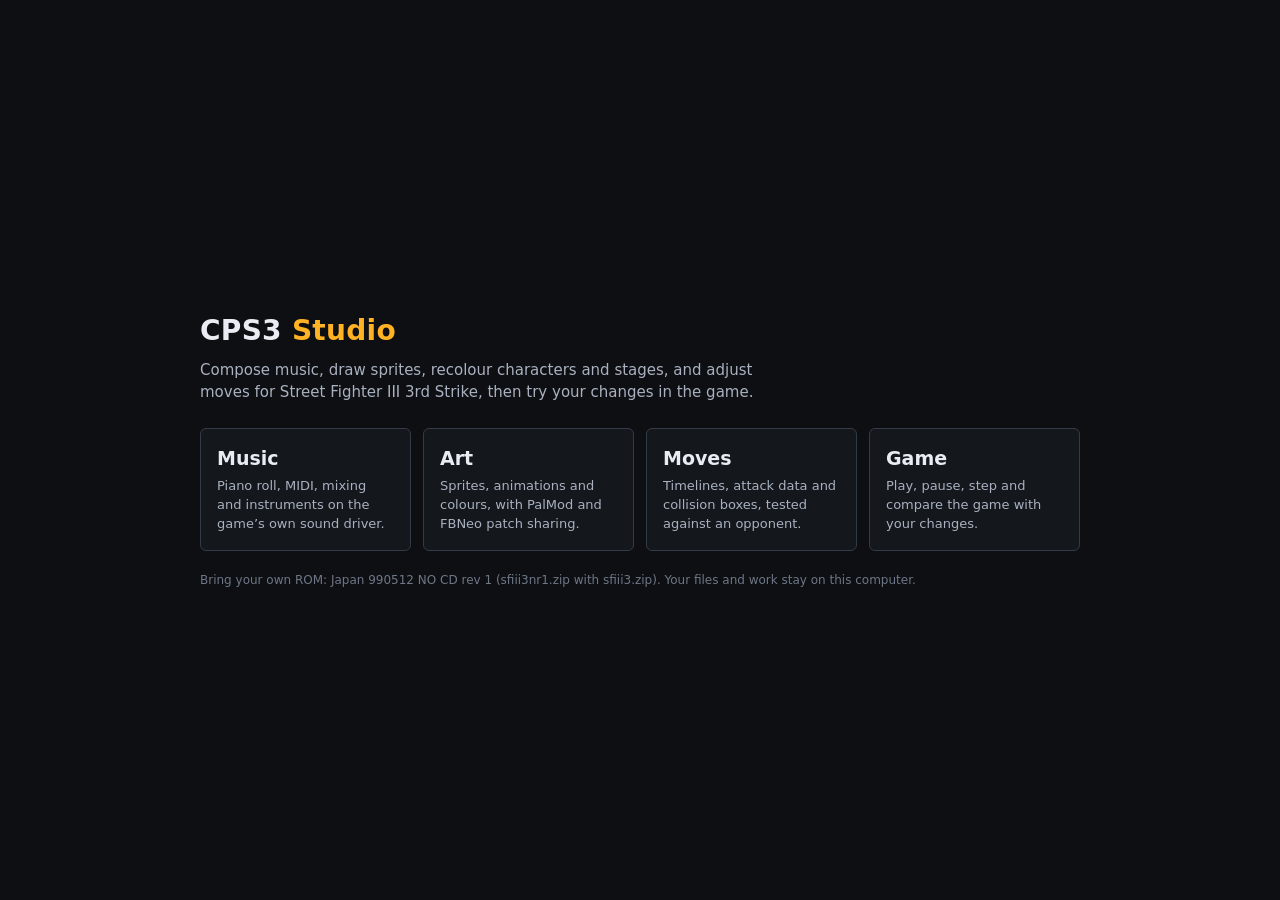
<file: index.html>
<!doctype html>
<html lang="en"><head><meta charset="utf-8"><meta http-equiv="refresh" content="0;url=cps3_studio/index.html"><title>CPS3 Studio</title></head>
<body><p><a href="cps3_studio/index.html">Open CPS3 Studio</a></p></body></html>
</file>
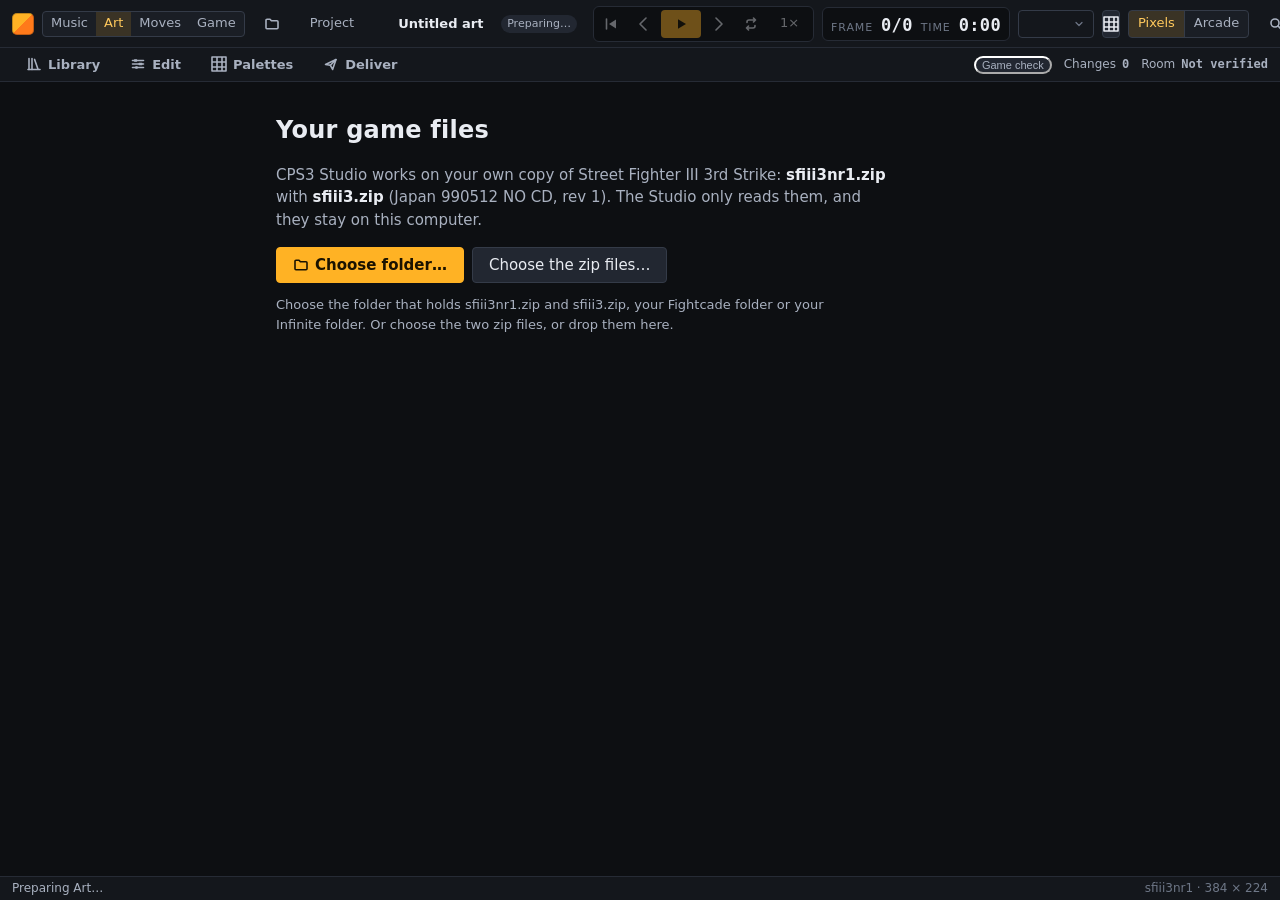
<file: art_editor/index.html>
<!doctype html>
<html lang="en"><head><meta charset="utf-8"><meta name="viewport" content="width=device-width, initial-scale=1"><title>CPS3 Studio &middot; Art</title>
<link rel="stylesheet" href="../studio_kit/kit.css"><link rel="stylesheet" href="studio/art.css"><link rel="stylesheet" href="studio/library.css"><link rel="stylesheet" href="studio/findings.css"><link rel="stylesheet" href="studio/everything.css"><link rel="stylesheet" href="studio/edit.css"><link rel="stylesheet" href="studio/import.css"><link rel="stylesheet" href="studio/palettes.css"><link rel="stylesheet" href="studio/deliver.css"><link rel="stylesheet" href="studio/character/character.css"></head><body><div class="app" id="studio-app">
<div class="topbar"><div class="brand"><span class="mark"></span><span class="wide-only">CPS3 Studio <small>Art</small></span></div><span class="sep"></span>
<input id="project-name" class="field bare project-name" value="Untitled art" aria-label="Project name" data-tip="Project name|Name your artwork project."><span id="saved" class="tag">Preparing&hellip;</span><span class="grow"></span>
<div class="transport"><button class="btn icon" data-action="art.first"></button><button class="btn icon" data-action="art.previous"></button><button id="play" class="btn icon play" data-action="art.play"></button><button class="btn icon" data-action="art.next"></button><button id="loop" class="btn icon" data-action="art.loop"></button><button id="speed" class="btn speed" data-action="art.speed">1×</button></div>
<div class="readout"><small>Frame</small><b id="frame">0/0</b><small>Time</small><b id="time">0:00</b><small class="zoom-label wide-only">Zoom</small><input id="zoom" class="field bare num wide-only" value="800%" aria-label="Zoom" data-tip="Zoom|Type 100 to 6400 per cent. Drawing uses square pixels."></div>
<label class="wide-only" for="colour">Colour</label><select class="field" id="colour" aria-label="Colour"><option>Pens &middot; grey</option></select><button id="every-colour" class="btn icon" aria-label="Every colour" data-tip="Every colour|This frame in each of the character’s colours."></button>
<div class="seg"><button id="pixels" class="on" data-tip="Pixels|Square pixels for drawing.">Pixels</button><button id="arcade" data-tip="Arcade|The screen’s real shape. Pixels are narrower than tall.">Arcade</button></div><button class="btn ghost" data-action="palette.open"><kbd class="wide-only">Ctrl K</kbd></button><button id="settings" class="btn icon ghost" aria-label="Settings" data-tip="Settings|Preview, ROM and local storage settings."></button></div>
<div class="tabs" id="workspaces"><div class="right"><button class="tag" id="game-check" data-tip="Game check|See what your changes need before they go into the game.">Game check</button><span class="budget" data-tip="Changes|Sprites and colours changed in this project.">Changes <b class="num" id="changes">0</b></span><span class="budget" data-tip="Room|Space left in the ROM for your changed sprites, measured after each change. No spare space is assumed.">Room <b class="num" id="room">Not verified</b></span></div></div>
<main id="workspace"></main><footer class="statusbar"><span class="grow hintline" data-status>Preparing Art&hellip;</span><span>sfiii3nr1 &middot; 384 &times; 224</span></footer></div>
<script src="../studio_kit/icons.js"></script><script src="../studio_kit/icons_art.js"></script>
<script src="../studio_kit/kit.js"></script><script src="../studio_kit/panels.js"></script>
<script src="../studio_kit/core/zip.js"></script>
<script src="../studio_kit/core/cps3rom.js"></script>
<script src="../studio_kit/core/sources.js"></script><script src="../studio_kit/core/builder.js"></script><script src="../studio_kit/core/project.js"></script><script src="../studio_kit/project_service.js"></script><script src="../studio_kit/shell.js"></script><script src="../studio_kit/character_projects.js"></script>
<script src="js/limits.js"></script>
<script src="js/codec6.js"></script>
<script src="js/cel.js"></script>
<script src="js/anim.js"></script>
<script src="js/palette.js"></script><script src="js/gill.js"></script><script src="js/extendedcolours.js"></script><script src="js/stagecolours.js"></script>
<script src="js/budget.js"></script>
<script src="js/names.js"></script>
<script src="js/cutcontent.js"></script>
<script src="js/stage.js"></script><script src="js/stage_camera.js"></script>
<script src="js/truecolours.js"></script><script src="studio/everything.js"></script>
<script src="js/census.js"></script>
<script src="js/install.js"></script>
<script src="js/doc.js"></script>
<script src="js/ops.js"></script>
<script src="js/tween.js"></script><script src="js/stretch.js"></script><script src="js/scale.js"></script>
<script src="js/history.js"></script>
<script src="js/png.js"></script>
<script src="js/match.js"></script>
<script src="js/slice.js"></script>
<script src="js/framemap.js"></script>
<script src="js/formats.js"></script>
<script src="js/ramps.js"></script>
<script src="js/palfmt.js"></script><script src="js/palshare.js"></script>
<script src="studio/canvas.js"></script>
<script src="studio/tools.js"></script>
<script src="studio/layers.js"></script>
<script src="studio/penpanel.js"></script>
<script src="studio/preview.js"></script>
<script src="studio/strip.js"></script>
<script src="studio/edit.js"></script>
<script src="studio/import.js"></script>
<script src="../studio_kit/colourpicker.js"></script><script src="studio/palettes.js"></script>
<script src="studio/project_palettes.js"></script>
<script src="js/gamecheck.js"></script>
<script src="js/delivery.js"></script>
<script src="studio/deliver_worker_source.js"></script><script src="studio/census_worker_source.js"></script>
<script src="studio/deliver.js"></script>
<script src="studio/state.js"></script>
<script src="studio/transport.js"></script>
<script src="studio/animation_names.js"></script>
<script src="studio/library.js"></script>
<script src="studio/allcolours.js"></script>
<script src="studio/start.js"></script>
<script src="studio/help.js"></script>
<script src="studio/findings.js"></script>
<script src="studio/discovery_worker_source.js"></script><script src="studio/discovery.js"></script>
<script src="studio/gill.js"></script><script src="studio/character/view.js"></script><script src="studio/character/playback.js"></script><script src="studio/character/workspace.js"></script><script src="studio/character/timeline.js"></script><script src="studio/character/start.js"></script><script src="studio/main.js"></script>
<script src="studio/selftest.js"></script>
</body></html>
</file>
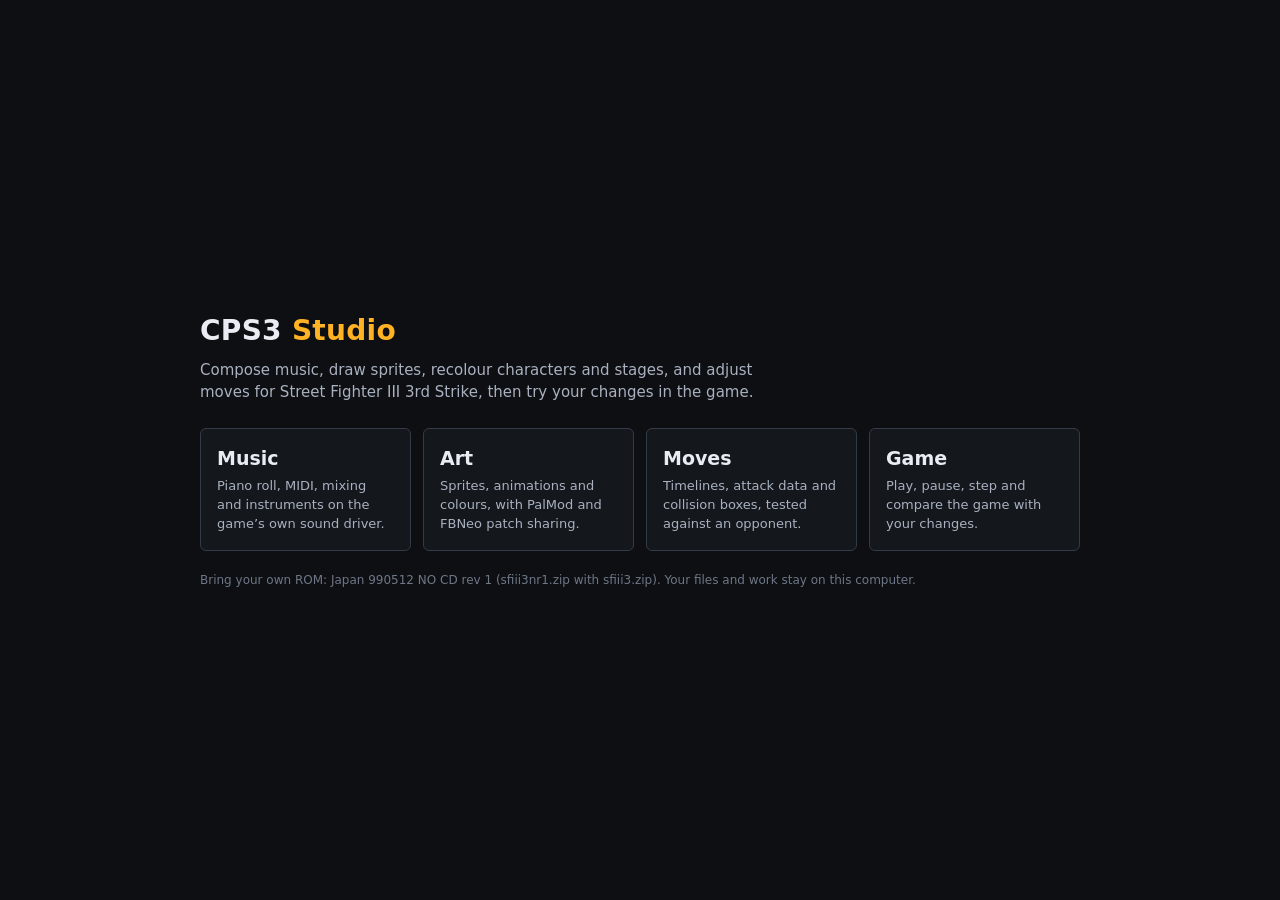
<file: cps3_studio/index.html>
<!doctype html>
<html lang="en"><head><meta charset="utf-8"><meta name="viewport" content="width=device-width, initial-scale=1"><title>CPS3 Studio</title><link rel="stylesheet" href="../studio_kit/kit.css">
<style>
  body { min-height: 100vh; margin: 0; display: flex; align-items: center; justify-content: center; background: var(--bg-0); color: var(--ink); }
  .launch { width: min(880px, calc(100vw - 32px)); padding: 32px 0; }
  .launch h1 { margin: 0; font-size: 28px; letter-spacing: .01em; }
  .launch h1 b { color: var(--accent); }
  .launch .lede { margin: 8px 0 24px; color: var(--ink-2); font-size: var(--t-lg); line-height: 1.5; max-width: 62ch; }
  #modules { display: grid; grid-template-columns: repeat(auto-fit, minmax(190px, 1fr)); gap: 12px; }
  #modules a { display: flex; flex-direction: column; gap: 6px; padding: 16px; min-height: 112px; border: 1px solid var(--line-2); border-radius: var(--r2); background: var(--bg-1); color: var(--ink); text-decoration: none; }
  #modules a:hover, #modules a:focus-visible { border-color: var(--accent); background: var(--bg-2); outline: none; }
  #modules a strong { font-size: var(--t-xl); }
  #modules a span { color: var(--ink-2); font-size: var(--t-md); line-height: 1.45; }
  .launch .foot { margin-top: 20px; color: var(--ink-3); font-size: var(--t-sm); line-height: 1.5; }
  .launch .foot.game { display: flex; flex-wrap: wrap; align-items: center; gap: 6px 10px; }
  .launch .foot.game b { color: var(--ink-2); font-weight: 600; }
  .launch .foot.game .where { overflow-wrap: anywhere; }
  .launch .gamefiles { width: 100%; margin: 20px 0 0; padding: 0; }
</style></head>
<body><main class="launch"><h1>CPS3 <b>Studio</b></h1><p class="lede">Compose music, draw sprites, recolour characters and stages, and adjust moves for Street Fighter III 3rd Strike, then try your changes in the game.</p>
<nav id="modules" aria-label="Studio modules">
<a href="../music_editor/index.html" data-module="music_editor"><strong>Music</strong><span>Piano roll, MIDI, mixing and instruments on the game’s own sound driver.</span></a>
<a href="../art_editor/index.html" data-module="art_editor"><strong>Art</strong><span>Sprites, animations and colours, with PalMod and FBNeo patch sharing.</span></a>
<a href="../move_editor/index.html" data-module="move_editor"><strong>Moves</strong><span>Timelines, attack data and collision boxes, tested against an opponent.</span></a>
<a href="../game_editor/index.html" data-module="game_editor"><strong>Game</strong><span>Play, pause, step and compare the game with your changes.</span></a>
</nav>
<p class="foot">Bring your own ROM: Japan 990512 NO CD rev 1 (sfiii3nr1.zip with sfiii3.zip). Your files and work stay on this computer.</p></main>
<script>
/* A packaged build lists its chosen modules in this page. */
window.CPS3_MODULES = [{ id: 'music_editor', title: 'Music', href: '../music_editor/index.html' }, { id: 'art_editor', title: 'Art', href: '../art_editor/index.html' }, { id: 'move_editor', title: 'Moves', href: '../move_editor/index.html' }, { id: 'game_editor', title: 'Game', href: '../game_editor/index.html' }];
</script><script src="../studio_kit/icons.js"></script><script src="../studio_kit/kit.js"></script><script src="../studio_kit/core/zip.js"></script><script src="../studio_kit/core/cps3rom.js"></script><script src="../studio_kit/core/sources.js"></script><script src="../studio_kit/shell.js"></script>
<script src="../studio_kit/character_projects.js"></script><script>
/* The first run of the local Studio asks for the game files here (Find them automatically / Choose files myself),
   before any module; later visits show which game the Studio uses, with Change. Opened from disk, each module asks. */
(async () => {
  const S = window.CPS3Studio, K = window.Kit, main = document.querySelector('.launch'), title = main.querySelector('h1'), home = [...main.children].filter(n => n !== title);
  const foot = main.querySelector('.foot'), plain = foot.cloneNode(true);
  async function describe() {
    const v = await S.computer(), c = v && v.confirmed, reg = S.sources();
    if (!c) return null;
    const s = reg[c.source], set = v.sets && v.sets.find(x => x.id === c.set);
    const from = c.kind === 'browser' ? 'files you chose' : c.kind === 'fightcade' ? 'Fightcade' : c.kind === 'infinite' ? 'the Infinite client' : 'a folder you chose';
    return { title: s ? s.title : c.source, from, where: c.kind === 'browser' ? '' : (set ? set.client || set.folder : c.folder) || '', missing: c.kind !== 'browser' && !set };
  }
  async function drawFoot() {
    if (!S.served()) { foot.replaceWith(plain); return; }
    await S.confirmKnown(); const d = await describe(); if (!d) return;
    const line = K.el('p.foot.game', null, K.el('span', null, 'Game: ', K.el('b', null, d.title), ', from ' + d.from), d.where ? K.el('span.where', null, d.where) : '',
      d.missing ? K.el('span', { style: 'color: var(--warn)' }, 'These files are no longer there.') : '',
      K.el('button.btn.ghost', { type: 'button', 'data-tip': 'Game files|Choose which game files the Studio uses.', onclick: () => S.changeLocation() }, 'Change…'));
    main.querySelector('.foot').replaceWith(line);
  }
  if (await S.firstRun()) {
    const host = K.el('div'); home.forEach(n => n.remove()); title.after(host);
    S.gameFiles(host, { ready: async () => { host.replaceWith(...home); await drawFoot(); } });
  } else await drawFoot();
  CPS3CharacterProjects.launcher();
})();
</script></body></html>
</file>
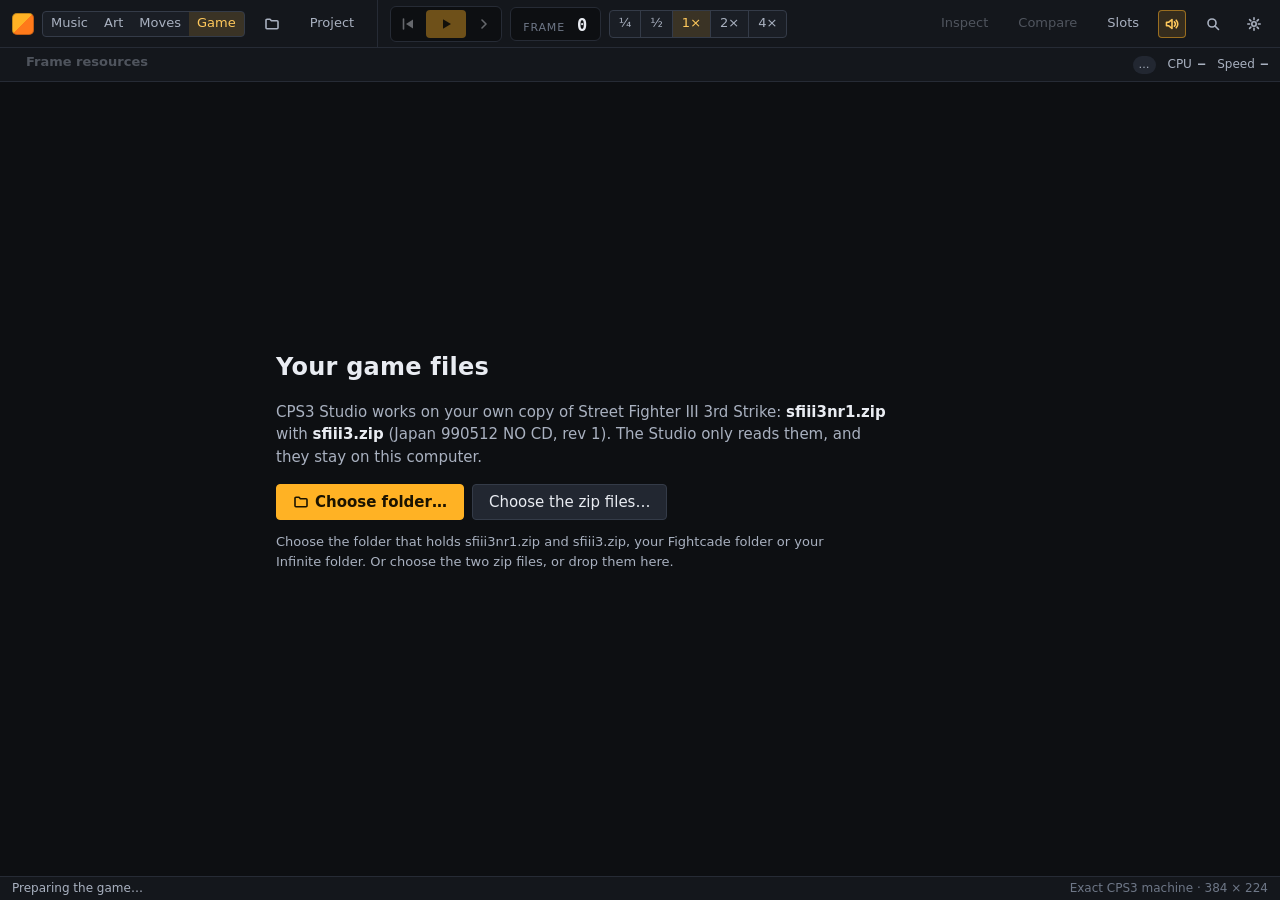
<file: game_editor/index.html>
<!doctype html>
<html lang="en"><head><meta charset="utf-8"><meta name="viewport" content="width=device-width, initial-scale=1"><title>CPS3 Studio &middot; Game</title>
<link rel="stylesheet" href="../studio_kit/kit.css"><link rel="stylesheet" href="studio/game.css"></head><body>
<div class="app" id="studio-app">
  <div class="topbar">
    <div class="brand"><span class="mark"></span><span class="wide-only">CPS3 Studio <small>Game</small></span></div><span class="sep"></span>
    <div class="transport"><button class="btn icon" data-action="game.back"></button><button id="play" class="btn icon play" data-action="game.play"></button><button class="btn icon" data-action="game.step"></button></div>
    <div class="readout"><small>Frame</small><b id="frame">0</b><small class="wide-only">Time</small><b id="time" class="wide-only">0:00</b></div>
    <div class="seg" id="speed" aria-label="Speed"></div>
    <span class="grow"></span>
    <button id="slots" class="btn ghost" data-tip="Save slots|Save or load a moment of the game. Kept on this computer.">Slots</button>
    <button id="sound" class="btn icon ghost" aria-label="Sound" data-tip="Sound|Turn the game’s sound on or off."></button>
    <button class="btn ghost" data-action="palette.open"><kbd class="wide-only">Ctrl K</kbd></button><button id="settings" class="btn icon ghost" aria-label="Settings" data-tip="Settings|Controls, free play, picture size."></button>
  </div>
  <div class="tabs" id="workspaces"><button class="btn ghost" id="resources" data-action="game.resources">Frame resources</button><div class="right"><span class="tag" id="source-tag">&hellip;</span><span class="budget" data-tip="CPU|How busy the game’s processor is this frame, as the emulator counts it. Not a measurement of a real board.">CPU <b class="num" id="cpu">&ndash;</b></span><span class="budget">Speed <b class="num" id="fps">&ndash;</b></span></div></div>
  <main id="workspace"></main>
  <footer class="statusbar"><span class="hintline grow" data-status>Preparing the game&hellip;</span><span id="engine-label">Exact CPS3 machine &middot; 384 &times; 224</span></footer>
</div>
<script src="../studio_kit/icons.js"></script><script src="../studio_kit/kit.js"></script><script src="../studio_kit/panels.js"></script><script src="../studio_kit/core/zip.js"></script><script src="../studio_kit/core/cps3rom.js"></script>
<script src="../studio_kit/game/engine_wasm.js"></script><script src="../studio_kit/game/core.js"></script><script src="../studio_kit/game/start.js"></script><script src="../studio_kit/game/scenarios.js"></script><script src="../studio_kit/game/rom.js"></script><script src="../studio_kit/game/cps3game.js"></script>
<script>window.CPS3_GAME_MODULE = true;</script>
<script src="../studio_kit/core/sources.js"></script><script src="../studio_kit/core/builder.js"></script><script src="../studio_kit/core/project.js"></script><script src="../studio_kit/project_service.js"></script><script src="../studio_kit/shell.js"></script>
<script src="../studio_kit/game/runner.js"></script><script src="../studio_kit/game/comparison.js"></script>
<script src="studio/controls.js"></script><script src="studio/main.js"></script><script src="studio/inspection.js"></script><script src="studio/comparison.js"></script><script src="studio/resources.js"></script>
</body></html>
</file>
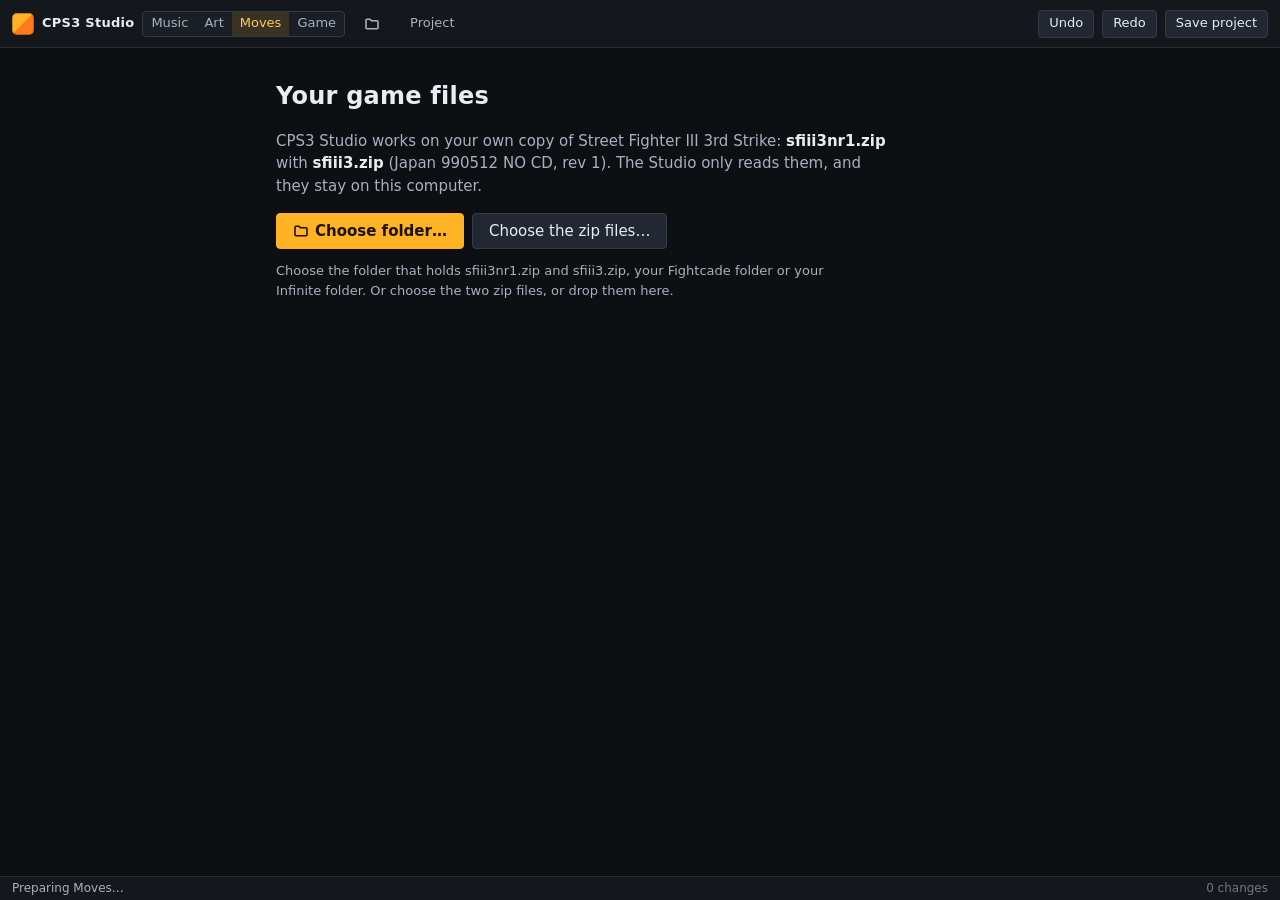
<file: move_editor/index.html>
<!doctype html>
<html lang="en"><head><meta charset="utf-8"><meta name="viewport" content="width=device-width, initial-scale=1"><title>CPS3 Studio · Moves</title>
<link rel="stylesheet" href="../studio_kit/kit.css"><link rel="stylesheet" href="studio/moves.css"></head><body>
<div class="app" id="studio-app">
 <div class="topbar"><div class="brand"><span class="mark"></span>CPS3 Studio <small>Moves</small></div><span class="grow"></span><span id="saved" class="hint" data-tip="Saved|Your changes are saved in this browser as you work."></span><button class="btn" id="undo">Undo</button><button class="btn" id="redo">Redo</button><button class="btn" id="save">Save project</button></div>
 <main id="workspace"></main>
 <footer class="statusbar"><span class="grow hintline" data-kit-status>Preparing Moves…</span><span id="change-count">0 changes</span></footer>
</div>
<script src="../studio_kit/icons.js"></script><script src="../studio_kit/kit.js"></script><script src="../studio_kit/panels.js"></script><script src="../studio_kit/core/zip.js"></script><script src="../studio_kit/core/cps3rom.js"></script>
<script src="../studio_kit/core/sources.js"></script><script src="../studio_kit/core/builder.js"></script><script src="../studio_kit/core/project.js"></script><script src="../studio_kit/project_service.js"></script><script src="../studio_kit/shell.js"></script>
<script src="../art_editor/js/codec6.js"></script><script src="../art_editor/js/cel.js"></script><script src="../art_editor/js/anim.js"></script><script src="../art_editor/js/names.js"></script><script src="../art_editor/js/palette.js"></script><script src="../art_editor/js/extendedcolours.js"></script><script src="../art_editor/studio/animation_names.js"></script>
<script src="../studio_kit/game/engine_wasm.js"></script><script src="../studio_kit/game/core.js"></script><script src="../studio_kit/game/start.js"></script><script src="../studio_kit/game/rom.js"></script><script src="../studio_kit/game/cps3game.js"></script>
<script src="js/schema.js"></script><script src="js/model.js"></script><script src="js/combat.js"></script><script src="studio/combat.js"></script><script src="studio/main.js"></script>
</body></html>
</file>
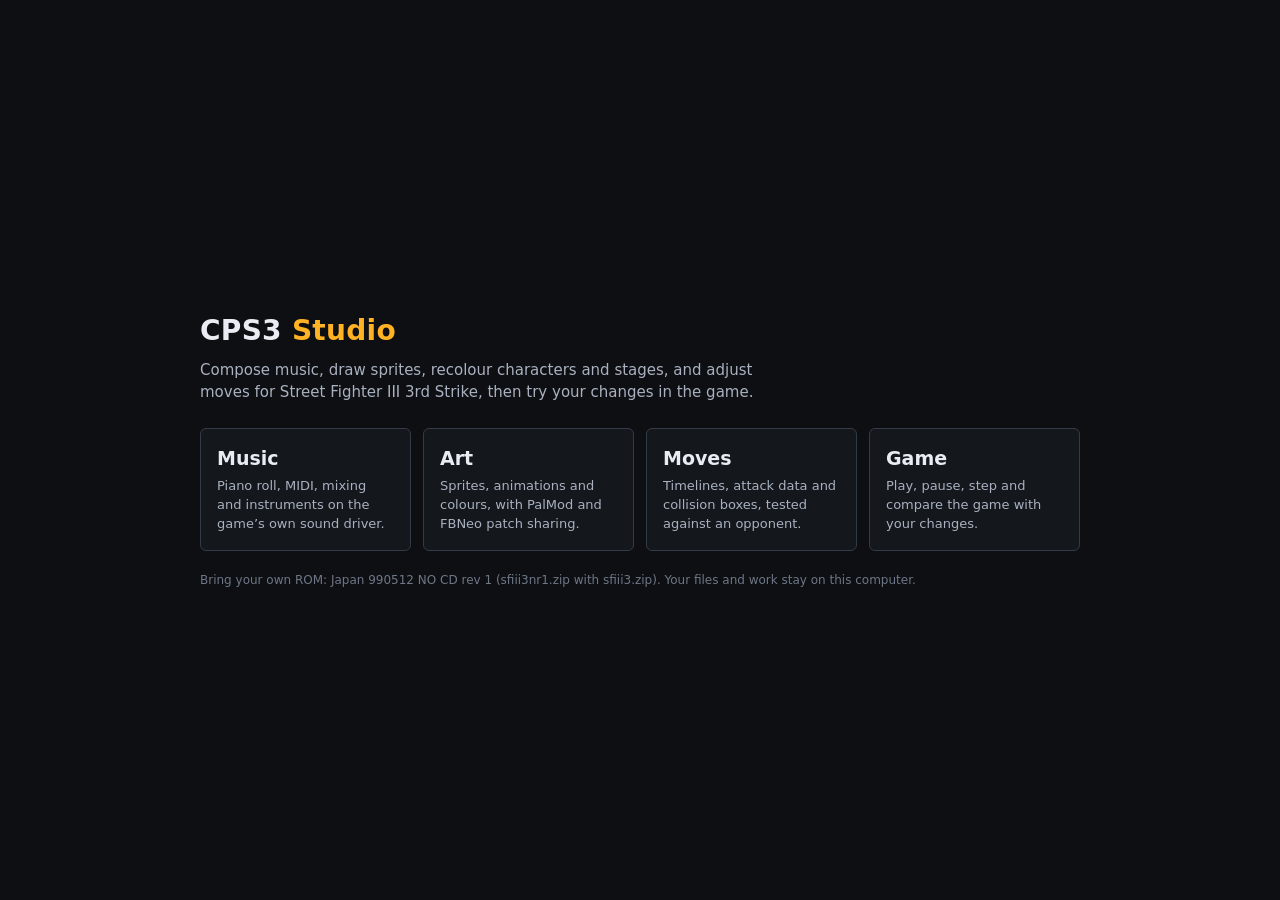
<file: Open CPS3 Studio.html>
<!doctype html><html lang="en"><head><meta charset="utf-8"><meta http-equiv="refresh" content="0;url=cps3_studio/index.html"><title>CPS3 Studio</title></head><body><a href="cps3_studio/index.html">Open CPS3 Studio</a></body></html>
</file>
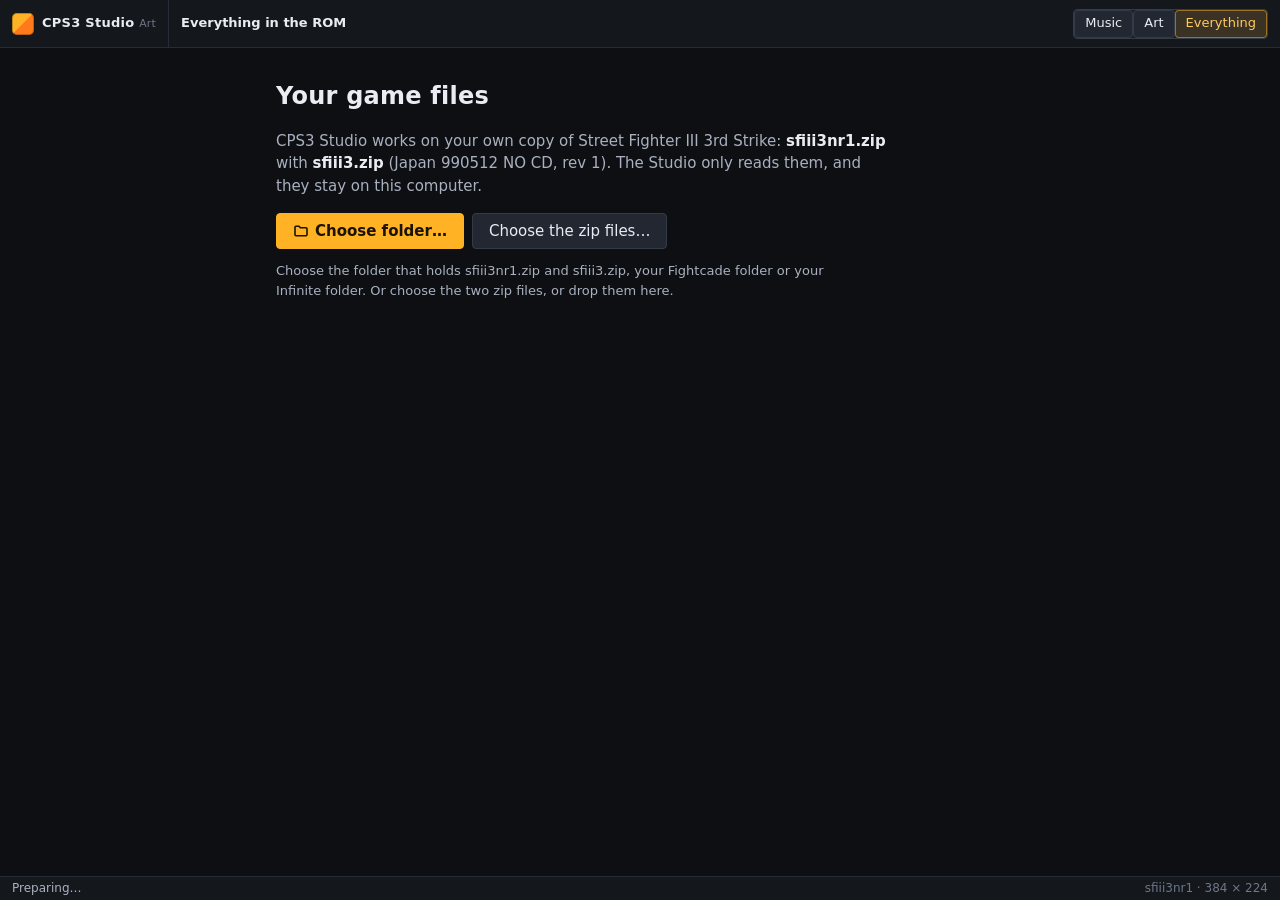
<file: art_editor/everything.html>
<!doctype html>
<html lang="en"><head><meta charset="utf-8"><meta name="viewport" content="width=device-width, initial-scale=1"><title>CPS3 Studio &middot; Art &middot; Everything</title>
<link rel="stylesheet" href="../studio_kit/kit.css"><link rel="stylesheet" href="studio/everything.css">
<style>#workspace{position:relative;min-height:0}.app{grid-template-rows:48px minmax(0,1fr) 24px}.topbar .seg a{text-decoration:none}</style></head><body><div class="app" id="studio-app">
<div class="topbar"><div class="brand"><span class="mark"></span><span>CPS3 Studio <small>Art</small></span></div><span class="sep"></span><b>Everything in the ROM</b><span class="grow"></span>
<nav class="seg" aria-label="Studio mode"><a class="btn" href="../music_editor/index.html" data-tip="Music|Open Music.">Music</a><a class="btn" href="index.html" data-tip="Art|Back to the Art workspaces.">Art</a><a class="btn on" href="everything.html" aria-current="page">Everything</a></nav></div>
<main id="workspace"><div class="empty"><b>Reading every sprite&hellip;</b><p>This takes a few seconds the first time.</p></div></main>
<footer class="statusbar"><span class="grow hintline" data-status>Preparing&hellip;</span><span>sfiii3nr1 &middot; 384 &times; 224</span></footer></div>
<script src="../studio_kit/icons.js"></script><script src="../studio_kit/icons_art.js"></script>
<script src="../studio_kit/kit.js"></script>
<script src="../studio_kit/core/zip.js"></script>
<script src="../studio_kit/core/cps3rom.js"></script>
<script src="../studio_kit/shell.js"></script>
<script src="js/codec6.js"></script><script src="js/cel.js"></script><script src="js/anim.js"></script><script src="js/palette.js"></script><script src="js/names.js"></script><script src="js/cutcontent.js"></script><script src="js/stage.js"></script><script src="js/png.js"></script>
<script src="js/truecolours.js"></script><script src="studio/everything.js"></script>
<script>
(async function () {
  const root = document.getElementById('workspace');
  function boot(rom) {
    Kit.status('Reading every sprite…');
    setTimeout(() => { try { window.everything = ArtEverything.mount(root, { rom }); Kit.status('Every stored sprite is here. Click one to see it; arrows move; type a number to jump.'); } catch (e) { Kit.status(e.message); root.replaceChildren(Object.assign(document.createElement('div'), { className: 'empty', textContent: e.message })); } }, 30);
  }
  CPS3Studio.active = { id: 'art_editor' };
  try { const rom = await CPS3Studio.loadRom({ graphics: true }); if (rom) boot(rom); else CPS3Studio.welcome(root, boot); }
  catch (e) { Kit.status(e.message); CPS3Studio.welcome(root, boot); }
})();
</script></body></html>
</file>
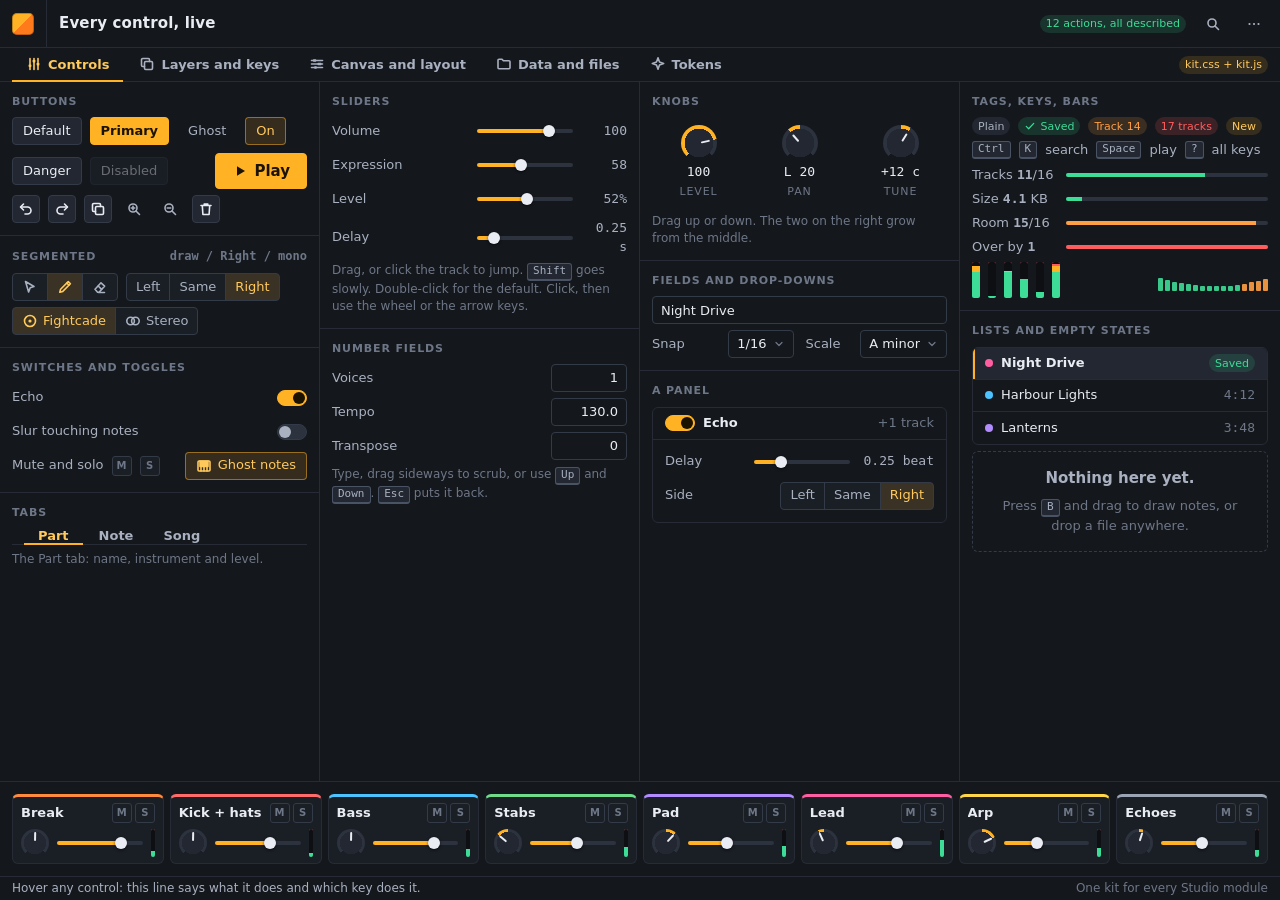
<file: studio_kit/demo.html>
<!doctype html>
<html lang="en">
<head>
<meta charset="utf-8">
<meta name="viewport" content="width=device-width, initial-scale=1">
<title>CPS3 Studio Kit - every control, live</title>
<!-- THE KIT'S REFERENCE PAGE. Every control the kit has, working: kit.css is the look, kit.js is the behaviour. Nothing here is specific to a
     module. Pictures for review: python checks/shot.py ../studio_kit/demo.html [name] [--size 1280x720]; add #tab=layers|canvas|data|tokens and
     &show=tip|menu|select|dialog|confirm|prompt|palette|keymap|toasts to open a layer. #selftest runs the kit's own browser checks. -->
<link rel="stylesheet" href="kit.css">
<style>
  /* layout for this page only: grids, gaps, sizes. Every colour, size of type and shape is a kit token. */
  .pages { display: flex; min-width: 0; min-height: 0; background: var(--bg-0); }
  .page { flex: 1 1 auto; min-width: 0; min-height: 0; display: grid; grid-template-rows: minmax(0, 1fr) auto; }
  .page > .cols { display: grid; min-height: 0; min-width: 0; }
  .cols.c4 { grid-template-columns: repeat(4, minmax(0, 1fr)); }
  .cols.c3 { grid-template-columns: repeat(3, minmax(0, 1fr)); }
  .cols.c2 { grid-template-columns: minmax(0, 1.05fr) minmax(0, 1fr); }
  .col { min-width: 0; min-height: 0; overflow: auto; background: var(--bg-1); border-right: 1px solid var(--line); }
  .col:last-child { border-right: 0; }
  .col > header { display: flex; align-items: center; gap: var(--s2); height: 40px; padding: 0 var(--s3); border-bottom: 1px solid var(--line); }
  .group > h3 .num { text-transform: none; letter-spacing: 0; font-size: var(--t-sm); color: var(--ink-3); }
  .row { display: flex; flex-wrap: wrap; align-items: center; gap: var(--s2); }
  .between { justify-content: space-between; }
  .right-end { margin-left: auto; }
  .val { width: 52px; text-align: right; }
  .lab .slider { width: 120px; }
  .lab .field.num { width: 76px; }
  .knobs { display: grid; grid-template-columns: repeat(3, 1fr); gap: var(--s2); }
  .knobcell { display: flex; flex-direction: column; align-items: center; gap: 2px; padding: var(--s2) 0; }
  .knobcell .knob { width: 40px; height: 40px; }
  .knobcell .num { color: var(--ink); }
  .knobcell small { color: var(--ink-3); font-size: var(--t-xs); text-transform: uppercase; letter-spacing: .08em; white-space: nowrap; }
  .pairs { display: grid; grid-template-columns: 1fr 1fr; gap: var(--s2) var(--s3); }
  .bars { display: grid; grid-template-columns: auto 1fr; gap: 6px var(--s3); align-items: center; }
  .bars .bar { width: 100%; }
  .meters { display: flex; gap: var(--s2); height: 36px; align-items: stretch; }
  .meters .meter { width: 8px; }
  .list { border: 1px solid var(--line); border-radius: var(--r2); overflow: hidden; background: var(--bg-1); }
  .list .list-row:last-child { border-bottom: 0; }
  .list .list-row b { font-weight: 600; }
  .card { border: 1px dashed var(--line-2); border-radius: var(--r2); }
  .card.empty { padding: var(--s4); }
  .val.long { width: 76px; }
  .panel .group { padding: var(--s2) var(--s3) var(--s3); }
  .panel > header b { font-weight: 600; }
  .mini { color: var(--ink-3); }
  /* the foot of the Controls page: a mixer row built from kit controls only */
  .band { display: flex; gap: var(--s3); align-items: center; padding: var(--s3); background: var(--bg-1); border-top: 1px solid var(--line); overflow: hidden; }
  .band.strips { flex-direction: column; align-items: stretch; gap: var(--s2); }
  .strips .row8 { display: grid; grid-template-columns: repeat(8, minmax(0, 1fr)); gap: 6px; }
  .mstrip { display: flex; flex-direction: column; gap: 6px; min-width: 0; padding: 6px 8px; border: 1px solid var(--line); border-top: 3px solid var(--c); border-radius: var(--r2); background: var(--bg-2); }
  .mstrip.muted .low, .mstrip.muted > .top b { opacity: .45; }
  .mstrip .top { display: flex; align-items: center; gap: 3px; }
  .mstrip .top b { flex: 1 1 auto; min-width: 0; font-weight: 600; overflow: hidden; text-overflow: ellipsis; white-space: nowrap; }
  .mstrip .low { display: flex; align-items: center; gap: var(--s2); }
  .mstrip .low .slider { flex: 1 1 auto; min-width: 0; width: auto; }
  .mstrip .low .knob { width: 28px; height: 28px; }
  .mstrip .low .meter { height: 28px; width: 6px; }
  /* layers page */
  .zone { display: flex; align-items: center; justify-content: center; height: 56px; border: 1px dashed var(--line-3); border-radius: var(--r2); color: var(--ink-3); }
  .zone:hover { color: var(--ink-2); border-color: var(--accent); }
  .scopes { display: grid; grid-template-columns: repeat(3, minmax(0, 1fr)); gap: var(--s2); }
  .scope { display: flex; flex-direction: column; gap: 4px; padding: var(--s3); border: 1px solid var(--line-2); border-radius: var(--r2); background: var(--bg-2); min-width: 0; }
  .scope:hover { border-color: var(--line-3); }
  .scope[data-scope]:focus { outline: none; border-color: var(--accent); background: var(--bg-3); }
  .scope b { font-weight: 600; }
  .scope .dim { font-size: var(--t-sm); }
  .scope .num { font-size: var(--t-lg); color: var(--accent-2); }
  .actions .list-row { cursor: pointer; }
  .actions .list-row[aria-disabled=true] { cursor: default; }
  .actions .list-row b { font-weight: 600; flex: none; }
  .actions .list-row small { color: var(--ink-3); white-space: nowrap; overflow: hidden; text-overflow: ellipsis; font-size: var(--t-sm); }
  .actions .list-row .keys { display: flex; gap: var(--s1); flex: none; }
  .actions .list-row .ic { color: var(--ink-3); }
  .actions .list-row.fresh { background: var(--accent-soft); }
  /* canvas and split page */
  .stage { position: relative; min-height: 0; flex: 1 1 auto; overflow: hidden; background: var(--bg-0); }
  .stage > canvas { position: absolute; inset: 0; width: 100%; height: 100%; }
  .col.flexcol { display: flex; flex-direction: column; overflow: hidden; }
  .splitarea { flex: 1 1 auto; display: flex; min-height: 0; background: var(--bg-0); }
  .pane { display: flex; flex-direction: column; align-items: center; justify-content: center; gap: 2px; min-width: 0; min-height: 0; overflow: hidden; color: var(--ink-3); background: var(--bg-1); }
  .pane b { color: var(--ink-2); font-weight: 600; }
  .pane.a { width: 38%; }
  .pane.top { flex: 1 1 auto; }
  .pane.bottom { height: 36%; }
  .splitarea .vbox { flex: 1 1 auto; min-width: 0; }
  .readout.slim { height: 28px; line-height: 28px; }
  .readout.slim b { font-size: var(--t-md); line-height: 28px; }
  /* data page */
  #drop { min-height: 150px; }
  .out { min-height: 88px; padding: var(--s2); border-radius: var(--r1); background: var(--bg-0); border: 1px solid var(--line); color: var(--ink-2); font-family: var(--mono); font-size: var(--t-sm); user-select: text; white-space: pre-wrap; overflow: auto; }
  .fmt { display: grid; grid-template-columns: auto 1fr; gap: 6px var(--s3); align-items: center; }
  .fmt .num { color: var(--ink); }
  /* tokens page */
  .tile { display: grid; grid-template-columns: 24px minmax(0, 1fr) auto; align-items: center; gap: var(--s2); height: 24px; }
  .tile .sw { width: 24px; height: 18px; border-radius: var(--r1); background: var(--c); border: 1px solid var(--line-2); }
  .tile .nm { font-family: var(--mono); font-size: var(--t-sm); color: var(--ink-2); white-space: nowrap; overflow: hidden; text-overflow: ellipsis; }
  .tile .vl { font-family: var(--mono); font-size: var(--t-xs); color: var(--ink-3); white-space: nowrap; }
  .trow { display: grid; grid-template-columns: 52px minmax(0, 1fr) auto; align-items: baseline; gap: var(--s2); }
  .trow .nm { font-family: var(--mono); font-size: var(--t-sm); color: var(--ink-3); }
  .trow .vl { font-family: var(--mono); font-size: var(--t-xs); color: var(--ink-3); }
  .space { display: grid; grid-template-columns: 36px 1fr; align-items: center; gap: var(--s2); }
  .space i { display: block; height: 10px; border-radius: var(--r1); background: var(--accent); opacity: .8; }
  .shapes { display: flex; gap: var(--s4); align-items: center; padding: var(--s2) 0; }
  .shape { width: 52px; height: 40px; background: var(--bg-3); border: 1px solid var(--line-3); display: flex; align-items: center; justify-content: center; color: var(--ink-3); font-family: var(--mono); font-size: var(--t-xs); }
  @media (max-width: 1439px) { .knobcell .knob { width: 36px; height: 36px; } .lab .slider { width: 96px; } .val { width: 46px; } }
</style>
</head>
<body>
<div class="app">

  <div class="topbar">
    <div class="brand"><span class="mark"></span><span class="wide-only">CPS3 Studio <small>Kit</small></span></div>
    <span class="sep"></span>
    <h2>Every control, live</h2>
    <span class="dim wide-only">Click, drag, type, press keys. Hover anything for its tip.</span>
    <span class="grow"></span>
    <span class="tag good" id="count"></span>
    <button class="btn ghost" id="b-palette"><kbd class="wide-only">Ctrl K</kbd></button>
    <button class="btn icon ghost" id="b-more" data-tip="Menu|A menu opened from a button. Press Esc or click away to close it."><svg class="ic"><use href="#i-more"/></svg></button>
  </div>

  <div class="tabs" id="tabs">
    <button data-tab="controls"><svg class="ic"><use href="#i-mix"/></svg>Controls</button>
    <button data-tab="layers"><svg class="ic"><use href="#i-copy"/></svg>Layers and keys</button>
    <button data-tab="canvas"><svg class="ic"><use href="#i-compose"/></svg>Canvas and layout</button>
    <button data-tab="data"><svg class="ic"><use href="#i-folder"/></svg>Data and files</button>
    <button data-tab="tokens"><svg class="ic"><use href="#i-spark"/></svg>Tokens</button>
    <div class="right"><span class="wide-only">Plain script, no dependencies</span><span class="tag accent">kit.css + kit.js</span></div>
  </div>

  <div class="pages">

    <!-- ============================================================================== controls -->
    <section class="page" data-page="controls">
      <div class="cols c4">

        <div class="col">
          <div class="group">
            <h3>Buttons</h3>
            <div class="row">
              <button class="btn" data-tip="Default|The usual button. Hover, press and focus all have a state.">Default</button>
              <button class="btn primary" data-tip="Primary|One per screen: the thing you are most likely to do.">Primary</button>
              <button class="btn ghost" data-tip="Ghost|For a toolbar: no box until you hover.">Ghost</button>
              <button class="btn on" data-tip="On|A button that is switched on.">On</button>
              <button class="btn danger" data-tip="Danger|Turns red on hover. Say what it costs.">Danger</button>
              <button class="btn" disabled>Disabled</button>
              <button class="btn big primary right-end" data-tip="Play|Starts the song from the cursor." data-keys="Space"><svg class="ic"><use href="#i-play"/></svg>Play</button>
            </div>
            <div class="row">
              <button class="btn icon" data-tip="Undo|Steps back one change." data-keys="Ctrl Z"><svg class="ic"><use href="#i-undo"/></svg></button>
              <button class="btn icon" data-tip="Redo|Puts the change back." data-keys="Ctrl Shift Z"><svg class="ic"><use href="#i-redo"/></svg></button>
              <button class="btn icon" data-tip="Copy|Copies the selection."><svg class="ic"><use href="#i-copy"/></svg></button>
              <button class="btn icon ghost" data-tip="Zoom in|Shows less, bigger."><svg class="ic"><use href="#i-zoomin"/></svg></button>
              <button class="btn icon ghost" data-tip="Zoom out|Shows more, smaller."><svg class="ic"><use href="#i-zoomout"/></svg></button>
              <button class="btn icon danger" data-tip="Delete|Removes it for good." data-keys="Delete"><svg class="ic"><use href="#i-trash"/></svg></button>
            </div>
          </div>
          <div class="group">
            <h3>Segmented <span class="num" id="seg-out"></span></h3>
            <div class="row">
              <div id="seg-tools"></div>
              <div id="seg-side"></div>
            </div>
            <div class="row"><div id="seg-mon"></div></div>
          </div>
          <div class="group">
            <h3>Switches and toggles</h3>
            <label class="lab"><span>Echo</span><span class="switch on" id="sw-echo"></span></label>
            <label class="lab"><span>Slur touching notes</span><span class="switch" id="sw-slur"></span></label>
            <div class="row">
              <span class="dim">Mute and solo</span>
              <button class="tog mute" id="t-mute" data-tip="Mute|Silences this part.">M</button>
              <button class="tog solo" id="t-solo" data-tip="Solo|Plays only this part.">S</button>
              <button class="btn ghost right-end" id="t-ghost" data-tip="Ghost notes|Shows the other parts, faint."><svg class="ic"><use href="#i-piano"/></svg>Ghost notes</button>
            </div>
          </div>
          <div class="group">
            <h3>Tabs</h3>
            <div class="tabs" id="mini-tabs">
              <button data-tab="part">Part</button><button data-tab="note">Note</button><button data-tab="song">Song</button>
            </div>
            <p class="hint" id="mt-part">The Part tab: name, instrument and level.</p>
            <p class="hint" id="mt-note" hidden>The Note tab: pitch, start and length of what is selected.</p>
            <p class="hint" id="mt-song" hidden>The Song tab: tempo, key, loop and sections.</p>
          </div>
        </div>

        <div class="col">
          <div class="group">
            <h3>Sliders</h3>
            <label class="lab"><span>Volume</span><span class="hbox"><input type="range" class="slider" id="s-vol"><span class="num dim val" id="s-vol-v"></span></span></label>
            <label class="lab"><span>Expression</span><span class="hbox"><input type="range" class="slider" id="s-exp"><span class="num dim val" id="s-exp-v"></span></span></label>
            <label class="lab"><span>Level</span><span class="hbox"><input type="range" class="slider" id="s-mix"><span class="num dim val" id="s-mix-v"></span></span></label>
            <label class="lab"><span>Delay</span><span class="hbox"><input type="range" class="slider" id="s-time"><span class="num dim val" id="s-time-v"></span></span></label>
            <p class="hint">Drag, or click the track to jump. <kbd>Shift</kbd> goes slowly. Double-click for the default. Click, then use the wheel or the arrow keys.</p>
          </div>
          <div class="group">
            <h3>Number fields</h3>
            <label class="lab"><span>Voices</span><input class="field num" id="n-voices" value="1"></label>
            <label class="lab"><span>Tempo</span><input class="field num" id="n-tempo" value="130.0"></label>
            <label class="lab"><span>Transpose</span><input class="field num" id="n-trans" value="0"></label>
            <p class="hint">Type, drag sideways to scrub, or use <kbd>Up</kbd> and <kbd>Down</kbd>. <kbd>Esc</kbd> puts it back.</p>
          </div>
        </div>

        <div class="col">
          <div class="group">
            <h3>Knobs</h3>
            <div class="knobs">
              <div class="knobcell"><span class="knob" id="k-level"></span><span class="num" id="k-level-v"></span><small>Level</small></div>
              <div class="knobcell"><span class="knob bi" id="k-pan"></span><span class="num" id="k-pan-v"></span><small>Pan</small></div>
              <div class="knobcell"><span class="knob bi" id="k-tune"></span><span class="num" id="k-tune-v"></span><small>Tune</small></div>
            </div>
            <p class="hint">Drag up or down. The two on the right grow from the middle.</p>
          </div>
          <div class="group">
            <h3>Fields and drop-downs</h3>
            <input class="field wide" id="f-name" placeholder="Name your song" value="Night Drive">
            <div class="pairs">
              <label class="lab"><span>Snap</span><select class="field" id="sel-snap"><option>1/4</option><option>1/8</option><option selected>1/16</option><option>1/32</option><option>Off</option></select></label>
              <label class="lab"><span>Scale</span><select class="field" id="sel-scale"><option>Chromatic</option><option selected>A minor</option><option>C major</option><option>D dorian</option></select></label>
            </div>
          </div>
          <div class="group">
            <h3>A panel</h3>
            <div class="panel">
              <header><span class="switch on" id="sw-panel"></span><b>Echo</b><span class="grow"></span><span class="mini">+1 track</span></header>
              <div class="group">
                <label class="lab"><span>Delay</span><span class="hbox"><input type="range" class="slider" id="s-pdelay"><span class="num dim val long" id="s-pdelay-v"></span></span></label>
                <label class="lab"><span>Side</span><div id="seg-pside"></div></label>
              </div>
            </div>
          </div>
        </div>

        <div class="col">
          <div class="group">
            <h3>Tags, keys, bars</h3>
            <div class="row">
              <span class="tag">Plain</span><span class="tag good"><svg class="ic" style="width: 12px; height: 12px"><use href="#i-check"/></svg>Saved</span><span class="tag warn">Track 14</span><span class="tag bad">17 tracks</span><span class="tag accent">New</span>
            </div>
            <div class="row"><kbd>Ctrl</kbd><kbd>K</kbd><span class="dim">search</span><kbd>Space</kbd><span class="dim">play</span><kbd>?</kbd><span class="dim">all keys</span></div>
            <div class="bars">
              <span class="dim">Tracks <b class="num">11</b>/16</span><span class="bar" style="--v: .69"><i></i></span>
              <span class="dim">Size <b class="num">4.1</b> KB</span><span class="bar" style="--v: .08"><i></i></span>
              <span class="dim">Room <b class="num">15</b>/16</span><span class="bar warn" style="--v: .94"><i></i></span>
              <span class="dim">Over by <b class="num">1</b></span><span class="bar bad" style="--v: 1"><i></i></span>
            </div>
            <div class="row between">
              <div class="meters" id="meters"></div>
              <div class="voices" id="voices"></div>
            </div>
          </div>
          <div class="group">
            <h3>Lists and empty states</h3>
            <div class="list" id="list">
              <div class="list-row on"><span class="dot" style="background: var(--role-lead)"></span><b>Night Drive</b><span class="grow"></span><span class="tag good">Saved</span></div>
              <div class="list-row"><span class="dot" style="background: var(--role-bass)"></span><span>Harbour Lights</span><span class="grow"></span><span class="faint num">4:12</span></div>
              <div class="list-row"><span class="dot" style="background: var(--role-pad)"></span><span>Lanterns</span><span class="grow"></span><span class="faint num">3:48</span></div>
            </div>
            <div class="card empty"><b>Nothing here yet.</b><span>Press <kbd>B</kbd> and drag to draw notes, or drop a file anywhere.</span></div>
          </div>
        </div>

      </div>
      <div class="band strips">
        <h3 class="wide-only">Together: a mixer row, built from kit controls only</h3>
        <div class="row8" id="strips"></div>
      </div>
    </section>

    <!-- ================================================================================ layers -->
    <section class="page" data-page="layers" hidden>
      <div class="cols c2">
        <div class="col">
          <div class="group">
            <h3>Tooltips</h3>
            <p class="hint">Rest the pointer on a control for half a second. Moving to the next one is instant. The status line says the same.</p>
            <div class="row">
              <button class="btn" data-tip="Name only">Name only</button>
              <button class="btn" id="b-tip" data-tip="Echo|A quieter, later copy of this part on its own track: how Capcom fakes reverb.|Costs one track per voice." data-keys="E">With everything</button>
              <button class="btn" data-tip="Quantize|Snaps the notes to the grid." data-keys="Q"><svg class="ic"><use href="#i-quantize"/></svg>Quantize</button>
              <button class="btn ghost" data-tip="Near an edge|A tip flips and slides so it never runs off the screen or covers the control it is about.">Near an edge</button>
            </div>
          </div>
          <div class="group">
            <h3>Menus</h3>
            <div class="row">
              <button class="btn" id="b-menu"><svg class="ic"><use href="#i-more"/></svg>Open a menu</button>
              <button class="btn" id="b-select-menu">A menu from the keyboard</button>
            </div>
            <div class="zone" id="zone">Right-click here for a menu at the pointer</div>
          </div>
          <div class="group">
            <h3>Dialogs</h3>
            <div class="row">
              <button class="btn" id="b-dialog">Dialog</button>
              <button class="btn" id="b-confirm">Confirm</button>
              <button class="btn" id="b-danger">Confirm a deletion</button>
              <button class="btn" id="b-prompt">Prompt</button>
              <button class="btn" id="b-palette2" data-tip="Command palette|Searches every command, and what the modules add, by any letters of the name." data-keys="Ctrl K"><svg class="ic"><use href="#i-search"/></svg>Palette</button>
              <button class="btn" id="b-keymap" data-tip="Keyboard shortcuts|Lists every key." data-keys="?">Key map</button>
            </div>
          </div>
          <div class="group">
            <h3>Toasts</h3>
            <div class="row">
              <button class="btn" id="b-t-info">Info</button>
              <button class="btn" id="b-t-good">Done</button>
              <button class="btn" id="b-t-warn">Warning</button>
              <button class="btn" id="b-t-bad">Problem</button>
              <button class="btn" id="b-t-act">With an action</button>
            </div>
          </div>
          <div class="group">
            <h3>The same key, depending on where you are</h3>
            <div class="scopes">
              <div class="scope" tabindex="0" data-scope="roll" data-status="Piano roll|Click here, then press Up or Down: the note moves."><b>Piano roll</b><span class="dim">Up and Down move the note</span><span class="num" id="sc-roll"></span></div>
              <div class="scope" tabindex="0" data-scope="mixer" data-status="Mixer|Click here, then press Up or Down: the fader moves."><b>Mixer</b><span class="dim">Up and Down move the fader</span><span class="num" id="sc-mixer"></span></div>
              <label class="scope"><b>Typing</b><span class="dim">Space, Q and L stay letters in a field</span><input class="field wide" id="sc-text" placeholder="Type here"></label>
            </div>
          </div>
        </div>
        <div class="col actions">
          <header><h3 class="grow">Actions</h3><span class="dim" id="last">Press a key, click a row, or press <kbd>Ctrl K</kbd>.</span></header>
          <div class="group">
            <h3>Buttons that follow an action</h3>
            <div class="row" id="bound"></div>
            <label class="lab"><span>Allow Save</span><span class="switch on" id="sw-save"></span></label>
            <p class="hint">Switch it off: Save dims and its key stops, but its tip still says what it does.</p>
          </div>
          <div class="group" style="padding: 0">
            <div id="actions"></div>
          </div>
        </div>
      </div>
      <div class="band"><span class="dim">One registry: a button, a menu row, a shortcut and a palette row are the same action.</span><span class="grow"></span><kbd>Ctrl K</kbd><span class="dim">palette</span><kbd>?</kbd><span class="dim">key map</span><kbd>Esc</kbd><span class="dim">closes the top layer</span></div>
    </section>

    <!-- ================================================================================ canvas -->
    <section class="page" data-page="canvas" hidden>
      <div class="cols c2">
        <div class="col flexcol">
          <header><h3 class="grow">Split panes</h3><span class="dim wide-only">Drag a line. Double-click resets. Arrow keys move it. The size is remembered.</span></header>
          <div class="splitarea" id="splitarea">
            <div class="pane a" id="paneA"><b>Left pane</b><span class="num" id="sizeA"></span></div>
            <div class="splitter v" id="sp1"></div>
            <div class="vbox">
              <div class="pane top" id="paneTop"><b>Top pane</b><span class="num" id="sizeTop"></span></div>
              <div class="splitter h" id="sp2"></div>
              <div class="pane bottom" id="paneBottom"><b>Bottom pane</b><span class="num" id="sizeBottom"></span></div>
            </div>
          </div>
        </div>
        <div class="col flexcol">
          <header><h3 class="grow">Canvas, drag and wheel</h3><div class="readout slim"><small>Bar</small><b id="c-pos"></b><small>Zoom</small><b id="c-zoom"></b></div></header>
          <div class="stage" id="stage"><canvas id="cv"></canvas></div>
          <div class="group" style="border-top: 1px solid var(--line)">
            <p class="hint">Drawn in device pixels, redrawn when the window changes. Drag on it to move the playhead, which lives on its own layer. Wheel scrolls, <kbd>Shift</kbd> and wheel scrolls sideways, <kbd>Ctrl</kbd> and wheel (or a pinch) zooms at the pointer.</p>
          </div>
        </div>
      </div>
      <div class="band"><span class="dim">Size in CSS pixels</span><b class="num" id="c-size"></b><span class="dim">Device pixels</span><b class="num" id="c-dev"></b><span class="grow"></span><span class="dim">Colours come from the --cv-* tokens, read with Kit.css.</span></div>
    </section>

    <!-- ================================================================================== data -->
    <section class="page" data-page="data" hidden>
      <div class="cols c3">
        <div class="col">
          <div class="group">
            <h3>Storage <span class="tag" id="store-mode"></span></h3>
            <p class="hint">Kit.store is IndexedDB (database cps3studio); the same calls work in memory where a browser refuses it. Kit.pref keeps small settings.</p>
            <label class="lab"><span>Key</span><input class="field" id="d-key" value="song"></label>
            <label class="lab"><span>Value</span><input class="field" id="d-val" value="Night Drive"></label>
            <div class="row"><button class="btn" id="d-set">Save</button><button class="btn" id="d-get">Load</button><button class="btn" id="d-del">Delete</button></div>
            <div class="out" id="d-out">Nothing yet.</div>
          </div>
          <div class="group">
            <h3>Stored under this store <span class="num" id="d-count"></span></h3>
            <div class="list" id="d-list"></div>
          </div>
          <div class="group">
            <h3>Remembered setting</h3>
            <label class="lab"><span>Keep this switch after a reload</span><span class="switch" id="sw-pref"></span></label>
          </div>
        </div>
        <div class="col">
          <div class="group">
            <h3>Files</h3>
            <div class="dropzone" id="drop"><b>Drop a file here</b><span>Any file; it is read here and goes nowhere.</span></div>
            <div class="row"><button class="btn" id="f-pick"><svg class="ic"><use href="#i-import"/></svg>Open a file</button><button class="btn" id="f-dl"><svg class="ic"><use href="#i-export"/></svg>Download a file</button><button class="btn" id="f-dir"><svg class="ic"><use href="#i-folder"/></svg>Write into a folder</button></div>
            <div class="out" id="f-out">No file yet.</div>
          </div>
        </div>
        <div class="col">
          <div class="group">
            <h3>Formatting</h3>
            <label class="lab"><span>Ticks</span><input class="field num" id="m-ticks" value="1656"></label>
            <label class="lab"><span>Note number</span><input class="field num" id="m-note" value="61"></label>
            <label class="lab"><span>Bytes</span><input class="field num" id="m-bytes" value="192922"></label>
            <label class="lab"><span>Seconds</span><input class="field num" id="m-secs" value="83.4"></label>
            <label class="lab"><span>A note by name</span><input class="field num" id="m-byname" value="C#4"></label>
            <div class="fmt">
              <span class="dim">Bar.beat.tick</span><b class="num" id="m-pos"></b>
              <span class="dim">Note name</span><b class="num" id="m-name"></b>
              <span class="dim">Size</span><b class="num" id="m-size"></b>
              <span class="dim">Time</span><b class="num" id="m-time"></b>
              <span class="dim">With commas</span><b class="num" id="m-int"></b>
              <span class="dim">Name as a number</span><b class="num" id="m-num"></b>
            </div>
          </div>
        </div>
      </div>
      <div class="band"><span class="dim">Everything here stays in this browser. Nothing is uploaded.</span></div>
    </section>

    <!-- ================================================================================ tokens -->
    <section class="page" data-page="tokens" hidden>
      <div class="cols c4">
        <div class="col">
          <div class="group"><h3>Surfaces and lines</h3><div id="tk-surf"></div></div>
          <div class="group"><h3>Text</h3><div id="tk-ink"></div></div>
          <div class="group"><h3>Shape and shadow</h3><div class="shapes"><span class="shape" style="border-radius: var(--r1)">r1</span><span class="shape" style="border-radius: var(--r2)">r2</span><span class="shape" style="border-radius: var(--r3)">r3</span><span class="shape" style="box-shadow: var(--shadow)">shadow</span></div></div>
        </div>
        <div class="col">
          <div class="group"><h3>Meaning</h3><div id="tk-mean"></div></div>
          <div class="group"><h3>What a part does</h3><div id="tk-role"></div></div>
        </div>
        <div class="col">
          <div class="group"><h3>For canvas drawing</h3><div id="tk-cv"></div></div>
        </div>
        <div class="col">
          <div class="group"><h3>Type</h3><div class="stack" id="tk-type"></div></div>
          <div class="group"><h3>Space</h3><div class="stack" id="tk-space"></div></div>
        </div>
      </div>
      <div class="band"><span class="dim">Modules use these names and nothing else: no colour, size of type, radius or shadow of their own. Hover a swatch for its value.</span></div>
    </section>

  </div>

  <div class="statusbar">
    <span class="hintline"></span>
    <span class="grow"></span>
    <span>One kit for every Studio module</span>
  </div>
</div>

<script src="icons.js"></script>
<script src="kit.js"></script>
<script>
/* the demo: wires every control of the page above and shows each layer of the kit */
(function () {
  'use strict';
  const $ = (id) => document.getElementById(id);
  const clamp = Kit.clamp;
  const say = (text) => Kit.toast(text, { ms: 2200 });
  const frag = new URLSearchParams(location.hash.replace(/^#/, ''));
  Kit.status('Hover any control: this line says what it does and which key does it.');

  /* ---- actions: one registry for buttons, menus, keys and the palette ------------------------------- */
  let canSave = true, playing = false, looping = true;
  const fresh = (id) => { $('last').textContent = 'Last: ' + Kit.action.get(id).title; const row = document.querySelector(`[data-action="${id}"]`); if (row) { row.classList.add('fresh'); setTimeout(() => row.classList.remove('fresh'), 450); } };
  Kit.action({ id: 'demo.save', title: 'Save', hint: 'Writes the song into this browser.', keys: 'Ctrl S', group: 'File', icon: 'save', enabled: () => canSave, run: () => { fresh('demo.save'); say('Saved.'); } });
  Kit.action({ id: 'demo.undo', title: 'Undo', hint: 'Steps back one change.', keys: 'Ctrl Z', group: 'Edit', icon: 'undo', run: () => { fresh('demo.undo'); say('Undone.'); } });
  Kit.action({ id: 'demo.redo', title: 'Redo', hint: 'Puts the change back.', keys: 'Ctrl Shift Z, Ctrl Y', group: 'Edit', icon: 'redo', run: () => { fresh('demo.redo'); say('Redone.'); } });
  Kit.action({ id: 'demo.play', title: 'Play', hint: 'Starts and stops the song.', keys: 'Space', group: 'Transport', icon: 'play', checked: () => playing, run: () => { playing = !playing; fresh('demo.play'); } });
  Kit.action({ id: 'demo.loop', title: 'Loop', hint: 'Plays the chosen range again and again.', keys: 'L', group: 'Transport', icon: 'loop', checked: () => looping, run: () => { looping = !looping; fresh('demo.loop'); } });
  Kit.action({ id: 'demo.quantize', title: 'Quantize', hint: 'Snaps the selected notes to the grid.', note: 'Works on the notes you have selected.', keys: 'Q', group: 'Edit', icon: 'quantize', run: () => { fresh('demo.quantize'); say('Notes snapped.'); } });
  /* the same keys mean different things in different places: a scope on the action, a data-scope on the region */
  let pitch = 60, fader = 100;
  const showScopes = () => { $('sc-roll').textContent = Kit.fmt.note(pitch) + '  ' + pitch; $('sc-mixer').textContent = String(fader); };
  Kit.action({ id: 'demo.noteup', title: 'Note up', hint: 'Moves the selected note up one semitone.', keys: 'Up', scope: 'roll', repeat: true, group: 'Piano roll', run: () => { pitch = Math.min(127, pitch + 1); showScopes(); fresh('demo.noteup'); } });
  Kit.action({ id: 'demo.notedown', title: 'Note down', hint: 'Moves the selected note down one semitone.', keys: 'Down', scope: 'roll', repeat: true, group: 'Piano roll', run: () => { pitch = Math.max(0, pitch - 1); showScopes(); fresh('demo.notedown'); } });
  Kit.action({ id: 'demo.faderup', title: 'Fader up', hint: 'Raises the volume of the selected part.', keys: 'Up', scope: 'mixer', repeat: true, group: 'Mixer', run: () => { fader = Math.min(127, fader + 1); showScopes(); fresh('demo.faderup'); } });
  Kit.action({ id: 'demo.faderdown', title: 'Fader down', hint: 'Lowers the volume of the selected part.', keys: 'Down', scope: 'mixer', repeat: true, group: 'Mixer', run: () => { fader = Math.max(0, fader - 1); showScopes(); fresh('demo.faderdown'); } });
  showScopes();
  const bound = $('bound');
  for (const [id, cls, label] of [['demo.undo', 'btn icon'], ['demo.redo', 'btn icon'], ['demo.play', 'btn icon'], ['demo.loop', 'btn icon'], ['demo.quantize', 'btn ghost', true], ['demo.save', 'btn primary', true]]) {
    const b = Kit.el('button', { class: cls }); bound.append(b); Kit.bind(b, id, { chip: !!label, label: !!label });
  }
  Kit.bind($('b-palette'), 'palette.open', { fill: false });
  $('b-palette').prepend(Kit.icon('search'));
  Kit.toggle($('sw-save'), { value: true, onChange: (on) => { canSave = on; Kit.refresh(true); } });
  /* the list of every registered action: a click runs it */
  const list = $('actions');
  const isFnLike = (f) => typeof f === 'function';
  const off = (a) => !!(a && isFnLike(a.enabled) && !a.enabled());
  function drawActions() {
    list.replaceChildren();
    for (const a of Kit.actions()) {
      list.append(Kit.el('div.list-row', { 'data-action': a.id, 'aria-disabled': off(a) ? 'true' : null, onclick: () => Kit.run(a.id) },
        a.icon ? Kit.icon(a.icon) : null, Kit.el('b', null, a.title), Kit.el('small.grow', null, a.hint), Kit.el('span.tag', null, a.group),
        Kit.el('span.keys', null, a.keys.map((k) => Kit.el('kbd', null, Kit.keys.label(k))))));
    }
    $('count').textContent = Kit.actions().length + ' actions, all described';
  }
  drawActions();
  setInterval(() => { for (const row of list.children) { if (off(Kit.action.get(row.dataset.action))) row.setAttribute('aria-disabled', 'true'); else row.removeAttribute('aria-disabled'); } }, 300);
  Kit.paletteSource((q) => ['Night Drive', 'Harbour Lights', 'Lanterns', 'Last Stage'].map((n) => ({ title: n, hint: 'Open this song', group: 'Songs', icon: 'note', run: () => say('Opening ' + n + '.') })));

  /* ---- controls: segmented, switches, tabs, sliders, knobs, numbers, selects ------------------------- */
  let tool = 'draw', side = 'Right', mon = 'mono';
  const segOut = () => { $('seg-out').textContent = `${tool} / ${side} / ${mon}`; };
  Kit.seg($('seg-tools'), [{ value: 'select', icon: 'select', tip: 'Select|Pick notes and move them.', keys: 'V' }, { value: 'draw', icon: 'draw', tip: 'Draw|Drag to add a note.', keys: 'B' }, { value: 'erase', icon: 'erase', tip: 'Erase|Click a note to remove it.', keys: 'E' }], (v) => { tool = v; segOut(); }, { value: 'draw' });
  Kit.seg($('seg-side'), ['Left', 'Same', 'Right'], (v) => { side = v; segOut(); }, { value: 'Right' });
  Kit.seg($('seg-mon'), [{ value: 'mono', label: 'Fightcade', icon: 'mono', showLabel: true, tip: 'Fightcade|Mono: what every player hears.' }, { value: 'stereo', label: 'Stereo', icon: 'stereo', showLabel: true, tip: 'Stereo|What the pans do on a board set to stereo.' }], (v) => { mon = v; segOut(); }, { value: 'mono' });
  segOut();
  Kit.toggle($('sw-echo'), { value: true, label: 'Echo' });
  Kit.toggle($('sw-slur'), { value: false, label: 'Slur touching notes' });
  Kit.toggle($('t-mute')); Kit.toggle($('t-solo')); Kit.toggle($('t-ghost'), { value: true });
  Kit.tabs($('mini-tabs'), { value: 'part', panels: { part: $('mt-part'), note: $('mt-note'), song: $('mt-song') } });

  Kit.slider($('s-vol'), { min: 0, max: 127, step: 1, value: 100, def: 100, readout: $('s-vol-v'), label: 'Volume' });
  Kit.slider($('s-exp'), { min: 0, max: 127, step: 1, value: 58, def: 127, readout: $('s-exp-v'), label: 'Expression' });
  Kit.slider($('s-mix'), { min: 0, max: 1, step: 0.01, value: 0.52, def: 0.5, format: Kit.fmt.pct, readout: $('s-mix-v'), label: 'Level' });
  Kit.slider($('s-time'), { min: 0, max: 2, step: 0.05, value: 0.25, def: 0.25, format: (v) => v.toFixed(2) + ' s', readout: $('s-time-v'), label: 'Delay' });
  Kit.slider($('s-pdelay'), { min: 0, max: 1, step: 0.125, value: 0.25, def: 0.25, format: (v) => v + ' beat', readout: $('s-pdelay-v'), label: 'Delay' });
  Kit.seg($('seg-pside'), ['Left', 'Same', 'Right'], null, { value: 'Right' });
  Kit.toggle($('sw-panel'), { value: true, label: 'Echo' });

  const knobText = (id, fmt) => (v) => { $(id).textContent = fmt(v); };
  const panText = (v) => (v === 0 ? 'Centre' : v < 0 ? 'L ' + -v : 'R ' + v);
  const tuneText = (v) => Kit.fmt.signed(v) + ' c';
  const k1 = knobText('k-level-v', String), k2 = knobText('k-pan-v', panText), k3 = knobText('k-tune-v', tuneText);
  Kit.knob($('k-level'), { min: 0, max: 127, step: 1, value: 100, def: 100, label: 'Level', onInput: k1 }); k1(100);
  Kit.knob($('k-pan'), { min: -64, max: 63, step: 1, value: -20, def: 0, label: 'Pan', format: panText, onInput: k2 }); k2(-20);
  Kit.knob($('k-tune'), { min: -50, max: 50, step: 1, value: 12, def: 0, label: 'Tune', format: tuneText, onInput: k3 }); k3(12);

  Kit.number($('n-voices'), { min: 1, max: 16, step: 1, value: 1, def: 1, label: 'Voices' });
  Kit.number($('n-tempo'), { min: 30, max: 300, step: 0.5, value: 130, def: 120, format: (v) => v.toFixed(1), label: 'Tempo' });
  Kit.number($('n-trans'), { min: -24, max: 24, step: 1, value: 0, def: 0, format: Kit.fmt.signed, label: 'Transpose' });
  Kit.select($('sel-snap'));
  Kit.select($('sel-scale'));
  $('list').addEventListener('click', (e) => { const row = e.target.closest('.list-row'); if (row) $('list').querySelectorAll('.list-row').forEach((r) => r.classList.toggle('on', r === row)); });

  /* ---- live meters (nothing else on the page moves by itself) and the mixer row ---------------------- */
  const meters = $('meters'), voices = $('voices'), strips = [];
  for (let i = 0; i < 6; i++) meters.append(Kit.el('span.meter', null, Kit.el('i')));
  for (let i = 0; i < 16; i++) voices.append(Kit.el('i', { class: i >= 12 ? 'fx' : '' }));
  for (const [name, role, vol, pan] of [['Break', 'drums', 100, 0], ['Kick + hats', 'perc', 84, 0], ['Bass', 'bass', 96, 0], ['Stabs', 'chords', 70, -24], ['Pad', 'pad', 56, 20], ['Lead', 'lead', 78, -12], ['Arp', 'arp', 48, 30], ['Echoes', 'fx', 60, 8]]) {
    const mute = Kit.el('button.tog.mute', { 'data-tip': `Mute|Silences ${name}.` }, 'M'), solo = Kit.el('button.tog.solo', { 'data-tip': `Solo|Plays only ${name}.` }, 'S');
    const knob = Kit.el('span.knob.bi'), slider = Kit.el('input.slider', { type: 'range' }), meter = Kit.el('span.meter', null, Kit.el('i'));
    const el = Kit.el('div.mstrip', { style: { '--c': `var(--role-${role})` } }, Kit.el('div.top', null, Kit.el('b', null, name), mute, solo), Kit.el('div.low', null, knob, slider, meter));
    $('strips').append(el);
    Kit.knob(knob, { min: -64, max: 63, step: 1, value: pan, def: 0, format: panText, label: 'Pan ' + name });
    Kit.slider(slider, { min: 0, max: 127, step: 1, value: vol, def: vol, label: 'Volume ' + name, onInput: (v) => { strips.find((s) => s.el === el).vol = v; } });
    Kit.toggle(mute, { onChange: (on) => el.classList.toggle('muted', on) }); Kit.toggle(solo);
    strips.push({ el, meter, vol });
  }
  function tick() {
    const t = Date.now() / 1000;
    meters.querySelectorAll('.meter').forEach((m, i) => m.style.setProperty('--v', (0.5 + 0.45 * Math.sin(t * (1.3 + i * 0.37) + i)).toFixed(3)));
    voices.querySelectorAll('i').forEach((v, i) => v.style.setProperty('--v', Math.max(0, 0.55 + 0.45 * Math.sin(t * (0.9 + i * 0.21) + i * 1.7)).toFixed(3)));
    strips.forEach((s, i) => s.meter.style.setProperty('--v', s.el.classList.contains('muted') ? 0 : (s.vol / 127 * (0.6 + 0.4 * Math.sin(t * (1.1 + i * 0.29) + i))).toFixed(3)));
  }
  tick(); setInterval(tick, 90);

  /* ---- layers: menus, dialogs, toasts ----------------------------------------------------------------- */
  const menuItems = () => [
    { heading: 'Part' },
    { label: 'Duplicate', icon: 'copy', keys: 'Ctrl D', run: () => say('Duplicated.') },
    { label: 'Rename', keys: 'F2', run: () => say('Renaming.') },
    { label: 'Show in Mix', icon: 'mix', run: () => say('Showing in Mix.') },
    '-',
    { label: 'Muted', checked: true, run: () => say('Mute toggled.') },
    { label: 'Soloed', checked: false, run: () => say('Solo toggled.') },
    '-',
    { action: 'demo.undo' },
    { label: 'Not available now', disabled: true },
    { label: 'Delete part', icon: 'trash', danger: true, keys: 'Delete', run: () => say('Deleted.') },
  ];
  $('b-menu').addEventListener('click', () => Kit.menu($('b-menu'), menuItems()));
  $('b-more').addEventListener('click', () => Kit.menu($('b-more'), [{ heading: 'Kit' }, { action: 'palette.open' }, { action: 'keymap.show' }, '-', { action: 'demo.undo' }, { action: 'demo.redo' }], { align: 'right' }));
  $('b-select-menu').addEventListener('click', () => Kit.menu($('b-select-menu'), [{ label: 'Opened with the keyboard? The first row is lit.' }, { label: 'Use Up, Down, Enter and Esc' }, { label: 'Or type the start of a name' }]));
  $('zone').addEventListener('contextmenu', (e) => { e.preventDefault(); Kit.menu(e, menuItems()); });
  $('b-dialog').addEventListener('click', async () => {
    const rate = Kit.select(Kit.el('select.field.wide', null, ['37,287 Hz (as the chip)', '44,100 Hz', '48,000 Hz'].map((t) => Kit.el('option', null, t))));
    const loops = Kit.el('input.field.wide', { value: '2' });
    const r = await Kit.dialog({ title: 'Export a WAV', text: 'The sound exactly as the game plays it. Nothing leaves this computer.', width: 480,
      body: () => [Kit.el('label.lab', null, Kit.el('span', null, 'Sample rate'), Kit.el('span', { style: { width: '220px' } }, rate.el)), Kit.el('label.lab', null, Kit.el('span', null, 'Loops after the intro'), Kit.el('span', { style: { width: '220px' } }, loops))],
      buttons: [{ label: 'Cancel', value: null }, { label: 'Export', value: 'export', primary: true }] });
    say(r ? 'Exporting.' : 'Cancelled.');
  });
  $('b-confirm').addEventListener('click', async () => say((await Kit.confirm('Your song has changes that are not saved yet. Save them first?', { title: 'Leave without saving?', ok: 'Save and leave', cancel: 'Stay' })) ? 'Saved and left.' : 'Stayed.'));
  $('b-danger').addEventListener('click', async () => say((await Kit.confirm('Lead and its 214 notes are removed. You can bring it back with Undo.', { title: 'Delete the part Lead?', ok: 'Delete', danger: true })) ? 'Deleted.' : 'Kept.'));
  $('b-prompt').addEventListener('click', async () => { const v = await Kit.prompt('A short name, as it will show in the parts list.', { title: 'Name this part', value: 'Lead', ok: 'Rename', validate: (t) => (t.trim() ? true : 'A part needs a name.') }); say(v == null ? 'Not renamed.' : 'Renamed to ' + v + '.'); });
  $('b-palette2').addEventListener('click', () => Kit.palette());
  $('b-keymap').addEventListener('click', () => Kit.keymap());
  $('b-t-info').addEventListener('click', () => Kit.toast('Tempo is 130 beats a minute.'));
  $('b-t-good').addEventListener('click', () => Kit.toast('Saved. The song is ready for the game.', { kind: 'good' }));
  $('b-t-warn').addEventListener('click', () => Kit.toast('15 of 16 tracks are in use.', { kind: 'warn' }));
  $('b-t-bad').addEventListener('click', () => Kit.toast('17 tracks needed, the game has 16: the echo on Pad was left out.', { kind: 'bad' }));
  $('b-t-act').addEventListener('click', () => Kit.toast('Part Lead was deleted.', { action: { label: 'Undo', run: () => say('Brought back.') } }));

  /* ---- canvas: a ruler, rows of notes, a loop, a playhead on its own layer ----------------------------- */
  const BAR = 192, BARS = 16, ROWS = 6, roles = ['drums', 'perc', 'bass', 'chords', 'pad', 'lead'];
  let zoom = 1, scrollX = 0, playhead = 3 * BAR + 2 * 48 + 12;
  const notes = roles.map((r, k) => { let s = 11 + k * 7; const rnd = () => (s = (s * 16807) % 2147483647) / 2147483647, out = []; for (let b = 0; b < BARS; b++) for (let i = 0; i < 8; i++) if (rnd() > 0.35 - k * 0.03) out.push({ t: b * BAR + i * 24, n: Math.floor(rnd() * 10), len: 12 + 12 * Math.floor(rnd() * 2) }); return out; });
  const pxBar = () => Math.max(24, ($('cv').clientWidth - 8) / BARS) * zoom;
  const tx = (t) => 4 + t / BAR * pxBar() - scrollX;
  function drawCanvas(c, w, h, ctl) {
    const css = Kit.css, RULER = 40, ROW = Math.max(28, (h - RULER) / ROWS);
    c.fillStyle = css('--bg-0'); c.fillRect(0, 0, w, h);
    c.fillStyle = css('--bg-1'); c.fillRect(0, 0, w, RULER);
    c.font = css('--cv-font'); c.textBaseline = 'middle';
    c.fillStyle = css('--cv-band'); c.fillRect(tx(0) + 1, 5, tx(8 * BAR) - tx(0) - 2, 16);
    c.fillStyle = css('--cv-band-2'); c.fillRect(tx(8 * BAR) + 1, 5, tx(BARS * BAR) - tx(8 * BAR) - 2, 16);
    c.fillStyle = css('--ink-2'); c.fillText('Verse', tx(0) + 7, 13.5); c.fillText('Chorus', tx(8 * BAR) + 7, 13.5);
    c.fillStyle = css('--accent'); c.fillRect(ctl.snap(tx(2 * BAR)), 26, tx(12 * BAR) - tx(2 * BAR), 3);
    c.font = css('--cv-mono');
    for (let b = 0; b <= BARS; b++) {
      const x = ctl.snap(tx(b * BAR)), major = b % 4 === 0;
      if (x < -2 || x > w + 2) continue;
      c.fillStyle = css(major ? '--line-2' : '--line'); c.fillRect(x, major ? 30 : RULER, 1, h);
      if (b < BARS && (major || zoom > 1.6)) { c.fillStyle = css('--ink-3'); c.fillText(String(b + 1), x + 5, 35); }
    }
    c.fillStyle = css('--line'); c.fillRect(0, RULER - 1, w, 1);
    roles.forEach((role, k) => {
      const y = RULER + k * ROW; c.fillStyle = css('--line'); c.fillRect(0, y + ROW - 1, w, 1);
      c.fillStyle = css('--role-' + role); c.globalAlpha = 0.9;
      for (const n of notes[k]) { const x = tx(n.t); if (x > w || x + 40 < 0) continue; c.fillRect(x, y + 5 + (9 - n.n) * ((ROW - 14) / 10), Math.max(1.5, n.len / BAR * pxBar() - 0.5), 2.5); }
      c.globalAlpha = 1;
    });
  }
  function drawPlayhead(c, w, h) {
    const x = Math.round(tx(playhead));
    c.fillStyle = Kit.css('--cv-playhead'); c.fillRect(x, 22, 1, h);
    c.beginPath(); c.moveTo(x - 5, 22); c.lineTo(x + 6, 22); c.lineTo(x + 0.5, 30); c.fill();
  }
  const cv = Kit.canvas($('cv'), drawCanvas, { overlay: drawPlayhead });
  const showCanvas = () => {
    $('c-pos').textContent = Kit.fmt.pos(playhead); $('c-zoom').textContent = zoom.toFixed(2) + 'x';
    $('c-size').textContent = cv.w + ' x ' + cv.h; $('c-dev').textContent = $('cv').width + ' x ' + $('cv').height;
  };
  const redrawAll = () => { cv.invalidate(); showCanvas(); };
  const toTick = (x) => clamp(((x + scrollX - 4) / pxBar()) * BAR, 0, BARS * BAR);
  const maxScroll = () => Math.max(0, pxBar() * BARS - $('cv').clientWidth + 8);
  Kit.drag($('cv'), { start: (d) => { playhead = Math.round(toTick(d.x)); cv.invalidateOverlay(); showCanvas(); return {}; }, move: (d) => { playhead = Math.round(toTick(d.x)); cv.invalidateOverlay(); showCanvas(); } });
  Kit.wheel($('stage'), {
    scroll: (dx, dy) => { scrollX = clamp(scrollX + (dx || dy), 0, maxScroll()); redrawAll(); },
    zoom: (f, info) => { const t = toTick(info.x); zoom = clamp(zoom * f, 1, 8); scrollX = clamp(4 + t / BAR * pxBar() - info.x, 0, maxScroll()); redrawAll(); },
  });
  window.addEventListener('resize', showCanvas);
  setTimeout(showCanvas, 60);

  /* ---- split panes ---------------------------------------------------------------------------------------- */
  const dim = (id) => Math.round($(id).offsetWidth) + ' x ' + Math.round($(id).offsetHeight);
  const sizes = () => { $('sizeA').textContent = dim('paneA'); $('sizeTop').textContent = dim('paneTop'); $('sizeBottom').textContent = dim('paneBottom'); };
  Kit.split($('sp1'), { target: $('paneA'), min: 120, max: () => $('splitarea').clientWidth - 180, key: 'demo.a' });
  Kit.split($('sp2'), { target: $('paneBottom'), after: true, min: 70, max: () => $('splitarea').clientHeight - 90, key: 'demo.b' });
  if (typeof ResizeObserver !== 'undefined') { const ro = new ResizeObserver(sizes); ['paneA', 'paneTop', 'paneBottom'].forEach((id) => ro.observe($(id))); }
  sizes();

  /* ---- storage and files ------------------------------------------------------------------------------------ */
  const store = Kit.store('demo'), out = $('d-out');
  const modeText = () => { const m = Kit.store.mode; $('store-mode').textContent = m === 'indexeddb' ? 'IndexedDB' : m === 'memory' ? 'In memory' : 'Opening'; $('store-mode').className = 'tag ' + (m === 'memory' ? 'warn' : m === 'indexeddb' ? 'good' : ''); };
  async function renderKeys() {
    const keys = (await store.keys()).sort(), box = $('d-list');
    box.replaceChildren();
    for (const k of keys) {
      const v = await store.get(k);
      box.append(Kit.el('div.list-row', { onclick: () => { $('d-key').value = k; $('d-val').value = v && v.text != null ? v.text : ''; } }, Kit.icon('note'), Kit.el('b', null, k), Kit.el('span.grow.faint', null, v && v.text != null ? String(v.text) : ''),
        Kit.el('button.btn.icon.ghost', { 'aria-label': 'Delete ' + k, 'data-tip': 'Delete|Removes this key from the store.', onclick: async (e) => { e.stopPropagation(); await store.del(k); renderKeys(); } }, Kit.icon('trash'))));
    }
    if (!keys.length) box.append(Kit.el('div.empty', null, Kit.el('b', null, 'Nothing stored yet.'), Kit.el('span', null, 'Press Save.')));
    $('d-count').textContent = keys.length + (keys.length === 1 ? ' key' : ' keys'); modeText();
  }
  modeText(); store.set('example', { text: 'This one was saved by the page the first time you opened it.', at: 0 }).then(renderKeys);
  $('d-set').addEventListener('click', async () => { await store.set($('d-key').value, { text: $('d-val').value, at: Date.now() }); out.textContent = 'Saved "' + $('d-key').value + '".'; renderKeys(); });
  $('d-get').addEventListener('click', async () => { const v = await store.get($('d-key').value); out.textContent = v === undefined ? 'Nothing is stored under "' + $('d-key').value + '".' : JSON.stringify(v, null, 1); });
  $('d-del').addEventListener('click', async () => { await store.del($('d-key').value); out.textContent = 'Deleted "' + $('d-key').value + '".'; renderKeys(); });
  Kit.toggle($('sw-pref'), { value: Kit.pref('demo.remember', false), onChange: (on) => Kit.pref.set('demo.remember', on) });

  const fout = $('f-out');
  const describe = async (file) => { const b = await Kit.readFile(file); fout.textContent = file.name + '\n' + Kit.fmt.bytes(b.length) + ' (' + Kit.fmt.int(b.length) + ' bytes)\nfirst bytes: ' + Array.from(b.slice(0, 12)).map((x) => x.toString(16).padStart(2, '0')).join(' '); };
  Kit.drop($('drop'), { onDrop: (files) => describe(files[0]), onReject: () => Kit.toast('That kind of file is not used here.', { kind: 'warn' }) });
  $('f-pick').addEventListener('click', async () => { const f = await Kit.pickFile('.json,.mid,.midi,.txt'); if (f) describe(f); });
  $('f-dl').addEventListener('click', () => { Kit.download('kit-demo.txt', 'Written by the kit demo.\n', 'text/plain'); fout.textContent = 'Asked the browser to save kit-demo.txt.'; });
  $('f-dir').addEventListener('click', async () => {
    const dir = await Kit.pickFolder();
    if (!dir) { Kit.toast('This browser cannot write into a folder, or nothing was chosen. Use Download instead.', { kind: 'warn' }); return; }
    const names = await Kit.saveInto(dir, [{ name: 'kit-demo.txt', bytes: new TextEncoder().encode('Written by the kit demo.\n') }]);
    fout.textContent = 'Wrote ' + names.join(', ') + ' into the folder.';
  });
  const fmtRow = () => {
    const num = (id) => parseFloat($(id).value) || 0;
    $('m-pos').textContent = Kit.fmt.pos(num('m-ticks')); $('m-name').textContent = Kit.fmt.note(num('m-note')); $('m-size').textContent = Kit.fmt.bytes(num('m-bytes'));
    $('m-time').textContent = Kit.fmt.time(num('m-secs')); $('m-int').textContent = Kit.fmt.int(num('m-bytes'));
    const n = Kit.fmt.parseNote($('m-byname').value); $('m-num').textContent = n == null ? 'not a note' : String(n);
  };
  for (const id of ['m-ticks', 'm-note', 'm-bytes', 'm-secs', 'm-byname']) $(id).addEventListener('input', fmtRow);
  fmtRow();

  /* ---- tokens: what the kit offers, read live from kit.css --------------------------------------------------- */
  const tiles = (host, names) => { for (const n of names) { const v = Kit.css('--' + n).replace(/,\s+/g, ','); $(host).append(Kit.el('div.tile', { 'data-tip': `--${n}|${v}` }, Kit.el('span.sw', { style: { '--c': `var(--${n})` } }), Kit.el('span.nm', null, '--' + n), Kit.el('span.vl', null, v))); } };
  tiles('tk-surf', ['bg-0', 'bg-1', 'bg-2', 'bg-3', 'bg-4', 'line', 'line-2', 'line-3']);
  tiles('tk-ink', ['ink', 'ink-2', 'ink-3', 'ink-4']);
  tiles('tk-mean', ['accent', 'accent-2', 'accent-soft', 'blue', 'good', 'warn', 'bad', 'focus']);
  tiles('tk-role', ['role-drums', 'role-bass', 'role-chords', 'role-pad', 'role-lead', 'role-arp', 'role-perc', 'role-fx']);
  tiles('tk-cv', ['cv-row', 'cv-row-black', 'cv-out-of-scale', 'cv-line-faint', 'cv-grid-faint', 'cv-band', 'cv-band-2', 'cv-row-on', 'cv-key', 'cv-key-black', 'cv-key-label', 'cv-note-inner', 'cv-selected', 'cv-playhead']);
  for (const [n, sample] of [['t-xl', 'Calm, dense, exact'], ['t-lg', 'Calm, dense, exact'], ['t-md', 'Calm, dense, exact'], ['t-sm', 'Calm, dense, exact'], ['t-xs', 'CALM, DENSE, EXACT']]) {
    $('tk-type').append(Kit.el('div.trow', null, Kit.el('span.nm', null, '--' + n), Kit.el('span', { style: { fontSize: `var(--${n})` } }, sample), Kit.el('span.vl', null, Kit.css('--' + n))));
  }
  $('tk-type').append(Kit.el('div.trow', null, Kit.el('span.nm', null, '--mono'), Kit.el('span.num', null, '9.3.24  130.0  4.1 KB'), Kit.el('span.vl', null, 'numbers')));
  for (const n of ['s1', 's2', 's3', 's4', 's5', 's6']) $('tk-space').append(Kit.el('div.space', null, Kit.el('span.vl', { style: { fontFamily: 'var(--mono)', fontSize: 'var(--t-xs)', color: 'var(--ink-3)' } }, '--' + n), Kit.el('i', { style: { width: `var(--${n})` } })));

  /* ---- the tabs (the real app passes key: 'view' so the last one comes back; a picture of this page must not depend on that) ---- */
  const pages = {}; document.querySelectorAll('[data-page]').forEach((p) => { pages[p.dataset.page] = p; });
  const tabs = Kit.tabs($('tabs'), { value: frag.get('tab') || 'controls', panels: pages, onPick: () => { Kit.refresh(); redrawAll(); sizes(); } });
  redrawAll(); sizes();

  /* ---- for pictures: #tab=layers&show=menu opens a layer on load ----------------------------------------------- */
  const show = frag.get('show');
  if (show) setTimeout(() => {
    if (show === 'tip') { tabs.set('layers'); Kit.tip.show($('b-tip')); }
    else if (show === 'menu') $('b-menu').click();
    else if (show === 'select') $('sel-scale').click();
    else if (show === 'dialog') $('b-dialog').click();
    else if (show === 'confirm') $('b-danger').click();
    else if (show === 'prompt') $('b-prompt').click();
    else if (show === 'palette') Kit.run('palette.open');
    else if (show === 'keymap') Kit.keymap();
    else if (show === 'toasts') { $('b-t-info').click(); $('b-t-good').click(); $('b-t-warn').click(); $('b-t-bad').click(); $('b-t-act').click(); }
  }, 120);
})();
</script>
<script>
/* #selftest: the kit's own checks in a browser (node checks/gates/g_style.js --browser runs it hidden). It drives this page and a small sandbox with
   synthetic pointer, key and wheel events, and ends with the line "selftest: N checks, M failures" in the pre element whose id is selftest. */
(async function () {
  'use strict';
  if (location.hash !== '#selftest') return;
  const out = document.createElement('pre'); out.id = 'selftest'; document.body.append(out);
  let n = 0, bad = 0; const lines = [];
  const ok = (c, msg) => { n++; if (!c) { bad++; lines.push('FAIL ' + msg); } return !!c; };
  const note = (msg) => lines.push('note: ' + msg);
  let where = 'start';
  const step = (name) => { where = name; out.textContent = lines.join('\n') + '\n(running: ' + name + ')'; };
  const sleep = (ms) => new Promise((r) => setTimeout(r, ms));
  /* the hidden browser produces one animation frame and then none (nothing is drawing to a screen), so frames are stood in for by timers */
  window.requestAnimationFrame = (fn) => setTimeout(() => fn(performance.now()), 16);
  const frames = (k) => sleep(20 * (k || 2));
  const $ = (id) => document.getElementById(id);
  const rect = (e) => e.getBoundingClientRect();
  const body = document.body;
  /* the hidden browser sends pointer events of its own when the layout changes; they are not part of the test, the synthetic ones are */
  for (const type of ['pointerover', 'pointerout', 'pointerenter', 'pointerleave', 'pointermove', 'mouseover', 'mouseout', 'mousemove']) window.addEventListener(type, (e) => { if (e.isTrusted) e.stopImmediatePropagation(); }, true);
  const tab = async (name) => { document.querySelector(`[data-tab=${name}]`).click(); await frames(); };
  const P = (type, target, x, y, o) => target.dispatchEvent(new PointerEvent(type, Object.assign({ bubbles: true, cancelable: true, composed: true, clientX: x, clientY: y, pointerId: 7, pointerType: 'mouse', isPrimary: true, button: 0 }, o)));
  const CODES = { ' ': 'Space', '?': 'Slash', '=': 'Equal', '-': 'Minus' };
  const K = (target, key, o) => { const code = CODES[key] || (/^[a-z]$/i.test(key) ? 'Key' + key.toUpperCase() : /^\d$/.test(key) ? 'Digit' + key : key); const e = new KeyboardEvent('keydown', Object.assign({ key, code, bubbles: true, cancelable: true }, o)); target.dispatchEvent(e); return e; };
  const W = (target, o) => { const e = new WheelEvent('wheel', Object.assign({ bubbles: true, cancelable: true }, o)); target.dispatchEvent(e); return e; };
  const box = document.createElement('div');
  box.id = 'sandbox'; box.style.cssText = 'position: fixed; left: 24px; top: 96px; width: 420px; z-index: 5; padding: 8px; background: var(--bg-2); display: flex; flex-direction: column; gap: 8px';
  body.append(box);
  const fresh = (el, css) => { if (css) el.style.cssText = css; box.append(el); return el; };
  const tips = () => Array.from(document.querySelectorAll('.tip'));
  const tipName = () => { const t = tips()[0]; return t ? t.querySelector('b').firstChild.textContent : null; };
  const status = () => document.querySelector('.statusbar .hintline').textContent;
  const last = () => $('last').textContent;
  const saveSwitch = (on) => { if ($('sw-save').classList.contains('on') !== on) $('sw-save').click(); Kit.refresh(true); };
  const closeAll = async () => { for (let i = 0; i < 6 && Kit.layers(); i++) { K(body, 'Escape'); await frames(1); } };
  const approx = (a, b, tol) => Math.abs(a - b) <= (tol == null ? 0.5 : tol);

  if (document.readyState !== 'complete') await new Promise((r) => window.addEventListener('load', r));
  try {
    step('the page itself');
    ok(!!document.getElementById('kit-icons') && !!document.getElementById('i-play'), 'the icon sprite is injected');
    ok(document.documentElement.getAttribute('data-kit') === '1', 'Kit.init ran');
    for (const name of ['controls', 'layers', 'canvas', 'data', 'tokens']) {
      await tab(name);
      const page = document.querySelector(`[data-page=${name}]`);
      ok(!page.hidden && document.querySelectorAll('[data-page]:not([hidden])').length === 1, `only the ${name} page shows`);
      if (innerWidth < 1200) { note(`the layout checks need a window at least 1200 wide (this is ${innerWidth})`); continue; }       /* the page is made for 1280 x 720 and up */
      ok(document.documentElement.scrollWidth <= innerWidth && body.scrollWidth <= innerWidth, `the ${name} tab scrolls sideways (${document.documentElement.scrollWidth} > ${innerWidth})`);
      for (const c of page.querySelectorAll('.col')) {
        ok(c.scrollWidth <= c.clientWidth + 1, `a column on the ${name} tab scrolls sideways`);
        if (c.scrollHeight > c.clientHeight + 1) note(`a column on the ${name} tab needs scrolling at ${innerWidth} x ${innerHeight}`);
      }
    }
    await tab('controls');
    const nameless = Array.from(document.querySelectorAll('button')).filter((b) => !b.textContent.trim() && !b.getAttribute('data-tip') && !b.getAttribute('aria-label'));
    ok(nameless.length === 0, `buttons with no text, tip or label: ${nameless.length}`);
    ok(Kit.actions().every((a) => a.title && a.hint && a.run), 'every registered action has a title, a hint and run');
    ok(Array.from(document.querySelectorAll('[data-tip]')).every((e) => e.getAttribute('data-tip').split('|')[0].trim()), 'every data-tip starts with a name');

    step('Kit.el');
    {
      let clicked = 0;
      const e = Kit.el('button.btn.primary#made', { dataset: { a: 1 }, style: { '--v': 0.5, width: '40px' }, title: 'x', onclick: () => clicked++, hidden: false, disabled: true, class: ['more', null, { off: false, on: true }] }, 'Hi ', 3, null, [Kit.el('i'), false, 'z']);
      ok(e.tagName === 'BUTTON' && e.id === 'made' && e.classList.contains('btn') && e.classList.contains('primary') && e.classList.contains('more') && e.classList.contains('on') && !e.classList.contains('off'), 'el: tag, id and classes from the tag and from class');
      ok(e.dataset.a === '1' && e.style.getPropertyValue('--v') === '0.5' && e.style.width === '40px' && e.title === 'x' && e.disabled === true && e.hidden === false, 'el: dataset, style with a custom property, properties');
      ok(e.textContent === 'Hi 3z' && e.childNodes.length === 4, `el: children (${e.childNodes.length}, "${e.textContent}")`);
      e.disabled = false; e.click(); ok(clicked === 1, 'el: on-handlers');
      const s = Kit.icon('play', 'solid');
      ok(s.namespaceURI === 'http://www.w3.org/2000/svg' && s.firstChild.namespaceURI === 'http://www.w3.org/2000/svg' && s.getAttribute('class') === 'ic solid' && s.firstChild.getAttribute('href') === '#i-play', 'icon: an svg that points at the symbol');
      ok(Kit.el('div', 'text').textContent === 'text', 'el: a string as the second argument is a child');
    }

    step('tooltips and the status line');
    await tab('layers'); await sleep(30);
    {
      const b = $('b-tip'), next = b.nextElementSibling, r = rect(b);
      Kit.status('Resting words');
      ok(status() === 'Resting words', 'status: Kit.status sets the line');
      P('pointerover', b, r.left + 5, r.top + 5);
      ok(/Echo/.test(status()) && /Costs one track/.test(status()), 'status: hovering shows name, sentence and note at once');
      await sleep(200); ok(tips().length === 0, 'tip: nothing before 450 ms');
      await sleep(300);
      ok(tips().length === 1 && tipName() === 'Echo', 'tip: appears after 450 ms');
      const t = tips()[0], tr = rect(t);
      ok(t.querySelector('b kbd') && t.querySelector('b kbd').textContent === 'E' && /quieter/.test(t.querySelector('span').textContent) && /Costs one track/.test(t.querySelector('em').textContent), 'tip: name, key, sentence and dim line');
      ok(tr.left >= 0 && tr.top >= 0 && tr.right <= innerWidth && tr.bottom <= innerHeight, 'tip: inside the window');
      ok(tr.right <= r.left || tr.left >= r.right || tr.bottom <= r.top || tr.top >= r.bottom, 'tip: never covers its control');
      P('pointerover', next, rect(next).left + 5, rect(next).top + 5);
      await sleep(15);
      ok(tips().length === 1 && tipName() === 'Quantize', `tip: moving to a neighbour is instant (${tipName()})`);
      P('pointerover', body, 5, innerHeight - 5);
      ok(tips().length === 0 && status() === 'Resting words', 'tip: leaving hides it and the resting status returns');
      P('pointerover', b, r.left + 5, r.top + 5); await sleep(500); P('pointerdown', b, r.left + 5, r.top + 5);
      ok(tips().length === 0, 'tip: pressing hides it');
      P('pointerover', body, 5, innerHeight - 5);
      Kit.tip.show($('b-more'));
      const er = rect(tips()[0]);
      ok(tips().length === 1 && er.right <= innerWidth && er.left >= 0, `tip: a control at the right edge keeps its tip in the window (${Math.round(er.right)} of ${innerWidth})`);
      window.dispatchEvent(new Event('resize'));
      ok(tips().length === 1, 'tip: Kit.tip.show stays through a resize');
      Kit.tip.set($('b-more'), { name: 'Changed', text: 'New words.', keys: 'Ctrl M' });
      ok(tipName() === 'Changed' && tips()[0].querySelector('kbd').textContent === 'Ctrl M', 'tip: Kit.tip.set redraws a showing tip');
      Kit.tip.hide(); ok(tips().length === 0, 'tip: Kit.tip.hide');
      Kit.tip.set($('b-more'), { name: 'Menu', text: 'A menu opened from a button. Press Esc or click away to close it.' });
      /* a control with no room below it: the tip goes beside or above it, never over it, never off the window */
      for (const [name, css] of [['bottom edge', 'left: 120px; bottom: 4px'], ['bottom left corner', 'left: 2px; bottom: 2px'], ['top right corner', 'right: 2px; top: 2px'], ['right edge, middle', 'right: 2px; top: 300px']]) {
        const edge = Kit.el('button.btn', { 'data-tip': 'Edge case|A tip that has to find room next to a control at the edge of the window, without covering it.|Second line.' }, 'Edge'); edge.style.cssText = 'position: fixed; z-index: 4; ' + css; body.append(edge);
        Kit.tip.show(edge); const er2 = rect(edge), tr2 = rect(tips()[0]);
        ok(tr2.left >= 0 && tr2.top >= 0 && tr2.right <= innerWidth && tr2.bottom <= innerHeight, `tip: a control at the ${name} keeps its tip in the window`);
        ok(tr2.right <= er2.left || tr2.left >= er2.right || tr2.bottom <= er2.top || tr2.top >= er2.bottom, `tip: and the tip does not cover a control at the ${name}`);
        Kit.tip.hide(); edge.remove();
      }
      const wide = Kit.el('div', { 'data-tip': 'Whole area|Pointing at a big region puts the tip by the pointer.' }); wide.style.cssText = 'position: fixed; z-index: 4; left: 40px; top: 200px; width: 600px; height: 300px'; body.append(wide);
      P('pointerover', wide, 300, 260); await sleep(500); const wt = rect(tips()[0]);
      ok(tips().length === 1 && Math.abs(wt.left - 312) < 40 && wt.top > 260 && wt.top < 320, `tip: a big region puts the tip by the pointer (${Math.round(wt.left)}, ${Math.round(wt.top)})`);
      P('pointerover', body, 5, innerHeight - 5); wide.remove();
      /* disabled but explained */
      saveSwitch(false);
      const sb = document.querySelector('#bound button[aria-label=Save]');
      ok(sb.getAttribute('aria-disabled') === 'true' && /^Save\|/.test(sb.getAttribute('data-tip')), 'bind: a disabled action keeps its tip and says aria-disabled');
      P('pointerover', sb, rect(sb).left + 4, rect(sb).top + 4); await sleep(500);
      ok(tipName() === 'Save', 'tip: a disabled bound button still explains itself');
      P('pointerover', body, 5, innerHeight - 5);
      saveSwitch(true);
      ok(!sb.hasAttribute('aria-disabled'), 'bind: enabling the action enables the button');
      Kit.status(null);
    }

    step('actions and shortcuts');
    {
      Kit.scope(null);
      $('last').textContent = '-';
      K(body, 's', { ctrlKey: true }); ok(/Save/.test(last()), `keys: Ctrl S runs Save (${last()})`);
      K(body, 'z', { ctrlKey: true, shiftKey: true }); ok(/Redo/.test(last()), `keys: Ctrl Shift Z runs Redo (${last()})`);
      K(body, 'y', { ctrlKey: true }); ok(/Redo/.test(last()), 'keys: a second key for the same action');
      $('last').textContent = '-'; K(body, 'z', { ctrlKey: true, repeat: true }); ok(last() === '-', 'keys: a repeated key does not run a one-shot action');
      K(body, 'q'); ok(/Quantize/.test(last()), 'keys: a plain letter runs its action');
      $('last').textContent = '-'; K(body, 'q', { shiftKey: true }); ok(last() === '-', 'keys: Shift Q is not Q');
      saveSwitch(false); $('last').textContent = '-';
      const e = K(body, 's', { ctrlKey: true }); ok(last() === '-' && e.defaultPrevented, 'keys: a disabled action does not run, and the browser keeps its own Ctrl S away');
      saveSwitch(true);
      const field = $('sc-text'); field.focus(); $('last').textContent = '-';
      K(field, 'q'); K(field, 'l'); K(field, ' '); ok(last() === '-', 'keys: a text field keeps its typing keys');
      K(field, 's', { ctrlKey: true }); ok(/Save/.test(last()), 'keys: a text field lets Ctrl shortcuts through');
      $('last').textContent = '-'; K(field, 'z', { ctrlKey: true }); ok(last() === '-', 'keys: a text field keeps Ctrl Z for its own undo');
      field.blur();
      const loopBtn = document.querySelector('#bound button[aria-label=Loop]'), playBtn = document.querySelector('#bound button[aria-label=Play]');
      Kit.refresh(true); const loopWas = loopBtn.classList.contains('on');
      K(body, 'l'); Kit.refresh(true);
      ok(loopBtn.classList.contains('on') === !loopWas && loopBtn.getAttribute('aria-pressed') === String(!loopWas), 'bind: a checked action follows its state');
      K(body, 'l'); Kit.refresh(true);
      const info = $('b-t-info'); info.focus(); const playWas = playBtn.classList.contains('on');
      K(info, ' '); Kit.refresh(true); ok(playBtn.classList.contains('on') === playWas, 'keys: Space on a focused button is left to the button');
      K(body, ' '); Kit.refresh(true); ok(playBtn.classList.contains('on') === !playWas, 'keys: Space on the page runs its action');
      K(body, ' '); Kit.refresh(true);
      info.blur();
      const roll = document.querySelector('[data-scope=roll]'), mixer = document.querySelector('[data-scope=mixer]');
      roll.focus(); K(roll, 'ArrowUp'); ok(/61/.test($('sc-roll').textContent), `scope: Up in the piano roll moves the note (${$('sc-roll').textContent})`);
      K(roll, 'ArrowUp', { repeat: true }); ok(/62/.test($('sc-roll').textContent), 'scope: an action with repeat runs on a repeated key');
      mixer.focus(); K(mixer, 'ArrowUp'); ok($('sc-mixer').textContent === '101' && /62/.test($('sc-roll').textContent), 'scope: Up in the mixer moves the fader, not the note');
      mixer.blur(); K(body, 'ArrowUp'); ok($('sc-mixer').textContent === '101' && /62/.test($('sc-roll').textContent), 'scope: Up elsewhere does neither');
      Kit.scope('roll'); K(body, 'ArrowDown'); ok(/61/.test($('sc-roll').textContent), 'scope: Kit.scope makes a scope current'); Kit.scope(null);
      /* the built-in keys */
      K(body, 'k', { ctrlKey: true }); await frames();
      ok(!!document.querySelector('.palette') && document.activeElement === document.querySelector('.palette input'), 'palette: Ctrl K opens it with the field focused');
      K(body, 'k', { ctrlKey: true }); await frames(1);
      ok(Kit.layers() === 0, 'palette: Ctrl K again closes it'); await closeAll();
      K(body, '?', { shiftKey: true }); await frames();
      ok(!!document.querySelector('.dialog h2') && document.querySelector('.dialog h2').textContent === 'Keyboard shortcuts', 'keymap: ? opens the key map');
      ok(document.querySelectorAll('.dialog .keyrow').length >= Kit.actions().filter((a) => a.keys.length).length, 'keymap: a row for every action that has keys');
      K(body, 'Escape'); await frames(1); ok(Kit.layers() === 0, 'layers: Esc closes the top one');
    }

    step('the command palette');
    {
      const rows = () => Array.from(document.querySelectorAll('.palette .results > button'));
      const type = (v) => { const i = document.querySelector('.palette input'); i.value = v; i.dispatchEvent(new Event('input', { bubbles: true })); };
      Kit.palette(); await frames();
      ok(rows().length >= 12 && rows().some((r) => r.querySelector('.t').textContent === 'Undo') && rows().some((r) => r.querySelector('small').textContent === 'Songs'), 'palette: every action and every source is listed');
      type('und'); ok(rows()[0].querySelector('.t').textContent === 'Undo' && !!rows()[0].querySelector('mark'), `palette: fuzzy search ranks Undo first and marks the letters (${rows()[0].querySelector('.t').textContent})`);
      ok(rows()[0].classList.contains('on'), 'palette: the first row is selected');
      K(body, 'ArrowDown'); ok(rows()[1] && rows()[1].classList.contains('on') && !rows()[0].classList.contains('on'), 'palette: Down moves the selection');
      K(body, 'ArrowUp'); ok(rows()[0].classList.contains('on'), 'palette: Up moves it back');
      type('zzzz'); ok(rows().length === 0 && /Nothing matches/.test(document.querySelector('.palette .empty').textContent), 'palette: nothing matches is said in words');
      type('undo'); $('last').textContent = '-'; K(body, 'Enter'); await frames(1);
      ok(/Undo/.test(last()) && Kit.layers() === 0, 'palette: Enter runs the selection and closes');
      ok(Kit.pref('palette.recent', [])[0] === 'demo.undo', 'palette: the last choice is remembered');
      Kit.palette(); await frames(); type('lanterns');
      ok(rows()[0].querySelector('.t').textContent === 'Lanterns', 'palette: an item from a source');
      K(body, 'Enter'); await frames(2);
      ok(Array.from(document.querySelectorAll('.toast')).some((t) => /Opening Lanterns/.test(t.textContent)), 'palette: a source item runs');
      saveSwitch(false); Kit.palette(); await frames(); type('save');
      const sv = rows().find((r) => r.querySelector('.t').textContent === 'Save');
      ok(sv && sv.getAttribute('aria-disabled') === 'true', 'palette: a disabled action is listed, dimmed');
      sv && sv.click(); await frames(1); ok(Kit.layers() === 1, 'palette: a disabled action does not run and does not close it');
      await closeAll(); saveSwitch(true);
      const sources = []; const off = Kit.paletteSource((q) => { sources.push(q); return Promise.resolve([{ title: 'Late arrival', group: 'Test', run() {} }]); });
      Kit.palette({ query: 'late' }); await sleep(30);
      ok(rows().some((r) => r.querySelector('.t').textContent === 'Late arrival') && sources.includes('late'), 'palette: a source that answers later adds its items; the query option fills the field');
      await closeAll(); off();
      Kit.palette(); await frames(); ok(!rows().some((r) => r.querySelector('.t').textContent === 'Late arrival'), 'palette: a removed source is gone'); await closeAll();
    }

    step('menus');
    {
      const mb = $('b-menu'); let ran = 0, disabledRan = 0;
      const items = () => [{ heading: 'Group' }, { label: 'Alpha', icon: 'copy', keys: 'Ctrl D', run: () => ran++ }, { label: 'Beta', run: () => ran += 10 }, '-', { label: 'Checked', checked: true }, { label: 'Unchecked', checked: false }, { label: 'Off', disabled: true, run: () => disabledRan++ }, { label: 'Danger', danger: true }, { label: 'Show more' }];
      P('pointerdown', body, 600, innerHeight - 30);                      /* the last thing done was a click, so nothing is lit when it opens */
      const p = Kit.menu(mb, items()); await frames();
      const menu = document.querySelector('.menu'), btns = Array.from(menu.querySelectorAll('button')), mr = rect(menu), ar = rect(mb);
      ok(btns.length === 7 && menu.querySelectorAll('h3').length === 1 && menu.querySelectorAll('hr').length === 1, `menu: rows, heading and line (${btns.length})`);
      ok(mr.top >= ar.bottom && mr.left >= 0 && mr.right <= innerWidth && mr.bottom <= innerHeight, 'menu: opens below its button, inside the window');
      ok(mb.getAttribute('aria-expanded') === 'true' && !menu.querySelector('.on'), 'menu: the anchor says aria-expanded; opened by a click nothing is lit');
      ok(btns[0].querySelector('kbd').textContent === 'Ctrl D' && !!btns[0].querySelector('.lead svg') && btns[2].getAttribute('aria-checked') === 'true' && !!btns[2].querySelector('.lead svg') && btns[3].getAttribute('aria-checked') === 'false' && !btns[3].querySelector('.lead svg') && btns[4].getAttribute('aria-disabled') === 'true' && btns[5].classList.contains('danger'), 'menu: keys, icons, checks, disabled and danger rows');
      K(body, 'ArrowDown'); ok(document.activeElement === btns[0] && btns[0].classList.contains('on'), 'menu: Down lights the first row');
      K(body, 'ArrowDown'); ok(document.activeElement === btns[1] && !btns[0].classList.contains('on'), 'menu: Down again moves the light');
      K(body, 'End'); ok(document.activeElement === btns[6], 'menu: End goes to the last enabled row');
      K(body, 'ArrowDown'); ok(document.activeElement === btns[0], 'menu: Down wraps round');
      K(body, 'ArrowUp'); ok(document.activeElement === btns[6], 'menu: Up wraps the other way');
      K(body, 'ArrowUp'); K(body, 'ArrowUp'); ok(document.activeElement === btns[3], 'menu: Up from the row after a disabled one skips it');
      K(body, 's'); K(body, 'h'); K(body, 'o'); K(body, 'w'); ok(document.activeElement === btns[6], `menu: typing the start of a name finds it (${document.activeElement.textContent})`);
      K(body, 'Home'); K(body, 'Enter'); await frames(1);
      const picked = await p;
      ok(picked && picked.label === 'Alpha' && ran === 1 && Kit.layers() === 0, 'menu: Enter runs the row, closes, and the promise gives the item');
      const q = Kit.menu(mb, items()); await frames(); btns[5].click(); ok(disabledRan === 0 && Kit.layers() === 1, 'menu: a disabled row does nothing and the menu stays');
      const q2 = Kit.menu(mb, items()); await frames(); ok(Kit.layers() === 0 && (await q) === null && (await q2) === null, 'menu: opening it from the same button again closes it');
      const r3 = Kit.menu(mb, items()); await frames();
      P('pointerdown', mb, ar.left + 3, ar.top + 3); ok(Kit.layers() === 1, 'menu: pressing its own button is not a click-away');
      P('pointerdown', body, 500, innerHeight - 20); await frames(1); ok(Kit.layers() === 0 && (await r3) === null, 'menu: a click elsewhere closes it');
      const r4 = Kit.menu(mb, items()); await frames(); K(body, 'Escape'); await frames(1); ok(Kit.layers() === 0 && (await r4) === null, 'menu: Esc closes it');
      const r5 = Kit.menu({ x: innerWidth - 4, y: 150 }, items()); await frames();
      const m5 = rect(document.querySelector('.menu')); ok(m5.right <= innerWidth && m5.left < innerWidth - 4 - 50 && m5.top >= 150 - 1, `menu: at a point it flips left at the right edge (${Math.round(m5.left)}..${Math.round(m5.right)})`);
      await closeAll(); await r5;
      const r6 = Kit.menu({ x: 200, y: innerHeight - 6 }, items()); await frames();
      const m6 = rect(document.querySelector('.menu')); ok(m6.bottom <= innerHeight && m6.top >= 0, 'menu: at the bottom edge it opens upward'); await closeAll(); await r6;
      /* a menu fills in what an action knows */
      const am = Kit.menu(mb, [{ action: 'demo.undo' }, { action: 'demo.play' }]); await frames();
      const ab = Array.from(document.querySelectorAll('.menu button'));
      ok(ab[0].textContent.startsWith('Undo') && ab[0].querySelector('kbd').textContent === 'Ctrl Z' && ab[1].getAttribute('aria-checked') !== null, 'menu: an action gives label, key and checked');
      $('last').textContent = '-'; ab[0].click(); await am; ok(/Undo/.test(last()), 'menu: an action row runs the action');
      /* Kit.select */
      let picks = []; const host = fresh(Kit.el('select.field', null, ['One', 'Two', 'Three'].map((t, i) => Kit.el('option', { value: 'v' + i, selected: i === 1 }, t))), 'width: 160px');
      const sel = Kit.select(host, null, { onPick: (v, o) => picks.push([v, o.label]) });
      ok(sel.get() === 'v1' && sel.el.textContent === 'Two' && sel.el.tagName === 'BUTTON' && sel.el.classList.contains('select'), 'select: a <select> becomes a drop-down button with its options and choice');
      sel.el.click(); await frames();
      const sm = Array.from(document.querySelectorAll('.menu button'));
      ok(sm.length === 3 && sm[1].getAttribute('aria-checked') === 'true' && rect(document.querySelector('.menu')).width >= rect(sel.el).width - 1, 'select: its menu lists the options, checks the current one, is as wide as the button');
      sm[2].click(); await frames(1);
      ok(sel.get() === 'v2' && sel.el.textContent === 'Three' && JSON.stringify(picks) === '[["v2","Three"]]', 'select: choosing sets it and calls onPick');
      sel.set('v0', true); ok(sel.el.textContent === 'One' && picks.length === 1, 'select: set(value, true) is silent');
      K(sel.el, 'ArrowDown'); await frames(); ok(!!document.querySelector('.menu'), 'select: Down opens it'); await closeAll();
      sel.setOptions([{ value: 'a', label: 'A' }], 'a'); ok(sel.el.textContent === 'A', 'select: setOptions');
      host.remove(); sel.el.remove();
    }

    step('dialogs');
    {
      const opener = $('b-dialog'); opener.focus();
      let checked = 0;
      const input = Kit.el('input.field', { id: 'dlg-in' });
      const p = Kit.dialog({ title: 'Title words', text: 'Some text.', body: [input], buttons: [{ label: 'No', value: false }, { label: 'Yes', value: 'yes', primary: true, check: () => ++checked > 1 }] }); await frames();
      const dlg = document.querySelector('.dialog'), foot = dlg.querySelectorAll('footer button');
      ok(dlg.getAttribute('role') === 'dialog' && dlg.getAttribute('aria-modal') === 'true' && dlg.getAttribute('aria-labelledby') === dlg.querySelector('h2').id, 'dialog: role, modal and a label');
      ok(document.activeElement === foot[1], 'dialog: the primary button has the focus');
      foot[1].focus(); K(foot[1], 'Tab'); ok(document.activeElement === input || document.activeElement === foot[0] || dlg.contains(document.activeElement), 'dialog: Tab stays inside');
      foot[1].focus(); const e1 = K(foot[1], 'Tab'); ok(e1.defaultPrevented && document.activeElement !== foot[1] && dlg.contains(document.activeElement), 'dialog: Tab from the last control wraps to the first');
      input.focus(); const e2 = K(input, 'Tab', { shiftKey: true }); ok(e2.defaultPrevented && dlg.contains(document.activeElement) && document.activeElement !== input, 'dialog: Shift Tab from the first wraps to the last');
      P('pointerdown', dlg, 5, 5); ok(Kit.layers() === 1, 'dialog: pressing inside does not close it');
      K(input, 'Enter'); await frames(1); ok(Kit.layers() === 1 && checked === 1, 'dialog: check() returning false keeps it open');
      K(input, 'Enter'); await frames(1);
      ok((await p) === 'yes' && Kit.layers() === 0 && document.activeElement === opener, 'dialog: Enter presses the primary button, the promise gives its value, focus goes back');
      const p2 = Kit.dialog({ title: 'Esc', buttons: [{ label: 'OK', value: 1, primary: true }] }); await frames(); K(body, 'Escape'); ok((await p2) === null, 'dialog: Esc gives null');
      const p3 = Kit.dialog({ title: 'Away', buttons: [{ label: 'OK', value: 1, primary: true }] }); await frames(); P('pointerdown', document.querySelector('.scrim'), 3, 3); ok((await p3) === null, 'dialog: a click outside gives null');
      const p4 = Kit.dialog({ title: 'Firm', dismiss: false, buttons: [{ label: 'OK', value: 1, primary: true }] }); await frames(); K(body, 'Escape'); P('pointerdown', document.querySelector('.scrim'), 3, 3);
      ok(Kit.layers() === 1, 'dialog: dismiss false ignores Esc and outside clicks'); p4.close('forced'); ok((await p4) === 'forced', 'dialog: promise.close(value)');
      const p5 = Kit.dialog({ body: (ctx) => Kit.el('button.btn', { id: 'inner', onclick: () => ctx.close('inner') }, 'Inner'), buttons: [] }); await frames(); $('inner').click(); ok((await p5) === 'inner', 'dialog: a body function gets ctx.close');
      const c1 = Kit.confirm('Sure?'); await frames(); Array.from(document.querySelectorAll('.dialog footer button')).find((b) => b.textContent === 'Cancel').click(); ok((await c1) === false, 'confirm: Cancel gives false');
      const c2 = Kit.confirm('Sure?'); await frames(); Array.from(document.querySelectorAll('.dialog footer button')).find((b) => b.textContent === 'OK').click(); ok((await c2) === true, 'confirm: OK gives true');
      const c3 = Kit.confirm('Sure?', { danger: true, ok: 'Delete' }); await frames();
      ok(document.activeElement.textContent === 'Cancel' && document.querySelector('.dialog .btn.primary.danger').textContent === 'Delete', 'confirm: a destructive one starts on Cancel');
      K(body, 'Escape'); ok((await c3) === false, 'confirm: Esc gives false');
      const pr = Kit.prompt('Name it', { value: 'ab', validate: (v) => v.length > 2 || 'Too short.' }); await frames();
      const pin = document.querySelector('.dialog input'), perr = document.querySelector('.dialog .hint.bad');
      ok(document.activeElement === pin && pin.value === 'ab' && perr.hidden, 'prompt: the field has the focus and its value');
      K(pin, 'Enter'); await frames(1);
      ok(Kit.layers() === 1 && !perr.hidden && perr.textContent === 'Too short.' && pin.classList.contains('invalid'), 'prompt: a refused value says why and stays open');
      pin.value = 'abcd'; pin.dispatchEvent(new Event('input', { bubbles: true })); ok(perr.hidden && !pin.classList.contains('invalid'), 'prompt: typing clears the message');
      K(pin, 'Enter'); ok((await pr) === 'abcd', 'prompt: Enter gives the text');
      const pr2 = Kit.prompt('Name it'); await frames(); K(body, 'Escape'); ok((await pr2) === null, 'prompt: Esc gives null');
      const al = Kit.alert('All fine.'); await frames(); ok(/All fine/.test(document.querySelector('.dialog').textContent), 'alert: shows the text'); K(document.activeElement, 'Escape'); await al;
      /* two layers: a menu over a dialog */
      const d6 = Kit.dialog({ title: 'Under', body: Kit.el('button.btn', { id: 'under-b' }, 'Open'), buttons: [{ label: 'OK', value: 1 }] }); await frames();
      const m6 = Kit.menu($('under-b'), [{ label: 'Over' }]); await frames(); ok(Kit.layers() === 2, 'layers: a menu opens over a dialog');
      K(body, 'Escape'); await frames(1); ok(Kit.layers() === 1, 'layers: Esc closes only the top one'); K(body, 'Escape'); await d6; await m6;
    }

    step('toasts');
    {
      const shown = (text) => Array.from(document.querySelectorAll('.toasts .toast:not(.out)')).filter((t) => t.textContent.includes(text));
      document.querySelectorAll('.toasts .toast').forEach((t) => t.remove());                 /* the messages the earlier checks caused */
      Kit.toast('Quick one', { ms: 300 }); await frames(); ok(shown('Quick one').length === 1, 'toast: appears');
      await sleep(600); ok(shown('Quick one').length === 0, 'toast: goes after its time');
      Kit.toast('Held', { ms: 300 }); await frames(); const held = shown('Held')[0];
      held.dispatchEvent(new PointerEvent('pointerenter')); await sleep(900); ok(shown('Held').length === 1, 'toast: stays while the pointer is on it');
      held.dispatchEvent(new PointerEvent('pointerleave')); await sleep(1900); ok(shown('Held').length === 0, 'toast: goes after the pointer leaves');
      let acted = 0; Kit.toast('With action', { ms: 0, action: { label: 'Undo it', run: () => acted++ } }); await frames();
      const ta = shown('With action')[0]; Array.from(ta.querySelectorAll('button')).find((b) => b.textContent === 'Undo it').click(); await sleep(300);
      ok(acted === 1 && shown('With action').length === 0, 'toast: the action runs and closes it');
      for (const kind of ['info', 'good', 'warn', 'bad']) { Kit.toast('Kind ' + kind, { kind, ms: 0 }); }
      await frames(); ok(['info', 'good', 'warn', 'bad'].every((k) => shown('Kind ' + k)[0] && shown('Kind ' + k)[0].classList.contains(k)), 'toast: a class for each kind');
      Kit.toast('Fifth', { ms: 0 }); await frames();
      ok(document.querySelectorAll('.toasts .toast:not(.out)').length <= 4 && shown('Fifth').length === 1 && shown('Kind info').length === 0, 'toast: at most four, the oldest goes');
      const closer = Kit.toast('Closable', { ms: 0 }); closer.close(); await sleep(300); ok(shown('Closable').length === 0, 'toast: the handle closes it');
      Array.from(document.querySelectorAll('.toasts .toast')).forEach((t) => t.remove());
    }

    step('sliders');
    {
      const inp = fresh(Kit.el('input.slider', { type: 'range' }), 'width: 212px'); const readout = fresh(Kit.el('span'));
      const rec = { inputs: [], commits: [] };
      const s = Kit.slider(inp, { min: 0, max: 100, step: 1, value: 50, def: 25, readout, format: (v) => v + '%', onInput: (v, i) => rec.inputs.push([v, i.fine]), onCommit: (v) => rec.commits.push(v) });
      const r = rect(inp), x0 = r.left + 6, wv = r.width - 12, y = r.top + 2, X = (f) => x0 + wv * f;
      ok(s.get() === 50 && readout.textContent === '50%' && inp.getAttribute('aria-valuetext') === '50%' && /0\.5000/.test(inp.style.getPropertyValue('--fill')), 'slider: value, readout, aria and the fill to the thumb');
      P('pointerdown', inp, X(0.8), y); ok(s.get() === 80, `slider: a click on the track jumps there (${s.get()})`);
      P('pointermove', inp, X(0.9), y); ok(s.get() === 90 && rec.inputs[rec.inputs.length - 1][1] === false, 'slider: dragging follows the pointer');
      P('pointermove', inp, X(2), y); ok(s.get() === 100, 'slider: dragging stops at the end');
      P('pointerup', inp, X(2), y); ok(rec.commits.length === 1 && rec.commits[0] === 100, 'slider: letting go commits once');
      P('pointerdown', inp, X(1), y); P('pointermove', inp, X(1) - 20, y, { shiftKey: true }); P('pointermove', inp, X(1) - 20 - wv * 0.5, y, { shiftKey: true });
      ok(approx(s.get(), 95, 0) && rec.inputs[rec.inputs.length - 1][1] === true, `slider: Shift drags a tenth as fast (${s.get()})`);
      P('pointerup', inp, X(0.5), y);
      inp.dispatchEvent(new MouseEvent('dblclick', { bubbles: true })); ok(s.get() === 25 && rec.commits[rec.commits.length - 1] === 25, 'slider: double-click gives the default');
      inp.focus(); K(inp, 'ArrowRight', { shiftKey: true }); ok(s.get() === 26 && rec.inputs[rec.inputs.length - 1][1] === true, 'slider: Shift and an arrow is the fine step');
      inp.blur(); const w1 = W(inp, { deltaY: -100 }); ok(s.get() === 26 && !w1.defaultPrevented, 'slider: the wheel without focus is left to the page');
      inp.focus(); const w2 = W(inp, { deltaY: -100 }); ok(s.get() === 27 && w2.defaultPrevented, 'slider: the wheel with focus moves it a step');
      W(inp, { deltaY: 100 }); ok(s.get() === 26, 'slider: the wheel down');
      W(inp, { deltaY: -10 }); W(inp, { deltaY: -10 }); W(inp, { deltaY: -10 }); W(inp, { deltaY: -10 }); ok(s.get() === 27, 'slider: small trackpad steps add up to one');
      W(inp, { deltaMode: 1, deltaY: -3 }); ok(s.get() === 28, 'slider: a wheel counted in lines is one step');
      s.set(500); ok(s.get() === 100, 'slider: set clamps'); s.set(33.4); ok(s.get() === 33, 'slider: set snaps to the step');
      const n0 = rec.inputs.length; s.set(10, true); ok(rec.inputs.length === n0 && s.get() === 10 && readout.textContent === '10%', 'slider: set(v, true) is silent but redraws');
      await sleep(400); ok(rec.commits.length >= 3, 'slider: keys and the wheel commit a moment after the last change');
      const hover = fresh(Kit.el('input.slider', { type: 'range' }), 'width: 150px'); const hs = Kit.slider(hover, { min: 0, max: 10, step: 1, value: 5, wheel: 'hover' });
      W(hover, { deltaY: -100 }); ok(hs.get() === 6, 'slider: wheel: "hover" works without focus');
      const fl = fresh(Kit.el('input.slider', { type: 'range' }), 'width: 150px'); const fs = Kit.slider(fl, { min: 0, max: 1, step: 0.01, value: 0.5 });
      fl.focus(); K(fl, 'ArrowRight', { shiftKey: true }); ok(approx(fs.get(), 0.501, 1e-9), `slider: a fine step below the step's own grid (${fs.get()})`);
      fs.set(0.7); ok(approx(fs.get(), 0.7, 1e-9), 'slider: decimal steps stay clean');
      for (const e of [inp, readout, hover, fl]) e.remove();
    }

    step('knobs');
    {
      const k = fresh(Kit.el('span.knob.bi'), 'width: 40px; height: 40px'); const rec = [], com = [];
      const kn = Kit.knob(k, { min: -50, max: 50, step: 1, value: 0, def: 0, label: 'Pan', format: (v) => 'p' + v, onInput: (v, i) => rec.push([v, i.fine]), onCommit: (v) => com.push(v) });
      const r = rect(k), cx = r.left + 20, cy = r.top + 20;
      ok(k.getAttribute('role') === 'slider' && k.tabIndex === 0 && k.getAttribute('aria-valuenow') === '0' && k.getAttribute('aria-valuetext') === 'p0' && k.getAttribute('aria-label') === 'Pan' && k.style.getPropertyValue('--v') === '0.5000', 'knob: role, focusable, aria and the arc position');
      P('pointerdown', k, cx, cy); P('pointermove', k, cx, cy - 40); ok(kn.get() === 25, `knob: dragging up raises it by a quarter of the range per 40 px (${kn.get()})`);
      ok(document.body.getAttribute('data-cursor') === 'ns', 'knob: the cursor says up and down while dragging');
      P('pointermove', k, cx, cy + 200); ok(kn.get() === -50, 'knob: dragging down stops at the minimum');
      P('pointerup', k, cx, cy + 200); ok(com.length === 1 && com[0] === -50 && !document.body.hasAttribute('data-cursor'), 'knob: letting go commits and gives the cursor back');
      P('pointerdown', k, cx, cy); P('pointermove', k, cx, cy - 10, { shiftKey: true }); P('pointermove', k, cx, cy - 10 - 80, { shiftKey: true }); P('pointerup', k, cx, cy);
      ok(kn.get() === -50 + 5 && rec[rec.length - 1][1] === true, `knob: Shift moves a tenth as fast (${kn.get()})`);
      k.dispatchEvent(new MouseEvent('dblclick', { bubbles: true })); ok(kn.get() === 0, 'knob: double-click gives the default');
      k.focus(); K(k, 'ArrowUp'); ok(kn.get() === 1, 'knob: Up'); K(k, 'ArrowDown', { shiftKey: true }); ok(kn.get() === 0, 'knob: Shift and Down is the fine step');
      K(k, 'PageUp'); ok(kn.get() === 10, 'knob: Page Up is ten steps'); K(k, 'End'); ok(kn.get() === 50, 'knob: End'); K(k, 'Home'); ok(kn.get() === -50, 'knob: Home');
      W(k, { deltaY: -100 }); ok(kn.get() === -49, 'knob: the wheel with focus');
      k.blur(); W(k, { deltaY: -100 }); ok(kn.get() === -49, 'knob: the wheel without focus does nothing');
      const bi = k.matches('.bi'); ok(bi, 'knob: .bi is kept'); k.remove();
    }

    step('number fields');
    {
      const inp = fresh(Kit.el('input.field.num'), 'width: 90px'); const rec = [], com = [];
      const nf = Kit.number(inp, { min: 0, max: 100, step: 1, value: 10, def: 10, label: 'Amount', format: (v) => v + ' u', onInput: (v) => rec.push(v), onCommit: (v) => com.push(v) });
      ok(inp.value === '10 u' && inp.type === 'text' && inp.classList.contains('scrub') && inp.getAttribute('role') === 'spinbutton' && inp.getAttribute('aria-valuenow') === '10', 'number: formatted text, role and aria');
      inp.focus(); inp.value = '42'; K(inp, 'Enter'); ok(nf.get() === 42 && inp.value === '42 u' && com[com.length - 1] === 42, 'number: type and Enter commits');
      inp.value = 'abc'; inp.dispatchEvent(new Event('input', { bubbles: true })); ok(inp.classList.contains('invalid'), 'number: text that is not a number is marked');
      inp.blur(); ok(nf.get() === 42 && inp.value === '42 u' && !inp.classList.contains('invalid'), 'number: leaving with nonsense puts it back');
      inp.focus(); K(inp, 'ArrowUp'); ok(nf.get() === 43, 'number: Up'); K(inp, 'ArrowDown'); K(inp, 'ArrowDown'); ok(nf.get() === 41, 'number: Down');
      K(inp, 'PageUp'); ok(nf.get() === 51, 'number: Page Up is ten steps');
      inp.value = '999'; K(inp, 'Enter'); ok(nf.get() === 100, 'number: a typed value is clamped');
      inp.value = '77'; K(inp, 'Escape'); ok(nf.get() === 100 && inp.value === '100 u' && document.activeElement !== inp, 'number: Esc puts it back and leaves the field');
      const r = rect(inp), cy = r.top + 10, cx = r.left + 20; nf.set(10);
      P('pointerdown', inp, cx, cy); P('pointermove', inp, cx + 2, cy); ok(nf.get() === 10, 'number: a small movement is not a scrub');
      P('pointermove', inp, cx + 40, cy); ok(nf.get() === 20 && document.body.getAttribute('data-cursor') === 'ew', `number: dragging sideways scrubs, 4 px a step (${nf.get()})`);
      P('pointerup', inp, cx + 40, cy); ok(com[com.length - 1] === 20 && !document.body.hasAttribute('data-cursor'), 'number: the scrub commits when you let go');
      P('pointerdown', inp, cx, cy); P('pointermove', inp, cx + 8000, cy); P('pointerup', inp, cx, cy); ok(nf.get() === 100, 'number: a scrub stops at the maximum');
      nf.set(10); P('pointerdown', inp, cx, cy); P('pointerup', inp, cx, cy); await frames(); ok(document.activeElement === inp && nf.get() === 10, 'number: a click without moving focuses the field');
      P('pointerdown', inp, cx, cy); P('pointermove', inp, cx + 40, cy); P('pointerup', inp, cx, cy); ok(nf.get() === 10, 'number: a focused field is not scrubbed, its text is edited');
      inp.blur(); nf.set(10);
      P('pointerdown', inp, cx, cy); P('pointermove', inp, cx + 30, cy); K(body, 'Escape'); ok(nf.get() === 10, 'number: Esc in the middle of a scrub puts it back');
      inp.blur(); inp.remove();
      const dec = fresh(Kit.el('input.field.num')); const dn = Kit.number(dec, { min: 0, max: 2, step: 0.5, value: 1, format: (v) => v.toFixed(2) });
      ok(dec.value === '1.00', 'number: decimals through format'); dec.focus(); dec.value = '1.25'; K(dec, 'Enter'); ok(dn.get() === 1.25, `number: a typed value keeps the fine step (${dn.get()})`); dec.remove();
    }

    step('segmented, toggle, tabs');
    {
      const host = fresh(Kit.el('div')); const picks = [];
      const sg = Kit.seg(host, [{ value: 'a', label: 'A', tip: 'Alpha|The first.' }, 'b', { value: 'c', icon: 'play', title: 'Play' }], (v, o) => picks.push([v, o.value]), { value: 'b' });
      const bs = host.querySelectorAll('button');
      ok(host.classList.contains('seg') && bs.length === 3 && bs[1].classList.contains('on') && bs[1].getAttribute('aria-checked') === 'true' && bs[1].tabIndex === 0 && bs[0].tabIndex === -1 && bs[0].getAttribute('data-tip') === 'Alpha|The first.', 'seg: buttons, the chosen one on, a roving tab stop, tips');
      ok(!!bs[2].querySelector('svg') && bs[2].getAttribute('aria-label') === 'Play', 'seg: an icon option is named for screen readers');
      bs[2].click(); ok(sg.get() === 'c' && bs[2].classList.contains('on') && !bs[1].classList.contains('on') && picks.length === 1, 'seg: clicking chooses and calls onPick');
      bs[2].focus(); K(bs[2], 'ArrowLeft'); ok(sg.get() === 'b' && document.activeElement === bs[1], 'seg: Left chooses the previous and moves the focus');
      K(bs[1], 'ArrowRight'); K(bs[2], 'ArrowRight'); ok(sg.get() === 'a', 'seg: Right wraps round');
      sg.set('c', true); ok(sg.get() === 'c' && picks.length === 4 && bs[2].classList.contains('on'), 'seg: set(v, true) is silent');
      sg.setOptions(['x', 'y'], 'y'); ok(host.querySelectorAll('button').length === 2 && sg.get() === 'y', 'seg: setOptions');
      const ad = fresh(Kit.el('div', null, Kit.el('button', { 'data-value': 'p' }, 'P'), Kit.el('button.on', null, 'Q'))); const ap = [];
      const as = Kit.seg(ad, null, (v) => ap.push(v));
      ok(as.get() === 1 && ad.firstChild.getAttribute('role') === 'radio', 'seg: it adopts buttons already in the element'); ad.firstChild.click(); ok(as.get() === 'p' && ap[0] === 'p', 'seg: adopted buttons work'); host.remove(); ad.remove();
      /* toggle */
      const sw = fresh(Kit.el('span.switch')); const ch = []; const tg = Kit.toggle(sw, { onChange: (v) => ch.push(v), label: 'Echo' });
      ok(sw.getAttribute('role') === 'switch' && sw.tabIndex === 0 && sw.getAttribute('aria-checked') === 'false' && sw.getAttribute('aria-label') === 'Echo' && !sw.classList.contains('on'), 'toggle: a switch has its role, a tab stop and aria-checked');
      sw.click(); ok(tg.get() === true && sw.classList.contains('on') && sw.getAttribute('aria-checked') === 'true' && ch[0] === true, 'toggle: click');
      K(sw, ' '); ok(tg.get() === false && ch[1] === false, 'toggle: Space'); K(sw, 'Enter'); ok(tg.get() === true, 'toggle: Enter');
      tg.set(false, true); ok(!sw.classList.contains('on') && ch.length === 3, 'toggle: set(v, true) is silent');
      const lab = fresh(Kit.el('label.lab', null, Kit.el('span', null, 'Words'), Kit.el('span.switch'))); const lt = Kit.toggle(lab.querySelector('.switch'));
      lab.firstChild.click(); ok(lt.get() === true, 'toggle: the words of a labelled switch toggle it'); lab.querySelector('.switch').click(); ok(lt.get() === false, 'toggle: the switch itself toggles once, not twice');
      const tb = fresh(Kit.el('button.btn', null, 'Go')); const tbt = Kit.toggle(tb, { value: true });
      ok(tb.classList.contains('on') && tb.getAttribute('aria-pressed') === 'true' && tb.getAttribute('role') === 'button', 'toggle: a button is pressed, not a switch'); sw.remove(); lab.remove(); tb.remove();
      /* tabs */
      const th = fresh(Kit.el('div.tabs', null, Kit.el('button', { 'data-tab': 'a' }, 'A'), Kit.el('button', { 'data-tab': 'b' }, 'B'), Kit.el('button', { 'data-tab': 'c' }, 'C'), Kit.el('div.right', null, 'x')));
      const pa = Kit.el('p', null, 'pa'), pb = Kit.el('p', null, 'pb'); fresh(pa); fresh(pb); const tp = [];
      const tt = Kit.tabs(th, { value: 'a', panels: { a: pa, b: pb }, onPick: (v) => tp.push(v), key: 'st_tabs' });
      const tbs = th.querySelectorAll(':scope > button');
      ok(th.getAttribute('role') === 'tablist' && tbs[0].classList.contains('on') && tbs[0].getAttribute('aria-selected') === 'true' && tbs[1].tabIndex === -1 && !pa.hidden && pb.hidden, 'tabs: roles, the first on, its panel shown, the other hidden');
      tbs[1].click(); ok(tt.get() === 'b' && pa.hidden && !pb.hidden && tp[0] === 'b', 'tabs: clicking shows the panel and calls onPick');
      K(tbs[1], 'ArrowRight'); ok(tt.get() === 'c' && document.activeElement === tbs[2], 'tabs: Right moves and focuses'); K(tbs[2], 'ArrowRight'); ok(tt.get() === 'a', 'tabs: Right wraps'); K(tbs[0], 'End'); ok(tt.get() === 'c', 'tabs: End');
      tt.set('b', true); ok(tt.get() === 'b' && tp.length === 4, 'tabs: set(v, true) is silent');
      const th2 = fresh(Kit.el('div.tabs', null, Kit.el('button', { 'data-tab': 'a' }, 'A'), Kit.el('button', { 'data-tab': 'b' }, 'B')));
      ok(Kit.tabs(th2, { key: 'st_tabs' }).get() === 'b', 'tabs: key remembers the last one'); Kit.pref.del('tabs.st_tabs'); th.remove(); th2.remove(); pa.remove(); pb.remove();
    }

    step('split panes');
    {
      const sheet = Kit.el('style', null, '.st-a { width: 100px; }'); document.head.append(sheet);        /* the size a stylesheet gives; the split overrides it and reset gives it back */
      const row = fresh(Kit.el('div'), 'display: flex; width: 400px; height: 60px'); const A = Kit.el('div.st-a', null, 'A'), bar = Kit.el('div.splitter.v'), B = Kit.el('div', null, 'B');
      B.style.flex = '1 1 auto'; row.append(A, bar, B);
      Kit.pref.del('split.st_split');
      const sp = Kit.split(bar, { target: A, min: 50, max: 300, key: 'st_split' });
      const r = rect(bar), y = r.top + 30, x = r.left;
      ok(bar.getAttribute('role') === 'separator' && bar.tabIndex === 0 && bar.getAttribute('aria-orientation') === 'vertical', 'split: a focusable separator');
      P('pointerdown', bar, x, y); ok(bar.classList.contains('drag') && document.body.getAttribute('data-cursor') === 'col', 'split: .drag and the column cursor while dragging');
      P('pointermove', bar, x + 60, y); ok(rect(A).width === 160, `split: dragging resizes the target (${rect(A).width})`);
      P('pointermove', bar, x + 1000, y); ok(rect(A).width === 300, 'split: it stops at max'); P('pointermove', bar, x - 1000, y); ok(rect(A).width === 50, 'split: and at min');
      P('pointermove', bar, x + 60, y); P('pointerup', bar, x + 60, y);
      ok(!bar.classList.contains('drag') && !document.body.hasAttribute('data-cursor') && Kit.pref('split.st_split', null) === 160, 'split: letting go remembers the size');
      const row2 = fresh(Kit.el('div'), 'display: flex; width: 400px; height: 40px'); const A2 = Kit.el('div.st-a'), bar2 = Kit.el('div.splitter.v'); row2.append(A2, bar2, Kit.el('div'));
      Kit.split(bar2, { target: A2, min: 50, max: 300, key: 'st_split' }); ok(rect(A2).width === 160, 'split: a new split with the same key starts at the remembered size');
      K(bar, 'ArrowRight'); ok(rect(A).width === 176, 'split: Right moves it 16 px'); K(bar, 'ArrowLeft', { shiftKey: true }); ok(rect(A).width === 112, 'split: Shift moves it 64 px');
      K(bar, 'End'); ok(rect(A).width === 300, 'split: End goes to max'); K(bar, 'Home'); ok(rect(A).width === 50, 'split: Home goes to min');
      P('pointerdown', bar, x, y); P('pointermove', bar, x + 90, y); K(body, 'Escape'); ok(rect(A).width === 50 && !bar.classList.contains('drag'), 'split: Esc during a drag puts it back');
      bar.dispatchEvent(new MouseEvent('dblclick', { bubbles: true })); ok(rect(A).width === 100 && Kit.pref('split.st_split', null) === null, 'split: double-click resets and forgets');
      /* a CSS variable, and the other side */
      const grid = fresh(Kit.el('div'), 'display: flex; flex-direction: column; width: 200px; height: 300px'); const top = Kit.el('div'), hb = Kit.el('div.splitter.h'), low = Kit.el('div');
      top.style.flex = '1 1 auto'; low.style.height = 'var(--low, 100px)'; low.style.flex = 'none'; grid.append(top, hb, low);
      Kit.split(hb, { var: '--low', host: grid, measure: low, after: true, min: 40, max: 200 });
      const hr = rect(hb); P('pointerdown', hb, hr.left + 5, hr.top); P('pointermove', hb, hr.left + 5, hr.top - 50); P('pointerup', hb, hr.left + 5, hr.top - 50);
      ok(grid.style.getPropertyValue('--low') === '150px' && rect(low).height === 150, `split: a variable, and dragging away from the next pane grows it (${grid.style.getPropertyValue('--low')})`);
      Kit.pref.del('split.st_split'); row.remove(); row2.remove(); grid.remove(); sheet.remove();
    }

    step('canvas, drag, wheel');
    {
      const wrap = fresh(Kit.el('div'), 'position: relative; width: 200px; height: 100px'); const cvs = Kit.el('canvas'); cvs.style.cssText = 'position: absolute; inset: 0; width: 100%; height: 100%'; wrap.append(cvs);
      const draws = [], overs = [];
      const c = Kit.canvas(cvs, (ctx, w, h, ctl) => draws.push([w, h, typeof ctl.invalidate === 'function']), { overlay: (ctx, w, h) => overs.push([w, h]) });
      const dpr = window.devicePixelRatio || 1;
      ok(draws.length === 1 && draws[0][0] === 200 && draws[0][1] === 100 && cvs.width === Math.round(200 * dpr) && cvs.height === Math.round(100 * dpr), `canvas: drawn at once at the device size (${cvs.width} x ${cvs.height})`);
      ok(overs.length === 1 && c.overlay && c.overlay.previousSibling === cvs && c.overlay.style.pointerEvents === 'none', 'canvas: an overlay on top that lets clicks through');
      await sleep(200); const d0 = draws.length, o0 = overs.length;              /* (the first ResizeObserver report, if any, has come by now) */
      c.invalidate(); c.invalidate(); c.invalidate(); await frames(3); ok(draws.length === d0 + 1 && overs.length === o0 + 1, `canvas: invalidate is coalesced into one frame (${draws.length - d0} draws)`);
      c.invalidateOverlay(); c.invalidateOverlay(); await frames(3); ok(draws.length === d0 + 1 && overs.length === o0 + 2, 'canvas: invalidateOverlay redraws only the overlay');
      wrap.style.width = '300px'; window.dispatchEvent(new Event('resize')); await frames(4); await sleep(50);       /* (a ResizeObserver needs real frames; the window event is the other way in) */
      ok(draws[draws.length - 1][0] === 300 && cvs.width === Math.round(300 * dpr), `canvas: it redraws when its box changes (${draws[draws.length - 1][0]})`);
      ok(approx(c.snap(10.3), Math.round(10.3 * dpr) / dpr, 1e-9), 'canvas: snap puts a line on a device pixel');
      let cssOk = true; for (const t of ['--bg-0', '--accent', '--cv-row', '--role-lead', '--t-md']) cssOk = cssOk && Kit.css(t) !== ''; ok(cssOk && Kit.css('--accent') === getComputedStyle(document.documentElement).getPropertyValue('--accent').trim() && /^#[0-9a-f]{6}$/i.test(Kit.css('--accent')), 'css: Kit.css reads tokens');
      const cnt = draws.length; c.destroy(); c.invalidate(); await frames(2); ok(draws.length === cnt && !c.overlay.isConnected, 'canvas: destroy stops it and removes the overlay'); wrap.remove();
      /* drag */
      const el = fresh(Kit.el('div'), 'width: 100px; height: 60px'); const ev = [];
      Kit.drag(el, { threshold: 5, start: (d) => { ev.push(['start', Math.round(d.ox), Math.round(d.oy)]); return { tag: 1 }; }, move: (d) => ev.push(['move', Math.round(d.dx), d.moved, d.state.tag]), end: (d, can) => ev.push(['end', d.moved, can]) });
      const er = rect(el), ex = er.left + 10, ey = er.top + 10;
      P('pointerdown', el, ex, ey); P('pointermove', el, ex + 2, ey); P('pointermove', el, ex + 20, ey); P('pointerup', el, ex + 20, ey);
      ok(JSON.stringify(ev) === '[["start",10,10],["move",20,true,1],["end",true,false]]', `drag: start, a move past the threshold, end (${JSON.stringify(ev)})`);
      ev.length = 0; P('pointerdown', el, ex, ey, { button: 2 }); ok(ev.length === 0, 'drag: another button is ignored');
      P('pointerdown', el, ex, ey); P('pointermove', el, ex + 20, ey); K(body, 'Escape'); ok(ev[ev.length - 1][0] === 'end' && ev[ev.length - 1][2] === true, 'drag: Esc cancels');
      ev.length = 0; P('pointermove', el, ex + 30, ey); P('pointerup', el, ex + 30, ey); ok(ev.length === 0, 'drag: nothing is heard after it ends');
      const refused = []; Kit.drag(el, { start: () => false, move: () => refused.push(1) }); const before = ev.length; P('pointerdown', el, ex, ey); P('pointermove', el, ex + 20, ey); ok(refused.length === 0, 'drag: start returning false refuses');
      el.remove();
      /* wheel */
      const wv = fresh(Kit.el('div'), 'width: 100px; height: 60px'); const got = [];
      Kit.wheel(wv, { scroll: (dx, dy, i) => got.push(['scroll', dx, dy]), zoom: (f, i) => got.push(['zoom', Math.round(f * 1000) / 1000, i.pinch]) });
      const e1 = W(wv, { deltaY: 3, deltaMode: 1 }); W(wv, { deltaY: 100, shiftKey: true }); W(wv, { deltaX: 7, deltaY: 1 }); W(wv, { deltaY: -100, ctrlKey: true }); W(wv, { deltaY: -2.5, ctrlKey: true });
      ok(JSON.stringify(got) === '[["scroll",0,48],["scroll",100,0],["scroll",7,1],["zoom",1.162,false],["zoom",1.025,true]]' && e1.defaultPrevented, `wheel: lines become pixels, Shift turns it sideways, Ctrl or a pinch zooms (${JSON.stringify(got)})`);
      const only = fresh(Kit.el('div')); Kit.wheel(only, { scroll: () => {} }); ok(!W(only, { deltaY: 100, ctrlKey: true }).defaultPrevented, 'wheel: Ctrl and wheel is left alone when there is no zoom handler'); wv.remove(); only.remove();
    }

    step('storage and files');
    {
      const name = 'st_' + Date.now();
      const s = Kit.store(name), s2 = Kit.store(name + '_b');
      step('storage: set'); await s.set('a', { x: [1, 2, { y: 3 }] }); await s.set('bytes', new Uint8Array([9, 8, 7])); await s2.set('a', 'other');
      step('storage: get'); const a = await s.get('a'), bytes = await s.get('bytes');
      ok(a && a.x[2].y === 3 && bytes instanceof Uint8Array && bytes[2] === 7 && (await s2.get('a')) === 'other', `store (${Kit.store.mode}): objects and bytes round-trip, stores are separate`);
      ok(JSON.stringify((await s.keys()).sort()) === '["a","bytes"]' && (await s.get('missing')) === undefined, 'store: keys and a missing key');
      await s.del('a'); ok((await s.get('a')) === undefined && (await s.keys()).length === 1, 'store: del'); await s.clear(); await s2.clear(); ok((await s.keys()).length === 0, 'store: clear');
      ok(Kit.store.mode === 'indexeddb' || Kit.store.mode === 'memory', `store: mode is ${Kit.store.mode}`); note('the store runs on ' + Kit.store.mode);
      await Kit.store.kv.set('k', 1); ok((await Kit.store.kv.get('k')) === 1, 'store: Kit.store.kv'); await Kit.store.kv.del('k');
      step('storage: four at once'); const stamp = Date.now(); await Promise.all([1, 2, 3, 4].map((i) => Kit.store(`${name}_c${i}`).set('v', i)));
      const back = await Promise.all([1, 2, 3, 4].map((i) => Kit.store(`${name}_c${i}`).get('v')));
      ok(JSON.stringify(back) === '[1,2,3,4]', `store: four new stores asked for at once all work (${JSON.stringify(back)})`); void stamp;
      Kit.pref.set('st.pref', { a: 1 }); ok(Kit.pref('st.pref', null).a === 1, 'pref: set and get'); ok(localStorage.getItem('cps3studio.st.pref') !== null, 'pref: kept in localStorage under cps3studio.');
      Kit.pref.del('st.pref'); ok(Kit.pref('st.pref', 'dflt') === 'dflt', 'pref: del');
      /* drop */
      const zone = fresh(Kit.el('div', null, 'drop here'), 'height: 40px'); const dropped = [], rej = [], hov = [];
      const dz = Kit.drop(zone, { accept: '.mid,.json', onDrop: (f) => dropped.push(f.map((x) => x.name)), onReject: (f) => rej.push(f.map((x) => x.name)), onHover: (b) => hov.push(b) });
      const mk = (names) => { const dt = new DataTransfer(); for (const nm of names) dt.items.add(new File([new Uint8Array([1, 2, 3])], nm)); return dt; };
      const D = (type, dt) => zone.dispatchEvent(new DragEvent(type, { bubbles: true, cancelable: true, dataTransfer: dt }));
      D('dragenter', mk(['a.mid'])); ok(zone.classList.contains('dropping') && hov[0] === true, 'drop: .dropping while a file is over it');
      D('dragleave', mk(['a.mid'])); ok(!zone.classList.contains('dropping') && hov[1] === false, 'drop: and not after it leaves');
      D('dragenter', mk(['a.mid'])); D('drop', mk(['a.MID', 'b.txt', 'c.json'])); ok(JSON.stringify(dropped) === '[["a.MID","c.json"]]' && !zone.classList.contains('dropping'), `drop: only the accepted files (${JSON.stringify(dropped)})`);
      D('drop', mk(['b.txt'])); ok(JSON.stringify(rej) === '[["b.txt"]]' && dropped.length === 1, 'drop: refused files go to onReject');
      const textDrag = new DataTransfer(); textDrag.setData('text/plain', 'hi'); D('dragenter', textDrag); ok(!zone.classList.contains('dropping'), 'drop: dragged text is not a file drop');
      dz.destroy(); zone.remove();
      step('files: readFile'); const file = new File([new Uint8Array([1, 2, 3])], 'x.bin'); const read = await Kit.readFile(file); ok(read instanceof Uint8Array && read.length === 3 && read[1] === 2, 'readFile: bytes');
      /* download, pick, save, with the browser's own dialogs stood in for */
      const realClick = HTMLAnchorElement.prototype.click; let anchor = null; HTMLAnchorElement.prototype.click = function () { anchor = this; };
      const blob = Kit.download('hello.txt', 'hi there', 'text/plain'); HTMLAnchorElement.prototype.click = realClick;
      ok(blob.size === 8 && blob.type === 'text/plain' && anchor && anchor.download === 'hello.txt' && anchor.href.startsWith('blob:'), 'download: a blob and a link with the file name');
      const realInput = HTMLInputElement.prototype.click; let seen = null;
      HTMLInputElement.prototype.click = function () { seen = this; if (this.type === 'file') { const dt = mk(['p.mid']); this.files = dt.files; this.dispatchEvent(new Event('change')); } };
      step('files: pickFile'); const picked = await Kit.pickFile('.mid'); ok(picked && picked.name === 'p.mid' && seen.accept === '.mid', 'pickFile: gives the chosen file');
      const many = await Kit.pickFile('.mid', { multiple: true }); ok(Array.isArray(many) && many.length === 1 && seen.multiple === true, 'pickFile: several');
      HTMLInputElement.prototype.click = function () { if (this.type === 'file') this.dispatchEvent(new Event('cancel')); };
      ok((await Kit.pickFile('.mid')) === null, 'pickFile: cancel gives null'); HTMLInputElement.prototype.click = realInput;
      ok(!document.querySelector('input[type=file]'), 'pickFile: no input is left behind');
      const written = []; const dir = { getFileHandle: async (nm, o) => ({ createWritable: async () => ({ write: async (b) => written.push([nm, b.length, o.create]), close: async () => {} }) }) };
      step('files: saveInto'); const names = await Kit.saveInto(dir, [{ name: 'a.txt', bytes: new Uint8Array(3) }, { name: 'b.json', bytes: new Uint8Array(5) }]);
      ok(JSON.stringify(names) === '["a.txt","b.json"]' && JSON.stringify(written) === '[["a.txt",3,true],["b.json",5,true]]', 'saveInto: writes each file into the folder');
      let refused = 0; for (const bad of ['../x', 'a/b', 'a\\b', '', '..', '.', 'x:y']) { try { await Kit.saveInto(dir, [{ name: bad, bytes: new Uint8Array(1) }]); } catch (e) { if (e instanceof TypeError) refused++; } }
      ok(refused === 7 && written.length === 2, `saveInto: names that are not plain file names are refused (${refused} of 7)`);
      let nodir = false; try { await Kit.saveInto(null, []); } catch (e) { nodir = e instanceof TypeError; } ok(nodir, 'saveInto: without a folder it says so');
    }
  } catch (e) {
    ok(false, 'the self-test stopped: ' + (e && e.stack ? e.stack.split('\n').slice(0, 4).join(' | ') : e));
  }
  box.remove();
  lines.push(`selftest: ${n} checks, ${bad} failures`);
  out.textContent = lines.join('\n');
})();
</script>
</body>
</html>
</file>
<file: studio_kit/kit.css>
/* CPS3 Studio kit: the design system shared by every studio module (Music now; sprites, palettes later).
 * One source of truth for colour, type, spacing and every control. Modules add layout only, never new
 * colours or font sizes. Demo of every control: demo.html.
 */
:root {
  /* surfaces, darkest to lightest */
  --bg-0: #0d0f12; --bg-1: #14171c; --bg-2: #1a1e25; --bg-3: #222731; --bg-4: #2c323e;
  --line: #262b35; --line-2: #343b48; --line-3: #4a5364;
  /* text */
  --ink: #e9ecf2; --ink-2: #a9b1c0; --ink-3: #6e7787; --ink-4: #4b5361;
  /* brand and meaning */
  --accent: #ffb224; --accent-2: #ffc95c; --accent-ink: #1b1300; --accent-soft: rgba(255, 178, 36, .14);
  --blue: #4cc2ff; --good: #3ddc97; --warn: #ff9f43; --bad: #ff5d5d;
  --focus: #6fb7ff;
  /* what a part does: one colour per role, used for notes, clips, strips and tags */
  --role-drums: #ff8a3d; --role-bass: #4cc2ff; --role-chords: #6fdc8c; --role-pad: #b28cff;
  --role-lead: #ff5fa2; --role-arp: #ffd54a; --role-perc: #ff6b6b; --role-fx: #9aa4b2;
  /* type */
  --font: "Segoe UI Variable Text", "Segoe UI", "Inter", system-ui, sans-serif;
  --mono: "Cascadia Mono", "Cascadia Code", Consolas, ui-monospace, monospace;
  --t-xs: 11px; --t-sm: 12px; --t-md: 13px; --t-lg: 15px; --t-xl: 19px;
  /* space (4 px grid), shape, motion */
  --s1: 4px; --s2: 8px; --s3: 12px; --s4: 16px; --s5: 24px; --s6: 32px;
  --r1: 4px; --r2: 6px; --r3: 10px;
  --shadow: 0 10px 30px rgba(0, 0, 0, .5), 0 0 0 1px rgba(255, 255, 255, .04);
  --fast: 110ms ease-out; --slow: 180ms ease-out;
  --row: 28px;                      /* the height of every one-line control */
  /* canvas drawing (timeline, piano roll, lanes, waveforms): read with getComputedStyle, never written as literals */
  --cv-row: #181c22; --cv-row-black: #12151a; --cv-out-of-scale: rgba(0, 0, 0, .22);
  --cv-line-faint: rgba(255, 255, 255, .025); --cv-grid-faint: rgba(255, 255, 255, .035);
  --cv-band: rgba(255, 255, 255, .07); --cv-band-2: rgba(255, 255, 255, .035); --cv-row-on: rgba(255, 255, 255, .04);
  --cv-key: #d9dde5; --cv-key-black: #0c0e11; --cv-key-label: #434b5a;
  --cv-note-inner: rgba(0, 0, 0, .35); --cv-selected: #fff; --cv-playhead: #fff;
  --cv-font: 600 11px "Segoe UI Variable Text", "Segoe UI", system-ui, sans-serif;
  --cv-mono: 11px "Cascadia Mono", Consolas, ui-monospace, monospace; --cv-mono-sm: 10px "Cascadia Mono", Consolas, ui-monospace, monospace;
  color-scheme: dark;
}
* { box-sizing: border-box; }
html, body { height: 100%; }
body { margin: 0; background: var(--bg-0); color: var(--ink); font: var(--t-md)/1.4 var(--font); -webkit-font-smoothing: antialiased; overflow: hidden; user-select: none; }
h1, h2, h3, p { margin: 0; }
h2 { font-size: var(--t-lg); font-weight: 600; letter-spacing: .01em; }
h3 { font-size: var(--t-xs); font-weight: 600; letter-spacing: .08em; text-transform: uppercase; color: var(--ink-3); }
.num { font-family: var(--mono); font-variant-numeric: tabular-nums; }
.dim { color: var(--ink-2); } .faint { color: var(--ink-3); }
.grow { flex: 1 1 auto; min-width: 0; }
.hbox { display: flex; align-items: center; gap: var(--s2); } .vbox { display: flex; flex-direction: column; }
[hidden] { display: none !important; }
::selection { background: var(--accent-soft); }
*::-webkit-scrollbar { width: 10px; height: 10px; }
*::-webkit-scrollbar-thumb { background: var(--bg-4); border-radius: 5px; border: 2px solid transparent; background-clip: content-box; }
*::-webkit-scrollbar-thumb:hover { background: var(--line-3); background-clip: content-box; border: 2px solid transparent; }
*::-webkit-scrollbar-corner { background: transparent; }
:focus-visible { outline: 2px solid var(--focus); outline-offset: 1px; }

/* icons: <svg class="ic"><use href="#i-play"/></svg>, symbols injected by icons.js */
.ic { width: 16px; height: 16px; flex: none; fill: none; stroke: currentColor; stroke-width: 1.6; stroke-linecap: round; stroke-linejoin: round; }
.ic.solid { fill: currentColor; stroke: none; }
.ic.lg { width: 20px; height: 20px; }

/* ---- buttons ------------------------------------------------------------------------------- */
.btn { display: inline-flex; align-items: center; justify-content: center; gap: 6px; height: var(--row); padding: 0 10px; border: 1px solid var(--line-2); border-radius: var(--r1);
  background: var(--bg-3); color: var(--ink); font: inherit; cursor: pointer; white-space: nowrap; transition: background var(--fast), border-color var(--fast), color var(--fast); }
.btn:hover { background: var(--bg-4); border-color: var(--line-3); }
.btn:active { transform: translateY(.5px); }
.btn.primary { background: var(--accent); border-color: var(--accent); color: var(--accent-ink); font-weight: 600; }
.btn.primary:hover { background: var(--accent-2); border-color: var(--accent-2); }
.btn.ghost { background: transparent; border-color: transparent; color: var(--ink-2); }
.btn.ghost:hover { background: var(--bg-3); color: var(--ink); }
.btn.icon { width: var(--row); padding: 0; }
.btn.on { background: var(--accent-soft); border-color: rgba(255, 178, 36, .5); color: var(--accent-2); }
.btn.danger:hover { border-color: var(--bad); color: var(--bad); }
.btn:disabled { opacity: .4; cursor: default; pointer-events: none; }
.btn.big { height: 36px; padding: 0 16px; font-size: var(--t-lg); }
/* a row of buttons that reads as one control */
.seg { display: inline-flex; border: 1px solid var(--line-2); border-radius: var(--r1); overflow: hidden; background: var(--bg-2); }
.seg > button { height: calc(var(--row) - 2px); padding: 0 9px; border: 0; border-right: 1px solid var(--line-2); background: transparent; color: var(--ink-2); font: inherit; cursor: pointer; display: inline-flex; align-items: center; gap: 5px; }
.seg > button:last-child { border-right: 0; }
.seg > button:hover { background: var(--bg-3); color: var(--ink); }
.seg > button.on { background: var(--accent-soft); color: var(--accent-2); }
/* The Studio's module switch: the same look on every page, never squeezed by a busy top bar. */
.topbar [data-studio-modes] { flex: none; }
.topbar [data-studio-modes] a { text-decoration: none; border: 0; border-radius: 0; background: transparent; height: 24px; padding: 0 8px; color: var(--ink-2); }
.topbar [data-studio-modes] a.on { background: var(--accent-soft); color: var(--accent-2); }
.topbar [data-studio-modes] a:hover { background: var(--bg-3); color: var(--ink); }
/* M / S and other square toggles inside rows */
.tog { width: 20px; height: 20px; border-radius: 3px; border: 1px solid var(--line-2); background: var(--bg-2); color: var(--ink-3); font: 600 10px/1 var(--font); cursor: pointer; display: inline-flex; align-items: center; justify-content: center; }
.tog:hover { color: var(--ink); border-color: var(--line-3); }
.tog.mute.on { background: #5a2a2a; border-color: var(--bad); color: #ffd0d0; }
.tog.solo.on { background: #5a4a14; border-color: var(--accent); color: var(--accent-2); }

/* ---- fields --------------------------------------------------------------------------------- */
.field, select.field { height: var(--row); padding: 0 8px; border: 1px solid var(--line-2); border-radius: var(--r1); background: var(--bg-1); color: var(--ink); font: inherit; min-width: 0; user-select: text; }
.field:hover { border-color: var(--line-3); }
.field:focus { outline: none; border-color: var(--focus); box-shadow: 0 0 0 2px rgba(111, 183, 255, .2); }
.field.num { text-align: right; width: 64px; }
.field.bare { border-color: transparent; background: transparent; }
.field.bare:hover, .field.bare:focus { border-color: var(--line-2); background: var(--bg-1); }
label.lab { display: flex; align-items: center; justify-content: space-between; gap: var(--s2); min-height: var(--row); color: var(--ink-2); }
label.lab > span:first-child { flex: none; }
input[type=range].slider { -webkit-appearance: none; appearance: none; height: 4px; border-radius: 2px; background: linear-gradient(to right, var(--accent) var(--fill, 50%), var(--bg-4) var(--fill, 50%)); cursor: pointer; margin: 0; }
input[type=range].slider::-webkit-slider-thumb { -webkit-appearance: none; width: 12px; height: 12px; border-radius: 50%; background: var(--ink); border: 0; box-shadow: 0 1px 3px rgba(0, 0, 0, .6); }
input[type=range].slider:hover::-webkit-slider-thumb { background: #fff; transform: scale(1.15); }
.switch { position: relative; width: 30px; height: 16px; border-radius: 8px; background: var(--bg-4); border: 1px solid var(--line-2); cursor: pointer; flex: none; transition: background var(--fast); }
.switch::after { content: ""; position: absolute; top: 1px; left: 1px; width: 12px; height: 12px; border-radius: 50%; background: var(--ink-2); transition: transform var(--fast), background var(--fast); }
.switch.on { background: var(--accent); border-color: var(--accent); }
.switch.on::after { transform: translateX(14px); background: var(--accent-ink); }
/* a round control: the arc is drawn from --v (0..1) */
.knob { --v: .5; width: 30px; height: 30px; border-radius: 50%; flex: none; cursor: ns-resize; position: relative;
  background: radial-gradient(circle at 50% 50%, var(--bg-3) 0 56%, transparent 57%), conic-gradient(from 225deg, var(--accent) calc(var(--v) * 270deg), var(--bg-4) 0 270deg, transparent 0); }
.knob::after { content: ""; position: absolute; left: 50%; top: 50%; width: 2px; height: 9px; margin: -11px 0 0 -1px; border-radius: 1px; background: var(--ink); transform-origin: 50% 11px; transform: rotate(calc(-135deg + var(--v) * 270deg)); }

/* ---- small things ----------------------------------------------------------------------------- */
.tag { display: inline-flex; align-items: center; gap: 4px; height: 18px; padding: 0 6px; border-radius: 9px; background: var(--bg-3); color: var(--ink-2); font-size: var(--t-xs); white-space: nowrap; }
.tag.good { background: rgba(61, 220, 151, .14); color: var(--good); } .tag.warn { background: rgba(255, 159, 67, .16); color: var(--warn); } .tag.bad { background: rgba(255, 93, 93, .16); color: var(--bad); }
.tag.accent { background: var(--accent-soft); color: var(--accent-2); }
.dot { width: 8px; height: 8px; border-radius: 50%; background: var(--ink-3); flex: none; }
kbd { display: inline-block; min-width: 18px; padding: 0 5px; height: 18px; line-height: 17px; border-radius: 3px; border: 1px solid var(--line-3); border-bottom-width: 2px; background: var(--bg-3); color: var(--ink-2); font: var(--t-xs) var(--mono); text-align: center; }
/* level meter: set --v (0..1) on the element; the <i> inside covers what is not lit */
.meter { position: relative; width: 6px; height: 100%; min-height: 20px; border-radius: 2px; overflow: hidden; background: linear-gradient(to top, var(--good) 0 72%, var(--accent) 72% 90%, var(--bad) 90%); }
.meter > i { position: absolute; left: 0; right: 0; top: 0; height: calc((1 - var(--v, 0)) * 100%); background: var(--bg-0); transition: height 60ms linear; }
/* a budget or progress bar: --v (0..1); add .warn or .bad when it runs out */
.bar { position: relative; display: inline-block; width: 64px; height: 4px; border-radius: 2px; background: var(--bg-4); overflow: hidden; }
.bar > i { position: absolute; left: 0; top: 0; bottom: 0; width: calc(var(--v, 0) * 100%); background: var(--good); }
.bar.warn > i { background: var(--warn); } .bar.bad > i { background: var(--bad); }
.sep { width: 1px; align-self: stretch; background: var(--line); margin: 0 var(--s1); }

/* ---- panels ----------------------------------------------------------------------------------- */
.panel { background: var(--bg-1); border: 1px solid var(--line); border-radius: var(--r2); min-width: 0; min-height: 0; }
.panel > header { display: flex; align-items: center; gap: var(--s2); height: 32px; padding: 0 var(--s3); border-bottom: 1px solid var(--line); }
.group { padding: var(--s3); border-bottom: 1px solid var(--line); display: flex; flex-direction: column; gap: 6px; }
.group:last-child { border-bottom: 0; }
.group > h3 { display: flex; align-items: center; justify-content: space-between; margin-bottom: 2px; }
.hint { color: var(--ink-3); font-size: var(--t-sm); line-height: 1.45; }
.empty { display: flex; flex-direction: column; align-items: center; justify-content: center; gap: var(--s2); padding: var(--s6); color: var(--ink-3); text-align: center; }
.empty b { color: var(--ink-2); font-size: var(--t-lg); font-weight: 600; }
/* The game in use is always named in the top bar; a long name is cut with its full text in the button's tip. */
.topbar [data-studio-file] .wide-only { display: inline-block; max-width: 30ch; overflow: hidden; text-overflow: ellipsis; white-space: nowrap; vertical-align: bottom; }
/* Your game files: the first-run screen (shell.gameFiles), also in the Game menu's Game files… dialog. */
.gamefiles { box-sizing: border-box; width: min(760px, 100%); margin: auto; padding: var(--s6) var(--s4); display: flex; flex-direction: column; gap: var(--s4); text-align: left; color: var(--ink); border-radius: var(--r3); }
.gamefiles h2 { margin: 0; font-size: 24px; font-weight: 700; letter-spacing: .01em; }
.gamefiles-lede { margin: 0; max-width: 64ch; color: var(--ink-2); font-size: var(--t-lg); line-height: 1.5; }
.gamefiles-lede b { color: var(--ink); font-weight: 600; }
.gamefiles-ways { display: grid; grid-template-columns: repeat(2, minmax(0, 1fr)); gap: var(--s3); }
.gamefiles-way { display: flex; gap: var(--s3); align-items: flex-start; padding: var(--s4); min-height: 96px; border: 1px solid var(--line-2); border-radius: var(--r2); background: var(--bg-1); color: var(--ink); font: inherit; text-align: left; cursor: pointer; }
.gamefiles-way:hover, .gamefiles-way:focus-visible { border-color: var(--accent); background: var(--bg-2); outline: none; }
.gamefiles-way.on { border-color: var(--accent); background: var(--accent-soft); box-shadow: inset 0 0 0 1px var(--accent); }
.gamefiles-way > svg { flex: none; width: 20px; height: 20px; margin-top: 1px; color: var(--accent); }
.gamefiles-way > span { display: flex; flex-direction: column; gap: 6px; }
.gamefiles-way strong { font-size: var(--t-xl); font-weight: 600; }
.gamefiles-way strong + span { color: var(--ink-2); font-size: var(--t-md); line-height: 1.45; }
.gamefiles-way:disabled { cursor: progress; opacity: .7; }
.gamefiles-body { display: flex; flex-direction: column; gap: var(--s3); }
.gamefiles-body:empty { display: none; }
.gamefiles-sub { margin: var(--s2) 0 0; color: var(--ink-3); font-size: var(--t-sm); font-weight: 600; letter-spacing: .08em; text-transform: uppercase; }
.gamefiles-list { display: grid; gap: var(--s2); }
.gamefiles-row { display: grid; grid-template-columns: auto minmax(0, 1fr); gap: var(--s3); align-items: start; padding: var(--s3) 14px; border: 1px solid var(--line-2); border-radius: var(--r2); background: var(--bg-1); cursor: pointer; }
.gamefiles-row:hover { border-color: var(--line-3); background: var(--bg-2); }
.gamefiles-row:has(input:checked) { border-color: var(--accent); background: var(--accent-soft); }
.gamefiles-row.off { opacity: .55; cursor: default; }
.gamefiles-row input { margin: 3px 0 0; accent-color: var(--accent); width: 15px; height: 15px; }
.gamefiles-row-text { display: flex; flex-direction: column; gap: 3px; min-width: 0; }
.gamefiles-row-text strong { font-size: var(--t-lg); font-weight: 600; }
.gamefiles-row-text .faint { color: var(--ink-3); font-size: var(--t-sm); overflow-wrap: anywhere; }
.gamefiles-row-text span:last-child { color: var(--ink-2); font-size: var(--t-md); }
.gamefiles-actions { display: flex; flex-wrap: wrap; gap: var(--s2); align-items: center; }
.gamefiles-help, .gamefiles-wait, .gamefiles-none { margin: 0; color: var(--ink-2); font-size: var(--t-md); line-height: 1.5; max-width: 70ch; }
.gamefiles-none strong { color: var(--ink); }
.gamefiles-status { margin: 0; min-height: 1.5em; color: var(--ink-2); font-size: var(--t-md); line-height: 1.5; }
.gamefiles-status.bad { color: var(--bad); }
.gamefiles-looked { color: var(--ink-3); font-size: var(--t-sm); }
.gamefiles-looked summary { cursor: pointer; width: max-content; }
.gamefiles-looked summary:hover { color: var(--ink-2); }
.gamefiles-looked ul { list-style: none; margin: var(--s2) 0 0; padding: 0; display: grid; gap: 4px; }
.gamefiles-looked li { display: grid; grid-template-columns: 9ch minmax(0, 1fr) auto; gap: var(--s2); align-items: baseline; }
.gamefiles-looked li b { color: var(--ink-2); font-weight: 600; }
.gamefiles-looked li .faint { overflow-wrap: anywhere; }
.gamefiles.drop { outline: 2px dashed var(--accent); outline-offset: -2px; background: var(--accent-soft); }
.gamefiles.busy { cursor: progress; }
.gamefiles-dialog .gamefiles { width: 100%; padding: 0; }
.gamefiles-dialog .gamefiles h2 { display: none; }
@media (max-width: 640px) { .gamefiles-ways { grid-template-columns: minmax(0, 1fr); } .gamefiles { padding: var(--s5) var(--s4); } }
.welcome-looked { list-style: none; margin: 0; padding: 0; display: grid; gap: 4px; max-width: min(760px, 92vw); font-size: var(--t-sm); text-align: left; }
.welcome-looked li { display: grid; grid-template-columns: 9ch minmax(0, 1fr) auto; gap: var(--s2); align-items: baseline; }
.welcome-looked li b { font-size: var(--t-sm); color: var(--ink-2); }
.welcome-looked li .faint { overflow: hidden; text-overflow: ellipsis; white-space: nowrap; }
.list-row { display: flex; align-items: center; gap: var(--s2); min-height: 32px; padding: 0 var(--s3); border-bottom: 1px solid var(--line); cursor: pointer; }
.list-row:hover { background: var(--bg-2); }
.list-row.on { background: var(--bg-3); box-shadow: inset 2px 0 0 var(--accent); }
.splitter { flex: none; background: var(--line); transition: background var(--fast); }
.splitter.v { width: 1px; cursor: col-resize; } .splitter.h { height: 1px; cursor: row-resize; }
.splitter:hover, .splitter.drag { background: var(--accent); }

/* ---- floating layers: tooltip, menu, dialog, toast, command palette ---------------------------- */
.tip { position: fixed; z-index: 900; max-width: 300px; padding: 8px 10px; border-radius: var(--r2); background: #05070a; border: 1px solid var(--line-2); box-shadow: var(--shadow); pointer-events: none; font-size: var(--t-sm); line-height: 1.45; }
.tip b { display: flex; justify-content: space-between; gap: var(--s3); font-weight: 600; color: var(--ink); }
.tip span { display: block; color: var(--ink-2); margin-top: 2px; }
.tip em { display: block; font-style: normal; color: var(--ink-3); margin-top: 4px; }
.menu { position: fixed; z-index: 800; min-width: 200px; padding: 4px; border-radius: var(--r2); background: var(--bg-2); border: 1px solid var(--line-2); box-shadow: var(--shadow); }
.menu > button { display: flex; align-items: center; gap: var(--s2); width: 100%; height: var(--row); padding: 0 8px; border: 0; border-radius: var(--r1); background: transparent; color: var(--ink); font: inherit; text-align: left; cursor: pointer; }
.menu > button:hover, .menu > button.on { background: var(--bg-4); }
.menu > button > kbd { margin-left: auto; }
.menu > hr { border: 0; border-top: 1px solid var(--line); margin: 4px 0; }
.menu > h3 { padding: 6px 8px 2px; }
.scrim { position: fixed; inset: 0; z-index: 700; background: rgba(4, 6, 9, .6); display: flex; align-items: center; justify-content: center; backdrop-filter: blur(2px); }
.dialog { width: min(560px, calc(100vw - 48px)); max-height: calc(100vh - 80px); display: flex; flex-direction: column; border-radius: var(--r3); background: var(--bg-2); border: 1px solid var(--line-2); box-shadow: var(--shadow); }
.dialog > header { padding: var(--s4) var(--s5) 0; } .dialog > header p { color: var(--ink-2); margin-top: 4px; }
.dialog > .body { padding: var(--s4) var(--s5); overflow: auto; display: flex; flex-direction: column; gap: var(--s3); user-select: text; }
.dialog > footer { display: flex; justify-content: flex-end; gap: var(--s2); padding: var(--s3) var(--s5) var(--s4); }
.toasts { position: fixed; right: 16px; bottom: 36px; z-index: 950; display: flex; flex-direction: column; gap: 8px; align-items: flex-end; }
.toast { display: flex; align-items: center; gap: var(--s2); padding: 9px 12px; border-radius: var(--r2); background: var(--bg-3); border: 1px solid var(--line-2); box-shadow: var(--shadow); max-width: 420px; }
.toast.good { border-color: rgba(61, 220, 151, .5); } .toast.bad { border-color: rgba(255, 93, 93, .6); }
.palette { width: min(620px, calc(100vw - 48px)); border-radius: var(--r3); background: var(--bg-2); border: 1px solid var(--line-2); box-shadow: var(--shadow); overflow: hidden; align-self: flex-start; margin-top: 12vh; }
.palette > input { width: 100%; height: 46px; padding: 0 16px; border: 0; border-bottom: 1px solid var(--line); background: transparent; color: var(--ink); font: var(--t-lg) var(--font); outline: none; }
.palette > .results { max-height: 46vh; overflow: auto; padding: 4px; }
.palette .results > button { display: flex; align-items: center; gap: var(--s3); width: 100%; height: 34px; padding: 0 12px; border: 0; border-radius: var(--r1); background: transparent; color: var(--ink); font: inherit; text-align: left; cursor: pointer; }
.palette .results > button.on { background: var(--accent-soft); }
.palette .results small { color: var(--ink-3); margin-left: auto; }

/* ---- the shell every module sits in -------------------------------------------------------------- */
.app { display: grid; grid-template-rows: 48px 34px 1fr 24px; grid-template-columns: minmax(0, 1fr); height: 100vh; }   /* never wider than the window */
.topbar { display: flex; align-items: center; gap: var(--s3); padding: 0 var(--s3); min-width: 0; overflow: hidden; background: var(--bg-1); border-bottom: 1px solid var(--line); }
.brand { display: flex; align-items: center; gap: var(--s2); font-weight: 700; letter-spacing: .02em; }
/* One line, never squeezed: the module switch beside it already names the open module, so the brand drops its label there. */
.brand { flex: none; white-space: nowrap; }
.topbar:has([data-studio-modes]) .brand small { display: none; }
.brand .mark { width: 22px; height: 22px; border-radius: 5px; background: linear-gradient(135deg, var(--accent) 0 50%, #ff7a1a 50%); box-shadow: inset 0 0 0 1px rgba(0, 0, 0, .25); }
.brand small { color: var(--ink-3); font-weight: 500; }
.transport { display: flex; align-items: center; gap: 4px; padding: 3px; border-radius: var(--r2); background: var(--bg-0); border: 1px solid var(--line); }
.transport .btn { border-color: transparent; background: transparent; }
.transport .btn:hover { background: var(--bg-3); }
.transport .play { width: 40px; background: var(--accent); color: var(--accent-ink); }
.transport .play:hover { background: var(--accent-2); }
.readout { display: flex; align-items: baseline; gap: var(--s3); padding: 0 var(--s3); height: 34px; border-radius: var(--r2); background: var(--bg-0); border: 1px solid var(--line); line-height: 34px; }
.readout b { font: 600 17px/34px var(--mono); letter-spacing: .02em; color: var(--ink); }
.readout small { color: var(--ink-3); font-size: var(--t-xs); text-transform: uppercase; letter-spacing: .08em; }
.voices { display: grid; grid-template-columns: repeat(16, 5px); gap: 2px; align-items: end; height: 22px; }
.voices i { height: calc(3px + var(--v, 0) * 19px); background: var(--good); border-radius: 1px; opacity: .9; }
.voices i.fx { background: var(--warn); }                       /* voices 13 to 16: shared with a fight's sound effects */
.tabs { display: flex; align-items: stretch; gap: 2px; padding: 0 var(--s3); background: var(--bg-1); border-bottom: 1px solid var(--line); }
.tabs > button { display: flex; align-items: center; gap: 6px; padding: 0 14px; border: 0; background: transparent; color: var(--ink-2); font: 600 var(--t-md) var(--font); cursor: pointer; border-bottom: 2px solid transparent; margin-bottom: -1px; }
.tabs > button:hover { color: var(--ink); }
.tabs > button.on { color: var(--accent-2); border-bottom-color: var(--accent); }
.tabs .right { margin-left: auto; display: flex; align-items: center; gap: var(--s3); color: var(--ink-2); font-size: var(--t-sm); }
.budget { display: flex; align-items: center; gap: 6px; }
.statusbar { display: flex; align-items: center; gap: var(--s4); padding: 0 var(--s3); background: var(--bg-1); border-top: 1px solid var(--line); color: var(--ink-3); font-size: var(--t-sm); }
.statusbar .hintline { color: var(--ink-2); } .statusbar .hintline kbd { margin: 0 2px; }
.rail { display: flex; flex-direction: column; gap: 4px; padding: 6px; background: var(--bg-1); border-right: 1px solid var(--line); }   /* module switcher, shown when more than one module is installed */
.rail > button { width: 36px; height: 36px; border: 0; border-radius: var(--r2); background: transparent; color: var(--ink-3); cursor: pointer; display: flex; align-items: center; justify-content: center; }
.rail > button.on { background: var(--accent-soft); color: var(--accent-2); }
canvas { display: block; }

/* ---- narrow windows (1280 to 1439 px wide): what gives way. Mark low-priority items .wide-only ------- */
@media (max-width: 1439px) {
  .wide-only { display: none !important; }
  .topbar { gap: var(--s2); }
}

/* ---- added with kit.js (package B1): states and controls the behaviour layer needs. Nothing above is changed. ---- */
/* a control that is switched off but still explains itself: kit.js sets aria-disabled instead of disabled, so its tooltip still shows */
[aria-disabled=true] { opacity: .4; cursor: default; }
[aria-disabled=true]:active { transform: none; }
.btn[aria-disabled=true]:hover { background: var(--bg-3); border-color: var(--line-2); color: var(--ink); }
.btn.primary[aria-disabled=true]:hover { background: var(--accent); border-color: var(--accent); color: var(--accent-ink); }
.btn.ghost[aria-disabled=true]:hover { background: transparent; border-color: transparent; color: var(--ink-2); }
.btn.primary.danger { background: var(--bad); border-color: var(--bad); color: var(--bg-0); }
.btn.primary.danger:hover { background: var(--bad); border-color: var(--bad); color: var(--bg-0); opacity: .85; }
.field.invalid { border-color: var(--bad); }
.field.wide { width: 100%; }
.field.num.scrub:not(:focus) { cursor: ew-resize; }
.hint.bad { color: var(--bad); } .hint.good { color: var(--good); }
/* a drop-down: a field that opens a menu (Kit.select) */
.field.select { display: inline-flex; align-items: center; justify-content: space-between; gap: 6px; text-align: left; cursor: pointer; white-space: nowrap; }
.field.select > span { flex: 1 1 auto; min-width: 0; overflow: hidden; text-overflow: ellipsis; }
.field.select > .ic { width: 12px; height: 12px; color: var(--ink-3); }
.field.select[aria-expanded=true] { border-color: var(--focus); }
/* a round control whose arc grows from the middle (pan, detune): add .bi */
.knob.bi { background: radial-gradient(circle at 50% 50%, var(--bg-3) 0 56%, transparent 57%),
  conic-gradient(from 225deg, var(--bg-4) 0 calc(min(var(--v), .5) * 270deg), var(--accent) 0 calc(max(var(--v), .5) * 270deg), var(--bg-4) 0 270deg, transparent 0); }
/* splitters: a wider grab area than the 1 px line, and the cursor while dragging */
.splitter { position: relative; z-index: 2; }
.splitter.v::before { content: ""; position: absolute; top: 0; bottom: 0; left: -3px; right: -3px; }
.splitter.h::before { content: ""; position: absolute; left: 0; right: 0; top: -3px; bottom: -3px; }
body[data-cursor=ns] * { cursor: ns-resize !important; } body[data-cursor=ew] * { cursor: ew-resize !important; }
body[data-cursor=col] * { cursor: col-resize !important; } body[data-cursor=row] * { cursor: row-resize !important; }
/* dropping files on a target (Kit.drop) and a zone that asks for them */
.dropping { outline: 2px dashed var(--accent); outline-offset: -2px; background: var(--accent-soft); }
.dropzone { display: flex; flex-direction: column; align-items: center; justify-content: center; gap: var(--s1); padding: var(--s5); border: 1px dashed var(--line-3); border-radius: var(--r2); color: var(--ink-3); text-align: center; }
.dropzone b { color: var(--ink-2); font-weight: 600; }
/* menus, palette, toasts: the parts kit.js builds */
.menu > button > .lead { flex: none; display: inline-flex; width: 16px; height: 16px; color: var(--ink-2); }
.menu > button.danger { color: var(--bad); }
.menu > button > .lead .ic { color: var(--accent-2); }
.palette .results > button > .t { white-space: nowrap; }
.palette .results > button > .hint { flex: 1 1 auto; min-width: 0; overflow: hidden; text-overflow: ellipsis; white-space: nowrap; }
.palette .results > button > .ic { color: var(--ink-3); }
.palette .results > button > .lead { width: 16px; height: 16px; flex: none; }
.palette .results > button > small { flex: none; display: inline-flex; align-items: center; gap: 4px; margin-left: auto; }
.palette .results > .empty { padding: var(--s5); }
.palette mark { background: none; color: var(--accent-2); font-weight: 600; }
.palette > .foot { display: flex; align-items: center; gap: 6px; padding: 6px 12px; border-top: 1px solid var(--line); color: var(--ink-3); font-size: var(--t-xs); }
.palette > .foot kbd { height: 16px; line-height: 15px; }
.keymap { display: flex; flex-direction: column; }
.keymap > h3 { padding-bottom: var(--s1); }
.keymap .keyrow { display: flex; align-items: center; gap: var(--s1); min-height: 26px; border-bottom: 1px solid var(--line); }
.keymap .keyrow:last-child { border-bottom: 0; }
.keymap .keyrow > span { flex: 1 1 auto; }
.toast > .ic { flex: none; }
.toast.info > .ic { color: var(--blue); } .toast.good > .ic { color: var(--good); } .toast.warn > .ic { color: var(--warn); } .toast.bad > .ic { color: var(--bad); }
.toast.warn { border-color: rgba(255, 159, 67, .55); }
.toast .btn { height: 24px; padding: 0 8px; } .toast .btn.icon { width: 24px; padding: 0; }
.toast.out { opacity: 0; transform: translateY(4px); transition: opacity var(--fast), transform var(--fast); }
/* layers fade in (kit.js adds .in); nothing bounces */
@keyframes kit-fade { from { opacity: 0; } to { opacity: 1; } }
@keyframes kit-rise { from { opacity: 0; transform: translateY(4px); } to { opacity: 1; transform: none; } }
.tip.in { animation: kit-fade var(--fast); } .menu.in { animation: kit-rise var(--fast); } .scrim.in { animation: kit-fade var(--slow); }
.dialog.in, .palette.in, .toast.in { animation: kit-rise var(--slow); }
@media (prefers-reduced-motion: reduce) { .tip.in, .menu.in, .scrim.in, .dialog.in, .palette.in, .toast.in { animation: none; } }

/* ---- colour picker (studio_kit/colourpicker.js): every surface is drawn in the game's 32 steps ---- */
.cp { display: grid; gap: 10px; }
.cp.off .cp-pick, .cp.off .cp-tracks, .cp.off .cp-swatch { opacity: .4; }
.cp-pick { display: grid; grid-template-columns: minmax(0, 1fr) 22px; gap: 8px; }
.cp-square { display: block; width: 100%; height: 168px; border-radius: 6px; cursor: crosshair; touch-action: none; box-shadow: inset 0 0 0 1px rgba(0, 0, 0, .3); }
.cp-hue { display: block; width: 22px; height: 168px; border-radius: 6px; cursor: ns-resize; touch-action: none; }
.cp-swatch { display: grid; grid-template-columns: 1fr 1fr; height: 40px; border-radius: 6px; overflow: hidden; border: 1px solid var(--line-2); }
.cp-now-wrap { position: relative; }
.cp-now { position: absolute; inset: 0; }
.cp-now-wrap > span, .cp-was > span { position: absolute; left: 8px; bottom: 4px; font-size: var(--t-xs, 11px); font-weight: 600; text-shadow: 0 0 3px rgba(0, 0, 0, .9); color: #fff; }
.cp-was { position: relative; border: 0; border-left: 1px solid var(--line-2); padding: 0; cursor: pointer; border-radius: 0; }
.cp-was > span { text-shadow: none; color: inherit; }
.cp-was.on { box-shadow: inset 0 0 0 2px var(--accent); }
.cp-tracks { display: grid; gap: 7px; }
.cp-row { display: grid; grid-template-columns: 14px minmax(0, 1fr) 40px; gap: 8px; align-items: center; }
.cp-key { font-size: var(--t-sm); font-weight: 600; color: var(--ink-2); }
.cp-track { display: block; width: 100%; height: 18px; border-radius: 4px; cursor: ew-resize; touch-action: none; box-shadow: inset 0 0 0 1px rgba(0, 0, 0, .3); }
.cp-value { width: 40px; height: 22px; padding: 0 5px; text-align: right; font-size: var(--t-sm); color: var(--ink); background: var(--bg-2); border: 1px solid var(--line); border-radius: 4px; }
.cp-value:focus { outline: none; border-color: var(--accent); }
.cp canvas:focus-visible, .cp-shift-track:focus-visible { outline: 2px solid var(--accent); outline-offset: 2px; }
.cp-note { margin: 0; font-size: var(--t-sm); line-height: 1.45; color: var(--ink-2); }
.cp-shifter { display: grid; gap: 9px; }
.cp-shift { display: grid; grid-template-columns: 72px minmax(0, 1fr) 46px; gap: 8px; align-items: center; }
.cp-shift-name, .cp-shift-value { font-size: var(--t-sm); color: var(--ink-2); }
.cp-shift-value { text-align: right; }
.cp-shift-track { position: relative; height: 22px; border-radius: 11px; background: var(--bg-2); border: 1px solid var(--line-2); cursor: ew-resize; touch-action: none; }
.cp-shift-mid { position: absolute; left: 50%; top: 4px; bottom: 4px; width: 1px; background: var(--line-2); }
.cp-shift-knob { position: absolute; top: 50%; left: 50%; width: 16px; height: 16px; margin: -8px 0 0 -8px; border-radius: 50%; background: var(--ink-2); box-shadow: 0 0 0 2px var(--bg-0); pointer-events: none; }
.cp-shift-track:hover .cp-shift-knob { background: var(--ink); }
.cp-shift-track.live { border-color: var(--accent); }
.cp-shift-track.live .cp-shift-knob { background: var(--accent); }
/* A page opened from disk while the Studio app is installed but not running: one card, out of the way of the work. */
.studio-disk-note { position: fixed; right: 16px; bottom: 36px; z-index: 900; max-width: min(560px, calc(100vw - 32px)); display: flex; align-items: center; gap: 10px; padding: 10px 10px 10px 14px; font-size: var(--t-sm); line-height: 1.45; color: var(--ink); background: var(--bg-2); border: 1px solid var(--line-2); border-radius: var(--r2, 8px); box-shadow: 0 8px 28px rgba(0, 0, 0, .45); }
.studio-disk-note > span { flex: 1; }
.studio-disk-note .btn { flex: none; }
/* ---- panels (studio_kit/panels.js): splitters on column edges, hide and restore, remembered layouts ---- */
.panels > .panel-split { position: absolute; top: 0; bottom: 0; width: 7px; cursor: col-resize; z-index: 30; touch-action: none; }
.panels > .panel-split::before { content: ''; position: absolute; left: 3px; top: 0; bottom: 0; width: 1px; background: transparent; transition: background .12s; }
.panels > .panel-split:hover::before, .panels > .panel-split.dragging::before, .panels > .panel-split:focus-visible::before { width: 2px; left: 2px; background: var(--accent); }
.panels > .panel-split:focus-visible { outline: none; }
.panel-hide { position: absolute; top: 8px; left: -6px; width: 19px; height: 19px; padding: 0; display: grid; place-items: center; font-size: 13px; line-height: 1; color: var(--ink); background: var(--bg-3, #2a2e36); border: 1px solid var(--line-2); border-radius: 50%; cursor: pointer; opacity: 0; transition: opacity .12s; }
.panels > .panel-split:hover .panel-hide, .panel-hide:focus-visible { opacity: 1; }
.panels > .panel-tab { position: absolute; top: 38%; z-index: 30; display: flex; flex-direction: column; align-items: center; gap: 6px; padding: 8px 3px; font-size: var(--t-xs, 11px); color: var(--ink-2); background: var(--bg-2); border: 1px solid var(--line-2); cursor: pointer; }
.panels > .panel-tab span { writing-mode: vertical-rl; transform: rotate(180deg); white-space: nowrap; }
.panels > .panel-tab.left { border-left: 0; border-radius: 0 6px 6px 0; }
.panels > .panel-tab.right { border-right: 0; border-radius: 6px 0 0 6px; }
.panels > .panel-tab:hover { color: var(--ink); border-color: var(--accent); }
.panels > .panel-hidden { visibility: hidden; overflow: hidden !important; min-width: 0 !important; padding: 0 !important; border: 0 !important; }
</file>
<file: art_editor/studio/art.css>
/* Frame layout lifted from Music; controls and typography belong to the kit. */
.app { grid-template-rows:48px 34px minmax(0,1fr) 24px; }
.art-edit .art-main { height:100%; }
.art-edit .art-main:has(.art-colours[hidden]) { grid-template-rows:36px minmax(0,1fr) 28px 96px !important; }
.topbar [data-studio-modes] a { text-decoration:none; border:0; background:transparent; height:24px; padding:0 8px; }
.topbar [data-studio-modes] a.on { background:var(--accent-soft); color:var(--accent-2); }
.topbar [data-studio-modes] a:hover { background:var(--bg-3); }
#workspace { min-width:0; min-height:0; overflow:hidden; position:relative; }
.topbar .project-name { flex:0 1 148px; width:148px; min-width:104px; font-weight:600; }
/* 1440-1859 px: the full bar is ~1850 px with a long game name, so the quieter labels give way first, the game name is
   cut (its full text is in the button's tip) and the project name never collapses. */
@media(min-width:1440px) and (max-width:1859px) { .topbar { gap:10px; } .topbar .brand .wide-only, .topbar .readout small, .topbar label[for=colour] { display:none !important; } .topbar [data-studio-file] .wide-only { max-width:24ch; } }
@media(min-width:1440px) and (max-width:1599px) { .topbar { gap:7px; } .topbar [data-studio-file] .wide-only { max-width:15ch; } }
.topbar .readout { gap:8px; padding:0 8px; }
.topbar .seg { flex-shrink:0; }
.topbar .transport { flex-shrink:0; }
.topbar #colour { max-width:120px; min-width:76px; flex-shrink:0; }
.topbar #zoom { width:64px; }
.welcome { height:100%; }
.start-screen { max-width:1480px; height:100%; overflow:auto; margin:0 auto; padding:32px; }
.start-screen h1 { margin-bottom:8px; }
.start-heading { display:flex; align-items:center; justify-content:space-between; gap:16px; margin-bottom:20px; }
.start-characters { display:grid; grid-template-columns:repeat(21,minmax(0,1fr)); border:1px solid var(--line); margin:12px 0 28px; }
.start-character { min-width:0; height:144px; display:flex; flex-direction:column; padding:8px 0; gap:8px; border-right:1px solid var(--line); border-radius:0; }
.start-character:last-child { border-right:0; }
.start-character canvas { width:56px; max-width:100%; height:96px; object-fit:contain; image-rendering:pixelated; }
.start-character span { white-space:normal; line-height:1.2; font-size:var(--t-sm); }
.start-doors { display:grid; grid-template-columns:repeat(5,minmax(0,1fr)); border:1px solid var(--line); margin:0 0 28px; }
.start-door { height:88px; border-radius:0; border-right:1px solid var(--line); justify-content:flex-start; gap:12px; padding:16px; text-align:left; }
.start-door:last-child { border-right:0; }
.start-door > span { min-width:0; display:grid; gap:8px; }
.start-door small { white-space:normal; }
.start-recent { display:grid; grid-template-columns:repeat(3,minmax(0,1fr)); gap:8px; margin:0 0 24px; }
.start-project { height:104px; justify-content:flex-start; border:1px solid var(--line); border-radius:0; padding:8px; gap:16px; text-align:left; }
.start-project canvas { image-rendering:pixelated; flex-shrink:0; }
.start-project > span { min-width:0; display:grid; gap:8px; }
.start-project b { overflow:hidden; text-overflow:ellipsis; }
.start-project.btn.ghost { border-color:var(--line); }
.start-door.btn.ghost:not(:last-child),.start-character.btn.ghost:not(:last-child) { border-right-color:var(--line); }
.start-no-projects { padding:24px 0; grid-column:1/-1; }
.app[data-art-view="start"] .transport,.app[data-art-view="start"] .readout,.app[data-art-view="start"] .art-colour-control { display:none; }
.art-palette-domain { font-size:var(--t-sm); white-space:nowrap; overflow:hidden; text-overflow:ellipsis; padding:8px 16px; border-bottom:1px solid var(--line); color:var(--ink-2); }
.art-palette-unread { font-size:var(--t-sm); line-height:1.45; padding:6px 16px; border-bottom:1px solid var(--line); color:var(--warn, #e0b050); }
.art-palette-component { min-height:0; flex:1; }
.art-palettes-host { display:flex; flex-direction:column; }
.help-layout { display:grid; grid-template-columns:224px minmax(0,1fr); gap:24px; }
.help-nav { display:flex; flex-direction:column; gap:4px; }
.help-nav button { white-space:normal; text-align:left; min-height:32px; height:auto; }
.help-article { max-height:60vh; overflow:auto; }
.help-article p { line-height:1.7; margin:12px 0; }
.help-keys { display:grid; gap:12px; }
.help-keys kbd { min-width:224px; }
.app-empty { display:flex; height:100%; flex-direction:column; align-items:center; justify-content:center; gap:16px; padding:32px; text-align:center; }
.app-empty p { max-width:600px; }
.app-limit { padding:12px 16px; border-bottom:1px solid var(--line); background:var(--bg-1); color:var(--ink-2); }
.art-byte-budget { display:grid; gap:8px; margin:12px 0; }
.art-over-budget i { background:var(--warn); }
.allcolours { display:flex; gap:8px; overflow-x:auto; background:var(--bg-1); border-top:1px solid var(--line); padding:8px; }
.allcolours figure { margin:0; text-align:center; flex-shrink:0; }
.allcolours canvas { image-rendering:pixelated; display:block; }
.allcolours figcaption { color:var(--ink-2); }
.deliver-pending { display:grid; grid-template-columns:repeat(2,minmax(0,1fr)); gap:16px; padding:24px; height:100%; overflow:auto; }
.deliver-pending section { padding:24px; }
.deliver-pending p { margin:16px 0; }
#selftest { position:absolute; inset:82px 0 24px; overflow:auto; margin:0; padding:16px; background:var(--bg-0); color:var(--ink); z-index:20; user-select:text; }
.statusbar [data-status] { white-space:nowrap; overflow:hidden; text-overflow:ellipsis; }
@media(max-width:1439px) { .topbar { gap:8px; } .topbar .project-name { width:116px; } .topbar .readout .zoom-label { display:none; } }
@media(max-height:760px) { .start-screen { padding-top:24px; padding-bottom:24px; } .start-heading { margin-bottom:16px; } .start-characters { margin-bottom:20px; } .start-doors { margin-bottom:20px; } .start-recent { margin-bottom:16px; } }
</file>
<file: art_editor/studio/library.css>
.art-library { display:grid; grid-template-columns:220px minmax(0,1fr) 320px; position:absolute; inset:0; min-height:0; overflow:hidden; }
.library-nav { overflow:auto; display:flex; flex-direction:column; padding:12px; gap:4px; border-right:1px solid var(--line); background:var(--bg-1); }
.library-nav h3 { margin:4px 0; }
.library-nav .field { width:100%; margin:4px 0 8px; }
.library-nav .character-row { justify-content:flex-start; gap:12px; height:44px; flex-shrink:0; }
.character-row canvas { width:32px; height:36px; image-rendering:pixelated; }
.library-unavailable { padding:12px 0; border-top:1px solid var(--line); color:var(--ink-3); }
.library-unavailable p { font-size:var(--t-xs); }
.library-middle { display:grid; grid-template-rows:44px minmax(0,1fr); min-width:0; min-height:0; overflow:hidden; }
.library-heading { display:flex; gap:4px; align-items:center; padding:8px 12px; border-bottom:1px solid var(--line); }
.library-scroll { overflow:auto; min-height:0; }
.library-content { position:relative; }
.animation-row { position:absolute; left:0; right:0; border-bottom:1px solid var(--line); }
.animation-heading { display:flex; align-items:center; width:100%; height:44px; gap:16px; padding:8px 16px; border:0; background:var(--bg-1); color:var(--ink); font:inherit; text-align:left; cursor:pointer; }
.animation-heading:hover { background:var(--bg-2); }
.animation-heading .num { color:var(--ink-2); min-width:64px; text-align:right; }
.animation-heading .faint { width:132px; text-align:right; font-size:var(--t-xs); }
.library-frames { overflow-x:auto; height:96px; padding:4px 8px; background:var(--bg-0); }
.library-frame { position:absolute; top:0; width:72px; height:80px; padding:4px; border:1px solid var(--line); background:var(--bg-1); color:var(--ink-2); cursor:pointer; }
.library-frame.on { border-color:var(--accent); color:var(--accent); }
.library-frame canvas { width:64px; height:56px; image-rendering:pixelated; display:block; }
.library-frame .num { font-size:var(--t-xs); }
.library-frame .shared { position:absolute; right:4px; top:4px; color:var(--blue); }
.library-frame .edited { position:absolute; top:4px; left:4px; width:6px; height:6px; border-radius:50%; background:var(--warn); }
.library-detail { border-left:1px solid var(--line); background:var(--bg-1); overflow:auto; }
.library-detail-head { display:flex; align-items:center; justify-content:space-between; height:44px; padding:12px 16px; border-bottom:1px solid var(--line); }
.library-preview { display:block; margin:16px; width:calc(100% - 32px); height:260px; image-rendering:pixelated; }
.library-facts { padding:0 16px 16px; display:grid; gap:8px; }
.library-actions { display:flex; flex-wrap:wrap; gap:8px; padding:16px; }
.library-shared { display:flex; flex-direction:column; gap:4px; padding:16px; border-top:1px solid var(--line); }
.library-shared .btn { justify-content:flex-start; }
.library-shared .btn { height:auto; min-height:56px; white-space:normal; text-align:left; }
.library-shared canvas { flex-shrink:0; width:48px; height:48px; image-rendering:pixelated; }
.shared-viewport { height:448px; overflow:auto; }
.shared-row { position:absolute; left:0; right:0; width:100%; height:56px; gap:12px; justify-content:flex-start; }
.shared-row canvas { width:48px; height:48px; flex-shrink:0; image-rendering:pixelated; }

.library-boundary { margin:12px 16px; color:var(--ink-3); white-space:nowrap; overflow:hidden; text-overflow:ellipsis; }

.library-nav > .library-everything-link { width:100%; min-height:44px; height:auto; white-space:normal; text-align:left; justify-content:flex-start; }
.library-everything-link { display:grid; gap:2px; text-align:left; padding:8px 12px; height:auto; min-height:48px; }
.library-everything-link small { color:var(--ink-3); }
.art-library .field { height:28px; }
.art-library button.btn.library-everything-link { height:auto; min-height:52px; padding:8px 12px; align-content:center; }
.art-library .library-boundary { white-space:normal; overflow:visible; text-overflow:clip; }
</file>
<file: art_editor/studio/findings.css>
/* Asset rows reuse the Library's kit surfaces and controls. */
.finding-row { position:absolute; left:0; right:0; width:100%; height:88px; justify-content:flex-start; text-align:left; gap:16px; padding:12px 16px; border:0; border-bottom:1px solid var(--line); border-radius:0; }
.finding-row canvas { width:64px; height:64px; flex:none; image-rendering:pixelated; }
.finding-label { display:flex; flex-direction:column; gap:4px; min-width:0; white-space:normal; }
.finding-label b { overflow-wrap:anywhere; }
.finding-label .num { text-align:left; }
.library-detail-head h2 { white-space:normal; }
.library-facts p { overflow-wrap:anywhere; }
.art-preview header [data-backdrop] { margin-left:4px; }
.art-library.findings-account-grid { grid-template-rows:auto minmax(0,1fr); }
.finding-account { grid-column:1 / -1; display:flex; flex-wrap:wrap; gap:4px; padding:8px 12px; border-bottom:1px solid var(--line); background:var(--bg-1); }
.finding-account .btn { font-family:var(--mono); font-size:var(--t-xs); }
.finding-load { display:grid; gap:8px; padding:12px 0; border-top:1px solid var(--line); }
.finding-load p { margin:0; }

.finding-load .art-facts { max-width:480px; }
.finding-load .bar > i { background:var(--ink-3); }
.art-deliver-main > .finding-load { padding:16px; }
.library-nav > .btn:first-child { height:auto; min-height:var(--row); white-space:normal; }
.app[data-art-browse-only="true"] .transport,
.app[data-art-browse-only="true"] .readout,
.app[data-art-browse-only="true"] .art-colour-control { display:none; }
.finding-load .art-facts { grid-template-columns:max-content max-content; column-gap:24px; justify-content:start; }
.finding-row.finding-tile { flex-direction:column; justify-content:center; align-items:center; height:128px; gap:6px; padding:8px; text-align:center; border-right:1px solid var(--line); }
.finding-row.finding-tile .finding-label { display:grid; gap:2px; justify-items:center; max-width:100%; }
.finding-row.finding-tile .finding-label b { max-width:112px; overflow:hidden; text-overflow:ellipsis; white-space:nowrap; font-size:var(--t-sm); }
.finding-account { display:flex; flex-wrap:wrap; gap:4px 20px; padding:10px 16px; border-bottom:1px solid var(--line); background:var(--bg-1); }
.finding-account > button { background:none; border:0; padding:0; height:auto; min-height:0; color:var(--ink-3); font-size:var(--t-sm); font-family:var(--mono); }
.finding-account > button:hover { color:var(--ink); }
.finding-note { margin:0; padding:8px 16px; color:var(--ink-3); font-size:var(--t-sm); border-bottom:1px solid var(--line); }
</file>
<file: art_editor/studio/everything.css>
/* Everything browser: layout only; colours and type come from the kit. */
.ev { display:grid; grid-template-columns:248px minmax(0,1fr) 328px; position:absolute; inset:0; min-height:0; overflow:hidden; }
.ev-nav { overflow:auto; display:flex; flex-direction:column; gap:2px; padding:12px; border-right:1px solid var(--line); background:var(--bg-1); }
.ev-nav .field { width:100%; margin-bottom:8px; flex-shrink:0; }
.ev-nav h3 { display:flex; justify-content:space-between; align-items:baseline; margin:12px 0 4px; font-size:var(--t-xs); letter-spacing:.08em; text-transform:uppercase; color:var(--ink-3); position:sticky; top:-12px; background:var(--bg-1); padding:6px 0; z-index:1; }
.ev-fold { display:flex; align-items:baseline; gap:6px; width:100%; padding:0; border:0; background:none; color:inherit; font:inherit; letter-spacing:inherit; text-transform:inherit; text-align:left; cursor:pointer; }
.ev-fold:hover { color:var(--ink-2); }
.ev-fold.has-on { color:var(--accent-2); }
.ev-fold-title { flex:1; min-width:0; overflow:hidden; text-overflow:ellipsis; white-space:nowrap; }
.ev-chevron::before { content:""; display:inline-block; border-left:5px solid currentColor; border-top:4px solid transparent; border-bottom:4px solid transparent; transition:transform var(--fast); }
.ev-fold[aria-expanded="true"] .ev-chevron::before { transform:rotate(90deg); }
.ev-group { display:flex; flex-direction:column; gap:2px; }
.ev-group[hidden] { display:none; }
.ev-nav h3 small, .ev-item small { color:var(--ink-3); font-family:var(--mono); font-size:var(--t-xs); }
.ev-item { display:flex; justify-content:space-between; align-items:center; gap:8px; height:var(--row); flex-shrink:0; padding:0 8px; border:0; border-radius:var(--r1); background:none; color:var(--ink-2); font:inherit; font-size:var(--t-md); text-align:left; cursor:pointer; }
.ev-item span { overflow:hidden; text-overflow:ellipsis; white-space:nowrap; }
.ev-item:hover { background:var(--bg-3); color:var(--ink); }
.ev-item.on { background:var(--accent-soft); color:var(--accent-2); }
.ev-middle { display:grid; grid-template-rows:auto auto auto minmax(0,1fr); min-width:0; min-height:0; }
.ev-account { display:flex; flex-wrap:wrap; gap:4px 20px; padding:10px 16px; border-bottom:1px solid var(--line); background:var(--bg-1); color:var(--ink-3); font-size:var(--t-sm); }
.ev-account b { color:var(--ink); font-family:var(--mono); font-weight:600; }
.ev-account .lead b { color:var(--accent-2); }
.ev-bar { display:flex; flex-wrap:wrap; min-height:44px; align-items:center; justify-content:space-between; gap:12px; padding:8px 16px; border-bottom:1px solid var(--line); }
.ev-heading { display:flex; align-items:baseline; gap:12px; min-width:0; }
.ev-heading b { font-size:var(--t-lg); white-space:nowrap; overflow:hidden; text-overflow:ellipsis; }
.ev-heading small { color:var(--ink-3); }
.ev-scroll { overflow:auto; min-height:0; outline:none; }
.ev-pad { position:relative; }
.ev-cell { position:absolute; width:116px; height:128px; display:grid; grid-template-rows:100px 14px 14px; justify-items:center; padding:0 4px; border:1px solid transparent; border-radius:var(--r2); background:none; color:var(--ink-2); font:inherit; cursor:pointer; }
.ev-cell canvas { width:108px; height:100px; image-rendering:pixelated; }
.ev-cell span { max-width:108px; overflow:hidden; text-overflow:ellipsis; white-space:nowrap; font-family:var(--mono); font-size:var(--t-xs); color:var(--ink); line-height:14px; }
.ev-cell small { max-width:108px; overflow:hidden; text-overflow:ellipsis; white-space:nowrap; font-size:var(--t-xs); color:var(--ink-3); line-height:14px; }
.ev-cell:hover { background:var(--bg-2); border-color:var(--line-2); }
.ev-cell.on { background:var(--accent-soft); border-color:var(--accent); }
.ev-cell.alone canvas { background:repeating-linear-gradient(45deg, transparent 0 6px, var(--bg-3) 6px 7px); }
.ev-side { overflow:auto; display:flex; flex-direction:column; gap:10px; padding:16px; border-left:1px solid var(--line); background:var(--bg-1); }
.ev-big { display:grid; place-items:center; background:var(--bg-0); border:1px solid var(--line); border-radius:var(--r2); }
.ev-big canvas { width:296px; height:296px; image-rendering:pixelated; }
.ev-side > b { font-size:var(--t-xl); font-family:var(--mono); }
.ev-lines p { display:grid; grid-template-columns:96px minmax(0,1fr); gap:8px; margin:0; padding:5px 0; border-bottom:1px solid var(--line); font-size:var(--t-sm); }
.ev-lines small { color:var(--ink-3); }
.ev-lines .hood span { color:var(--ink-3); }
.ev-actions { display:flex; gap:8px; }
.ev-tools #everything-colours { max-width:176px; }
.ev-tools { display:flex; flex-wrap:wrap; align-items:center; gap:8px; }
.ev-side > .field { width:100%; }
.ev-cell.named small { color:var(--accent-2); }
.ev.small .ev-cell { width:58px; height:62px; grid-template-rows:48px 12px; padding:0 1px; }
.ev.small .ev-cell canvas { width:56px; height:48px; }
.ev.small .ev-cell span { max-width:56px; font-size:var(--t-xs); line-height:12px; color:var(--ink-3); }
.ev.small .ev-cell small { display:none; }
.ev-side > .field { height:28px; }
.ev-bulk { display:flex; flex-wrap:wrap; align-items:center; gap:8px; padding:6px 16px; border-bottom:1px solid var(--line); background:var(--bg-1); }
.ev-bulk .field { width:180px; }
.ev-bulk-count { min-width:92px; font-family:var(--mono); font-size:var(--t-sm); color:var(--ink-2); }
.ev-check { display:inline-flex; align-items:center; gap:6px; font-size:var(--t-sm); color:var(--ink-2); cursor:pointer; }
.ev-cell.picked { border-color:var(--accent); box-shadow:inset 0 0 0 2px var(--accent); }
.ev-cell.grouped span { color:var(--accent-2); }
</file>
<file: art_editor/studio/edit.css>
/* Art layout and provisional controls; all visual values belong to the kit. */
.art-edit { display:grid; grid-template-columns:auto minmax(0,1fr) 1px min(var(--art-panels-w,300px),calc(100% - 400px)); grid-template-rows:minmax(0,1fr); height:100%; min-height:0; min-width:0; background:var(--bg-0); }
/* The rail wraps into a second column when the tools outgrow the height, so every tool stays reachable at 720p. */
.art-rail { display:grid; grid-auto-flow:column; grid-template-rows:repeat(auto-fit,32px); grid-auto-columns:32px; align-content:start; align-items:center; gap:var(--s1); padding:var(--s2) 4px; width:calc(64px + var(--s1) + 9px); min-height:0; height:100%; overflow:auto; box-sizing:border-box; border-right:1px solid var(--line); background:var(--bg-1); }
.art-rail .btn { width:32px; height:32px; }
.art-rail .sep { margin:var(--s1) 0; width:24px; height:1px; background:var(--line); }
.art-main { display:grid; grid-template-rows:36px minmax(0,1fr) auto 96px; min-width:0; min-height:0; }
.art-options,.art-strip-head,.art-canvas-foot { display:flex; align-items:center; gap:var(--s2); padding:0 var(--s2); background:var(--bg-1); border-bottom:1px solid var(--line); min-width:0; }
.art-options { overflow:hidden; }
.art-options .field.num { width:48px; }
.art-options .btn { padding:0 var(--s2); }
.art-options .dim { white-space:nowrap; }
.art-canvas { position:relative; overflow:hidden; min-height:0; touch-action:none; outline:none; }
.art-canvas canvas { position:absolute; inset:0; width:100%; height:100%; pointer-events:none; }
.art-canvas .empty { position:absolute; inset:0; display:flex; align-items:center; justify-content:center; color:var(--ink-3); }
.art-canvas-foot { height:28px; justify-content:space-between; color:var(--ink-3); border-top:1px solid var(--line); font-size:var(--t-sm); }
.art-strip { display:grid; grid-template-rows:28px 1fr; min-height:0; background:var(--bg-1); }
.art-strip-head { gap:var(--s1); }
.art-strip-head .btn { height:24px; }
.art-frames { display:flex; overflow:auto; gap:var(--s1); padding:var(--s1) var(--s2); }
.art-frame { flex:none; position:relative; display:flex; flex-direction:column; align-items:center; width:64px; padding:2px; border:1px solid var(--line); border-radius:var(--r1); background:var(--bg-2); color:var(--ink-3); cursor:pointer; font:var(--t-xs)/1.2 var(--mono); }
.art-frame.on { border-color:var(--accent); background:var(--accent-soft); color:var(--accent-2); }
.art-frame.playing { border-top:2px solid var(--cv-playhead); }
.art-frame.twin { border-color:var(--blue); }
.art-frame canvas { width:48px; height:40px; image-rendering:pixelated; }
.art-frame .edited { position:absolute; top:4px; right:4px; width:4px; height:4px; border-radius:50%; background:var(--accent); }
.art-frame .shared { position:absolute; top:2px; left:4px; color:var(--blue); }
.art-panels { min-height:0; overflow-y:auto; background:var(--bg-1); }
.art-edit > .splitter.v { min-height:0; }
.art-preview { display:grid; grid-template-rows:28px auto 24px; }
.art-preview header,.art-panel>summary { display:flex; align-items:center; gap:var(--s2); height:28px; padding:0 var(--s3); border-bottom:1px solid var(--line); }
.art-preview header .btn { height:24px; }
.art-preview canvas { display:block; width:100%; height:var(--art-preview-h,auto); aspect-ratio:384/224; max-height:calc(100vh - 160px); min-height:0; }
.art-preview footer { text-align:center; color:var(--ink-3); font-size:var(--t-xs); }
.art-panel { border-bottom:1px solid var(--line); }
.art-panel>summary { cursor:pointer; list-style:none; color:var(--ink-2); font-size:var(--t-xs); text-transform:uppercase; letter-spacing:.08em; }
.art-panel>summary::after { content:'−'; margin-left:auto; }
.art-panel:not([open])>summary::after { content:'+'; }
.art-panel-body { padding:var(--s2) var(--s3); }
.art-pens { display:grid; grid-template-columns:repeat(8,1fr); gap:var(--s1); margin:var(--s2) 0; }
.art-pen { position:relative; height:16px; padding:0; border:1px solid var(--line-2); border-radius:var(--r1); background:var(--bg-2); cursor:pointer; }
.art-pen canvas,.art-primary canvas { display:block; width:100%; height:100%; border-radius:inherit; pointer-events:none; }
.art-pen.zero,.art-primary.zero { background:repeating-conic-gradient(var(--bg-4) 0 25%,var(--bg-2) 0 50%) 0/8px 8px; }
.art-pen.on { outline:2px solid var(--accent); outline-offset:1px; }
.art-pen.used::after { content:''; position:absolute; right:1px; bottom:1px; width:4px; height:4px; background:var(--ink); border:1px solid var(--bg-0); }
.art-primary { display:inline-block; width:24px; height:24px; border:1px solid var(--line-2); border-radius:var(--r1); background:var(--bg-2); }
.art-ramps { display:flex; flex-direction:column; gap:var(--s1); }
.art-ramp { display:flex; gap:0; }
.art-ramp .art-pen { flex:1; border-radius:0; height:12px; }
.art-layer { height:28px; display:flex; align-items:center; gap:var(--s1); border-bottom:1px solid var(--line); cursor:grab; }
.art-layer.on { background:var(--accent-soft); }
.art-layer .btn { height:24px; width:24px; }
.art-layer .layer-name { flex:1; min-width:0; overflow:hidden; text-overflow:ellipsis; white-space:nowrap; }
.art-layer small { font-size:var(--t-xs); color:var(--ink-3); }
.art-layer-actions { display:flex; gap:var(--s1); padding-top:var(--s2); }
.art-facts { display:grid; grid-template-columns:1fr auto; gap:var(--s1) var(--s2); color:var(--ink-2); }
.art-facts .num { text-align:right; color:var(--ink); }
.art-shared { display:flex; gap:var(--s1); padding:var(--s2) 0; flex-wrap:wrap; }
.art-shared .art-frame { width:40px; }
.art-shared canvas { width:32px; height:32px; }
.art-colours { position:absolute; z-index:1; bottom:0; left:0; right:0; height:88px; display:flex; justify-content:center; gap:var(--s2); overflow-x:auto; padding:var(--s1); border-top:1px solid var(--line); background:var(--bg-1); }
.art-colour { flex:none; width:72px; min-width:72px; display:flex; flex-direction:column; align-items:center; color:var(--ink-3); font-size:var(--t-xs); }
.art-colour canvas { position:static; width:64px; height:64px; image-rendering:pixelated; }
.art-pen-pair { margin-left:auto; gap:var(--s1); text-transform:none; letter-spacing:0; }
.art-pen-pair .art-primary { width:16px; height:16px; }
.art-pen-pair .btn { width:20px; height:20px; }
.art-ramp-panel > summary { height:24px; cursor:pointer; list-style:none; }
.art-ramp-panel > summary::before { content:'›'; color:var(--ink-3); }
.art-ramp-panel[open] > summary::before { content:'⌄'; }
.art-byte-budget { display:flex; align-items:center; gap:var(--s2); padding:var(--s1) 0; font-size:var(--t-xs); }
.art-byte-budget .bar { flex:1; }
.art-help { padding:var(--s4); display:grid; grid-template-columns:1fr 1fr; gap:var(--s2) var(--s5); }
.art-help p { color:var(--ink-2); }
.art-top-readout { display:flex; gap:var(--s3); align-items:center; }
.art-top-readout .field { width:64px; }
.art-top-project { min-width:120px; }
.art-workspace { min-height:0; min-width:0; }
@media(max-width:1439px) { .art-options { gap:var(--s1); } .art-top-project { min-width:80px; } }
.art-panels { padding-bottom:16px; }
.art-pen-editor { display:grid; gap:var(--s1); margin:var(--s2) 0; }
.art-pen-context { overflow-wrap:anywhere; }
.art-pen-rgb { display:flex; gap:var(--s1); align-items:end; }
.art-pen-rgb label { display:grid; gap:2px; min-width:0; flex:1; }
.art-pen-rgb input { width:100%; min-width:0; padding:var(--s1); }
.art-pen-reset { font-size:var(--t-xs); padding:var(--s1); }
</file>
<file: art_editor/studio/import.css>
/* Import layout. All visual values come from the Studio kit. */
.art-import { display:grid; grid-template-rows:64px minmax(0,1fr) 56px; min-width:0; min-height:0; height:100%; background:var(--bg-0); }
.art-import.overlay { position:fixed; inset:82px 0 24px; z-index:600; height:auto; }
.import-head { display:flex; align-items:center; gap:var(--s5); padding:0 var(--s5); border-bottom:1px solid var(--line); background:var(--bg-1); }
.import-head .steps { display:flex; align-items:center; gap:var(--s2); margin-left:auto; }
.import-head .steps .btn { min-width:152px; }
.import-body { display:grid; grid-template-columns:376px minmax(0,1fr); min-height:0; min-width:0; }
.import-controls { display:flex; flex-direction:column; min-height:0; overflow:auto; border-right:1px solid var(--line); background:var(--bg-1); }
.import-controls .group { gap:var(--s3); padding:var(--s4); }
.import-controls .group h2 { margin-bottom:var(--s1); }
.import-controls .group h3 { margin-bottom:var(--s1); }
.import-controls .lab .field { max-width:184px; }
.import-controls .lab .field.num { width:72px; }
.import-controls .seg { align-self:flex-start; }
.import-fields { display:grid; grid-template-columns:1fr 1fr; gap:var(--s2) var(--s4); }
.import-fields .lab { gap:var(--s1); }
.import-fields .field.num { width:60px; }
.import-row { display:grid; grid-template-columns:24px minmax(0,1fr) 64px 56px 28px; align-items:center; gap:var(--s2); min-height:40px; padding:var(--s1) var(--s4); border-bottom:1px solid var(--line); }
.import-row .num { text-align:right; }
.import-row .swatch { width:24px; height:24px; border:1px solid var(--line-2); image-rendering:pixelated; }
.import-row .field { padding:0 var(--s1); width:100%; }
.import-row .count { color:var(--ink-2); }
.import-row.header { min-height:28px; color:var(--ink-3); font-size:var(--t-xs); }
.import-row.header span:first-child { grid-column:span 2; }
.import-list { min-height:0; overflow:auto; flex:1; }
.import-list > .list-row { width:100%; border-radius:0; border-right:0; border-left:0; }
.import-list.import-frame-map { display:grid; grid-template-columns:minmax(0,1fr) 40px minmax(0,1fr); flex:none; min-height:176px; overflow:visible; padding:var(--s2) var(--s3); }
.import-map-col { display:grid; grid-auto-rows:44px; min-width:0; }
.import-map-frame { display:flex; flex-direction:column; align-items:flex-start; justify-content:center; gap:0; height:40px; width:100%; min-width:0; text-align:left; }
.import-map-frame small { font-size:var(--t-xs); color:var(--ink-3); }
.import-links { width:40px; overflow:visible; pointer-events:none; }
.import-links path { stroke:var(--line-3); stroke-width:1; fill:none; }
.import-links path.active { stroke:var(--accent); stroke-width:2; }
.heat-legend { display:flex; align-items:center; gap:var(--s2); color:var(--ink-2); font-size:var(--t-sm); }
.heat-legend canvas { width:96px; height:8px; }
.art-import[data-step=place] .group { gap:var(--s2); padding:var(--s3); }
.import-preview { display:grid; grid-template-rows:44px minmax(0,1fr) auto; min-width:0; min-height:0; }
.import-preview > header { display:flex; align-items:center; gap:var(--s3); padding:0 var(--s4); border-bottom:1px solid var(--line); background:var(--bg-1); }
.import-preview header .num { margin-left:auto; color:var(--ink-2); }
.import-stage { min-width:0; min-height:0; position:relative; overflow:hidden; }
.import-stage canvas { width:100%; height:100%; outline:none; }
.import-preview > footer { min-height:72px; padding:var(--s3) var(--s4); border-top:1px solid var(--line); background:var(--bg-1); display:flex; flex-direction:column; gap:var(--s2); }
.import-preview footer .summary { color:var(--ink); }
.import-preview footer .num { color:var(--ink-2); }
.import-strip { display:flex; gap:var(--s2); overflow:auto; padding:var(--s3) var(--s4); border-top:1px solid var(--line); background:var(--bg-1); }
.import-thumb { flex:none; width:96px; min-height:84px; display:flex; flex-direction:column; align-items:center; gap:var(--s1); padding:var(--s2); }
.import-thumb canvas { width:64px; height:48px; }
.import-foot { display:flex; align-items:center; gap:var(--s3); padding:0 var(--s5); border-top:1px solid var(--line); background:var(--bg-1); }
.import-foot .hint { flex:1; }
.import-warning { color:var(--warn); }
.import-error { color:var(--bad); }
.import-map { display:grid; grid-template-columns:minmax(0,1fr) 24px minmax(0,1fr); align-items:center; gap:var(--s2); padding:var(--s2) var(--s4); border-bottom:1px solid var(--line); }
.import-map > .btn { justify-content:flex-start; width:100%; text-align:left; }
.import-map .field { width:100%; }
.import-map.on { background:var(--accent-soft); }
.import-unmatched { padding:var(--s2) var(--s4); color:var(--ink-3); }
.import-complete { min-height:100%; }
.bench-host { min-height:0; min-width:0; }
.bench-title { width:200px; }
.bench-result { position:fixed; z-index:1000; inset:auto var(--s4) 32px auto; padding:var(--s3); background:var(--bg-2); color:var(--ink); border:1px solid var(--line-2); max-height:70vh; overflow:auto; font-family:var(--mono); font-size:var(--t-sm); }
@media(max-width:1439px) { .import-body { grid-template-columns:344px minmax(0,1fr); } .import-head { gap:var(--s3); padding:0 var(--s4); } .import-head .steps .btn { min-width:136px; } .import-controls .group { padding:var(--s3); } .import-row { padding-right:var(--s3); padding-left:var(--s3); } }
</file>
<file: art_editor/studio/palettes.css>
/* Palettes layout. Surface, type and control styling reuse the Studio kit. */
.palettes { display:grid; grid-template-columns:220px minmax(0,1fr) 340px; min-height:0; overflow:hidden; }
.pal-browser { display:flex; flex-direction:column; border-right:1px solid var(--line); min-height:0; background:var(--bg-1); }
.pal-browser .group { gap:12px; }
.pal-nav { overflow:auto; flex:1; }
.pal-section-label { padding:16px 12px 8px; }
.pal-group { width:100%; border-radius:0; height:36px; justify-content:flex-start; padding:0 12px; }
.pal-note { padding:12px; font-size:var(--t-sm); color:var(--ink-3); }
.pal-center { display:flex; flex-direction:column; min-width:0; min-height:0; }
.pal-heading, .pal-subhead, .pal-preview-head, .pal-foot { display:flex; align-items:center; gap:8px; padding:8px 12px; border-bottom:1px solid var(--line); }
.pal-heading { height:48px; flex:none; }
.pal-heading h2 { white-space:nowrap; overflow:hidden; text-overflow:ellipsis; }
.pal-subhead { padding-top:4px; padding-bottom:4px; }
.pal-rows { flex:0 1 auto; max-height:44%; min-height:156px; overflow:auto; padding:4px 12px 12px; position:relative; }
.pal-row { padding:8px 0; border-bottom:1px solid var(--line); }
.pal-row-header { display:flex; gap:8px; align-items:center; flex-wrap:wrap; margin-bottom:4px; }
.pal-row-header > .btn { padding:0; }
.pal-rule { width:100%; font-size:var(--t-sm); }
.pal-swatches { display:grid; grid-template-columns:repeat(16,minmax(0,1fr)); gap:2px; position:relative; }
.pal-pen { height:24px; min-width:0; padding:0; border-radius:0; background:var(--pen); border:1px solid var(--line); font-family:var(--mono); font-size:var(--t-xs); color:var(--pen-ink,var(--ink)); text-shadow:none; position:relative; }
.pal-pen:hover { background:var(--pen); border-color:var(--ink); }
.pal-pen.selected { outline:2px solid var(--accent); outline-offset:-2px; z-index:3; }
.pal-ramp-bracket { position:absolute; height:24px; border:2px solid var(--ink-3); pointer-events:none; z-index:2; }
.pal-pen.edited::after { content:''; position:absolute; right:1px; bottom:1px; width:4px; height:4px; background:var(--accent); }
.pal-pen.transparent { background:repeating-conic-gradient(var(--bg-4) 0% 25%,var(--bg-2) 0% 50%) 0 0 / 8px 8px; }
.pal-row.readonly .pal-pen { opacity:.65; }
.pal-preview-head { flex:none; border-top:1px solid var(--line); padding-top:4px; padding-bottom:4px; }
.pal-preview-wrap { flex:1; min-height:120px; overflow:auto; display:grid; place-items:center; position:relative; background:var(--bg-0); }
.pal-preview { display:block; max-width:none; image-rendering:pixelated; touch-action:none; cursor:url("data:image/svg+xml,%3Csvg xmlns='http://www.w3.org/2000/svg' width='24' height='24' viewBox='0 0 24 24'%3E%3Cpath d='M20.7 3.3a2.4 2.4 0 0 0-3.4 0l-2.6 2.6-1.4-1.4-1.4 1.4 1.4 1.4-8.6 8.6-.7 3.5-1 1 1.4 1.4 1-1 3.5-.7 8.6-8.6 1.4 1.4 1.4-1.4-1.4-1.4 2.6-2.6a2.4 2.4 0 0 0 0-3.4z' fill='%23fff' stroke='%23000' stroke-width='1.2'/%3E%3C/svg%3E") 2 22, crosshair; }
.pal-numbers { border-top:1px solid var(--line); padding-top:6px; }
.pal-numbers > summary { cursor:pointer; font-size:var(--t-sm); color:var(--ink-2); padding:2px 0; user-select:none; }
.pal-numbers[open] > summary { margin-bottom:8px; }
.pal-picker, .pal-shifter { margin:4px 0 6px; }
.pal-box { pointer-events:none; position:absolute; border:1px solid var(--accent); background:var(--accent-soft); z-index:4; }
.pal-foot { border-bottom:0; flex:none; font-size:var(--t-sm); }
.pal-editor { border-left:1px solid var(--line); overflow:auto; min-height:0; background:var(--bg-1); }
.pal-editor .group { gap:4px; }
.pal-samples { display:grid; grid-template-columns:1fr 1fr; gap:8px; }
.pal-samples canvas { width:100%; height:36px; border:1px solid var(--line-2); }
.pal-samples small { display:block; font-size:var(--t-xs); margin-top:2px; }
.pal-colour-fields { display:grid; grid-template-columns:repeat(3,minmax(0,1fr)); gap:8px; }
.pal-colour-fields label { display:flex; flex-direction:column; gap:4px; }
.pal-colour-fields .field { width:100%; }
.pal-help { font-size:var(--t-sm); }
.pal-command-grid { display:grid; grid-template-columns:1fr 1fr; gap:4px; }
.pal-shift-strip { width:100%; height:44px; image-rendering:pixelated; }
.pal-group-list { max-height:156px; overflow:auto; }
.pal-ramp-row { display:flex; align-items:center; gap:4px; }
.pal-ramp-row .btn { padding:0 4px; }
.pal-ramp-row > .grow { justify-content:flex-start; overflow:hidden; text-overflow:ellipsis; }
.pal-report { margin-top:12px; border-collapse:collapse; width:100%; font-size:var(--t-sm); }
.pal-report th, .pal-report td { padding:4px 8px; border-bottom:1px solid var(--line); text-align:right; }
.pal-report th { color:var(--ink-3); }
.pal-bench { grid-template-rows:48px 34px minmax(0,1fr) 24px; }
.pal-bench .pal-title { max-width:280px; }
.pal-bench .statusbar .hintline { flex:1; overflow:hidden; white-space:nowrap; text-overflow:ellipsis; }
@media (max-width:1439px) { .pal-heading > .btn:last-child { display:none; } .pal-heading { gap:4px; } .pal-foot { gap:4px; } .pal-foot > .faint { max-width:140px; } }
.pal-editor input:disabled, .pal-editor button:disabled { opacity:.45; cursor:not-allowed; }
.pal-editor .field { height:28px; }
.art-palette-component input:disabled, .art-palette-component button:disabled { opacity:.4; cursor:not-allowed; }
/* Compact editor: label and value on one line, like the Music inspector. */
.pal-colour-fields { gap:4px 12px; }
.pal-colour-fields label { flex-direction:row; align-items:center; justify-content:space-between; gap:6px; }
.pal-colour-fields label .faint { font-size:var(--t-sm); min-width:0; white-space:nowrap; }
.pal-colour-fields .field { width:52px; height:24px; text-align:right; padding:0 6px; }
.pal-samples canvas { height:28px; }

.gill-editor {display:grid;grid-template-columns:minmax(0,1fr) minmax(280px,1fr);gap:24px;min-width:0;}
.gill-grid {display:grid;grid-template-columns:repeat(16,minmax(0,1fr));gap:3px;}
.gill-pen {height:32px;border:2px solid transparent;border-radius:4px;color:white;font-size:10px;text-shadow:0 1px 3px black;cursor:pointer;padding:0;}
.gill-pen.on {border-color:var(--accent);box-shadow:0 0 0 1px var(--ink-1);}
.gill-preview {width:100%;height:auto;image-rendering:pixelated;background:var(--bg-0);border:1px solid var(--line);}
.gill-editor .num {width:60px;}
@media(max-width:800px){.gill-editor{grid-template-columns:1fr;}}
/* Pen marks from the host: what draws this pen in the preview's subject. A bar under the number; shared pens split. */
.pal-pen[data-mark]::before { content:''; position:absolute; left:3px; right:3px; bottom:2px; height:3px; border-radius:2px; pointer-events:none; }
.pal-pen[data-mark=used]::before { background:var(--accent); box-shadow:0 0 0 1px rgba(0,0,0,.55); }
.pal-pen[data-mark=shared]::before { background:linear-gradient(90deg,var(--accent) 0 50%,#4fc3f7 50% 100%); box-shadow:0 0 0 1px rgba(0,0,0,.55); }
.pal-pen[data-mark=other]::before { background:#4fc3f7; opacity:.75; box-shadow:0 0 0 1px rgba(0,0,0,.55); }
.pal-legend { display:flex; flex-wrap:wrap; gap:4px 14px; align-items:center; }
.pal-legend i { display:inline-block; width:18px; height:4px; border-radius:2px; margin-right:6px; vertical-align:middle; }
.pal-legend i.used { background:var(--accent); } .pal-legend i.shared { background:linear-gradient(90deg,var(--accent) 0 50%,#4fc3f7 50% 100%); } .pal-legend i.other { background:#4fc3f7; }
.pal-project-bar { gap:16px; align-items:flex-start; flex-wrap:wrap; }
.pal-project-bar .vbox { gap:6px; }
.pal-project-bar .hbox { gap:6px; flex-wrap:wrap; }
.pal-project-bar .warn, .pal-project-deliver .warn { color:var(--warn); }
.pal-project-deliver { max-width:42ch; align-items:flex-start; }
.pal-project-deliver > .btn { align-self:flex-start; }
.pal-ramp-box { display:grid; gap:8px; margin:4px 0 6px; }
.pal-ramp-box .pal-shift-strip { width:100%; height:44px; border-radius:4px; }
.pal-one-colour { margin:0 0 4px; }
</file>
<file: art_editor/studio/deliver.css>
﻿.art-deliver-host { min-height: 0; overflow: hidden; }
.art-deliver-grid { height: 100%; display: grid; grid-template-columns: minmax(0,1fr) 360px; gap: 0; overflow: hidden; }
.art-deliver-column { display: flex; flex-direction: column; min-width: 0; overflow: auto; }
.art-deliver-card { flex: none; border-radius: 0; }
.art-deliver-main { overflow: auto; height: 100%; }
.art-deliver-card > header { height: 32px; }
.art-deliver-card > .group { padding: var(--s3); gap: var(--s2); }
.art-deliver-column .art-deliver-card > .group { padding: var(--s2); }
.art-deliver-main > .group { padding: var(--s4); gap: var(--s4); }
.art-deliver-card .hbox { flex-wrap: wrap; }
.art-deliver-card .lab { max-width: 440px; }
.art-deliver-card .field { width: 100px; }
.art-needs,.art-findings,.art-files { display: flex; flex-direction: column; gap: var(--s2); }
.art-change-group { display: flex; flex-direction: column; gap: var(--s2); }
.art-change { display: grid; grid-template-columns: 56px minmax(0,1fr) auto; align-items: center; gap: var(--s3); padding: var(--s3) 0; border-bottom: 1px solid var(--line); }
.art-change-body { display: flex; flex-direction: column; gap: var(--s1); }
.art-deliver-thumb { width: 48px; height: 48px; object-fit: contain; image-rendering: pixelated; background: var(--bg-3); }
.art-room { display: flex; align-items: center; gap: var(--s2); }
.art-room .bar { width: 160px; }
.art-finding { display: flex; flex-wrap: wrap; align-items: baseline; gap: var(--s2); padding: var(--s2) 0; border-bottom: 1px solid var(--line); }
.art-finding > .grow { flex-basis: 240px; }
.art-file { display: flex; justify-content: space-between; gap: var(--s2); }
.art-file .num { font-size: var(--t-xs); }
.art-proof { display: grid; gap: var(--s1); padding-top: var(--s3); border-top: 1px solid var(--line); }
.art-deliver-card summary { cursor: pointer; color: var(--ink-2); }
.art-warning { color: var(--warn); }
.art-sprite-facts { padding: var(--s3); display: flex; flex-direction: column; gap: var(--s2); }
.art-bench-status { min-width: 0; }
#selftest { position: fixed; inset: auto 0 0 auto; max-height: 120px; overflow: auto; background: var(--bg-1); font: var(--t-xs) var(--mono); }
.art-deliver-empty { display:grid; gap:8px; max-width:520px; }
.art-deliver-empty p, .art-deliver-empty ul { margin:0; }
.art-deliver-empty ul { padding-left:20px; display:grid; gap:4px; }
</file>
<file: art_editor/studio/character/character.css>
body.character-project {min-width:980px;overflow:hidden;}
.character-project #studio-app {display:grid;height:100dvh;grid-template-rows:48px 30px minmax(0,1fr) 26px;}
.character-project .module-rail {display:none;}
.character-project .character-header {padding:0 12px;font-size:12px;gap:8px;}
.character-project .character-build {display:flex;align-items:center;gap:10px;padding:0 14px;border-bottom:1px solid var(--line);color:var(--ink-3);font-size:11px;}
.character-project .character-build .btn {height:24px;padding:2px 8px;}
.character-project .character-title {font-weight:600;}
.character-header { display:flex; gap:12px; align-items:center; padding:12px 20px; background:var(--bg-1); border-bottom:1px solid var(--line); }
.character-header strong { font-size:17px; }.character-header small { display:block; color:var(--ink-3); margin-top:3px; }
.character-body { display:grid; grid-template-columns:235px minmax(0,1fr); min-height:0; }
.character-library { background:var(--bg-1); border-right:1px solid var(--line); min-height:0; display:flex; flex-direction:column; gap:10px; padding:15px 10px 8px; }
.character-library > label { padding:0 4px; font-weight:600; }.character-moves { overflow:auto; flex:1; min-height:100px; }
.character-avatars { flex-shrink:0; border-bottom:1px solid var(--line); padding-bottom:8px; }
.character-avatars summary { cursor:pointer; font-weight:600; padding:0 4px 5px; }
#avatars a { display:block; padding:5px 8px; color:var(--ink-2); border-radius:4px; text-decoration:none; }
#avatars a:hover, #avatars a.on { background:var(--bg-3); color:var(--ink-1); }
.hud-workspace #speed, .hud-workspace .character-loop, .hud-workspace #play, .hud-workspace #previous, .hud-workspace #next { display:none; }
.character-move { display:block; width:100%; text-align:left; padding:10px 9px; border:0; background:transparent; color:var(--ink-2); cursor:pointer; border-radius:5px; }
.character-move:hover { background:var(--bg-2); }.character-move.on { background:var(--bg-3); box-shadow:inset 3px 0 var(--blue); color:var(--ink-1); }
.character-move b { display:block; font-weight:500; }.character-move small { display:block; margin-top:4px; color:var(--ink-3); }
.character-drawings { border-top:1px solid var(--line); padding-top:10px; max-height:195px; overflow:auto; flex-shrink:0; }.character-drawings summary { cursor:pointer; padding-bottom:8px; }
#drawings { display:grid; grid-template-columns:repeat(4,1fr); gap:4px; }#drawings button { padding:5px 2px; }#drawings .changed::after { content:' •'; color:var(--blue); }
.character-help { font-size:11px; line-height:1.6; color:var(--ink-3); margin:0 4px; }
.character-main { min-height:0; min-width:0; display:grid; grid-template-rows:minmax(46px,max-content) 52px auto minmax(0,1fr) auto; }
.character-timeline[hidden] { display:block; height:0; overflow:hidden; padding:0; border:0; }
.character-timeline { padding:8px 14px; background:var(--bg-1); border-bottom:1px solid var(--line); font-size:12px; }
.character-timeline p { margin:5px 0; }.character-timeline small { color:var(--ink-3); }
#animation-status.error { color:#ffbc78; font-weight:600; }
.character-timeline-head,.character-timeline-controls { display:flex; align-items:center; gap:7px; flex-wrap:wrap; }
.character-timeline-head button { margin-left:auto; }.character-timeline-controls input { width:5em; }
.hud-workspace #animation-edit { display:none; }
.character-toolbar { display:flex; flex-wrap:wrap; align-items:center; gap:8px; padding:6px 12px; border-bottom:1px solid var(--line); }.character-toolbar .field { max-width:175px; }.character-loop { display:flex; align-items:center; gap:4px; white-space:nowrap; }
.character-palette { display:flex; align-items:center; gap:8px; margin-left:auto; }
.character-context { display:grid; grid-template-columns:1fr auto; gap:3px 12px; padding:8px 14px; border-bottom:1px solid var(--line); background:var(--bg-1); }.character-context strong { font-size:13px; }#move-input { font-size:11px; color:var(--ink-3); grid-column:1/-1; }#sprite-label { font-size:12px; color:var(--blue); }
#editor { min-width:0; min-height:0; grid-template-rows:minmax(0,1fr); overflow:hidden; }
#editor .art-rail { min-height:0; overflow-y:auto; scrollbar-width:thin; }
#editor .art-rail .btn { flex-shrink:0; }
.character-note { padding:7px 12px; font-size:11px; color:var(--ink-3); border-top:1px solid var(--line); }
.character-footer { display:flex; align-items:center; justify-content:space-between; padding:0 14px; gap:16px; border-top:1px solid var(--line); font-size:11px; }.character-footer > span:last-child { color:var(--ink-3); white-space:nowrap; }
#message.error { color:#ff9c91; }.character-header .primary { background:var(--blue); color:#10161c; font-weight:600; }button:disabled { opacity:.4; cursor:default; }
#editor .art-panel:last-child { display:none; }#editor .art-canvas-foot > button { display:none; }
#editor .art-pen-editor, #editor .art-ramp-panel { display:none; }
#editor button[aria-label^="Full palette tools"], #editor button[data-action="tool.shade"] { display:none; }
@media(max-height:760px) { .character-drawings { max-height:130px; }.character-help { display:none; } }
.character-ask { position: fixed; inset: 0; background: rgba(0, 0, 0, .55); display: grid; place-items: center; z-index: 50; }
.character-ask-box { background: #1d222b; border: 1px solid #3a4250; border-radius: 6px; padding: 16px 18px; max-width: 470px; display: flex; flex-direction: column; gap: 8px; color: #e6e9ef; }
.character-ask-box button { text-align: left; padding: 8px 10px; background: #262c37; color: inherit; border: 1px solid #3a4250; border-radius: 4px; cursor: pointer; font: inherit; }
.character-ask-box button:hover, .character-ask-box button:focus { border-color: #d24a3c; outline: none; }
.character-ask-box small { color: #9aa3b2; }

.character-tabs{display:flex;gap:6px;margin:6px 0 8px}
.character-tab{flex:1}
.character-tab.on{background:var(--accent,#c87533);color:#fff;border-color:transparent}
.character-move-head { display:flex; align-items:baseline; gap:6px; flex-wrap:wrap; }
.character-move-head b { display:inline; }
.character-badges { display:inline-flex; gap:4px; }
.character-badge { font-size:10.5px; font-weight:600; line-height:15px; padding:0 5px; border-radius:3px; border:1px solid currentColor; white-space:nowrap; }
.character-badge.new { color:var(--blue); }
.character-badge.q.low { color:var(--bad); }
.character-badge.q.mid { color:var(--warn); }
.character-badge.q.high { color:var(--good); }
.character-context { grid-template-columns:1fr auto auto; }
.character-quality { font-size:12px; color:var(--ink-3); display:flex; align-items:center; gap:6px; }
.character-quality select { padding:2px 4px; }
.hud-workspace .character-quality { display:none; }
</file>
<file: game_editor/studio/game.css>
/* CPS3 Studio · Game: layout only (colours, type and controls come from the kit). */
#workspace { position: relative; display: grid; place-items: center; min-height: 0; overflow: hidden; background: var(--bg-0); }
.game-stage { position: relative; display: grid; place-items: center; }
.game-screen { display: block; background: #000; box-shadow: var(--shadow-2, none); outline: none; }
.game-overlay { position: absolute; inset: 0; display: grid; place-items: center; pointer-events: none; }
.game-overlay .tag { pointer-events: auto; }
.game-keys { display: grid; grid-template-columns: auto 1fr 1fr; gap: 4px var(--s3); align-items: center; }
.game-keys kbd { min-width: 2.2em; text-align: center; }
.game-keys .head { color: var(--ink-3); font-size: var(--t-xs); text-transform: uppercase; letter-spacing: .08em; }
.game-slots { display: grid; grid-template-columns: auto 1fr auto auto; gap: 6px var(--s3); align-items: center; }
#speed .btn { min-width: 34px; }
.game-try { position: absolute; top: 0; left: 0; right: 0; z-index: 1; display: flex; align-items: center; gap: var(--s3); padding: var(--s2) var(--s3); background: var(--bg-1); border-bottom: 1px solid var(--line); }
.game-try .grow { flex: 1; }
.game-try ~ .game-stage { margin-top: var(--try-h, 0px); }

.game-comparison-pictures {display:grid;grid-template-columns:repeat(3,minmax(0,1fr));gap:16px;}
.game-comparison-pictures canvas {width:100%;aspect-ratio:4/3;background:black;image-rendering:pixelated;}
.game-comparison-facts {font-size:11px;max-height:180px;overflow:auto;white-space:pre-wrap;}
.game-resource-table{display:grid;grid-template-columns:1fr auto;gap:8px 20px;}
@media(max-width:850px){.game-comparison-pictures{grid-template-columns:1fr;}.game-comparison-pictures canvas{max-height:230px;}}
</file>
<file: move_editor/studio/moves.css>
#studio-app { grid-template-rows:48px minmax(0,1fr) 24px; }
#workspace { min-height:0; overflow:hidden; }
.moves-layout { height:100%; display:grid; grid-template-columns:252px minmax(330px,1fr) 318px; }
.moves-library,.moves-inspector { min-height:0; overflow:auto; background:var(--bg-1); padding:var(--s3); }
.moves-library { border-right:1px solid var(--line); display:flex; flex-direction:column; gap:var(--s3); }
.moves-library select,.moves-library input { width:100%; }
.moves-list { overflow:auto; min-height:0; display:flex; flex-direction:column; gap:var(--s1); }
.moves-list button { flex:none; text-align:left; height:auto; min-height:42px; padding:var(--s2); white-space:normal; justify-content:flex-start; }
.moves-list button.on { background:var(--accent-soft); color:var(--accent); border-color:var(--accent); }
.moves-list small { display:block; color:var(--ink-3); font-size:var(--t-xs); }
.moves-center { min-width:0; min-height:0; display:flex; flex-direction:column; }
.moves-heading { padding:var(--s4); display:flex; align-items:center; gap:var(--s3); border-bottom:1px solid var(--line); }
.moves-heading h1 { font-size:var(--t-xl); }
.moves-stage { flex:1; min-height:120px; position:relative; overflow:hidden; background:var(--bg-0); }
.moves-stage canvas { width:100%; height:100%; display:block; image-rendering:pixelated; }
.moves-stage .hint { position:absolute; bottom:var(--s2); left:var(--s3); right:var(--s3); background:var(--bg-0); padding:var(--s1); }
.moves-toolbar { display:flex; flex-wrap:wrap; gap:var(--s2); align-items:center; padding:var(--s2) var(--s3); border-block:1px solid var(--line); }
.moves-toolbar label { display:flex; gap:var(--s1); align-items:center; }
.moves-timeline { flex:none; height:158px; overflow:auto; padding:var(--s3); background:var(--bg-1); }
.moves-records { display:flex; align-items:stretch; gap:var(--s2); padding-block:var(--s2); }
.move-record { display:flex; flex-direction:column; align-items:center; justify-content:space-between; min-width:72px; max-width:160px; height:90px; padding:var(--s2); background:var(--bg-2); border:1px solid var(--line-2); border-radius:var(--r1); color:var(--ink); cursor:pointer; }
.move-record.on { border-color:var(--accent); box-shadow:inset 0 0 0 1px var(--accent); background:var(--accent-soft); }
.move-record.command { border-top:3px solid var(--blue); }
.move-record.changed { border-bottom:3px solid var(--good); }
.move-record small { color:var(--ink-2); font-size:var(--t-xs); }
.moves-inspector { border-left:1px solid var(--line); }
.moves-inspector section,.moves-inspector details { padding-bottom:var(--s3); margin-bottom:var(--s3); border-bottom:1px solid var(--line); }
.moves-inspector h2,.moves-inspector h3,.moves-inspector p { margin-bottom:var(--s2); }
.moves-field { display:grid; grid-template-columns:minmax(0,1fr) 88px; align-items:center; gap:var(--s2); margin-block:var(--s2); }
.moves-field input { width:100%; }
.moves-valued .moves-field { margin-bottom:0; }
.moves-value { margin:0 0 var(--s2); }
.moves-field input.changed { border-color:var(--good); }
.moves-flags { display:grid; grid-template-columns:1fr 1fr; column-gap:var(--s3); }
.moves-field.moves-flag { grid-template-columns:auto minmax(0,1fr); justify-items:start; cursor:pointer; }
.moves-field.moves-flag input { width:auto; margin:0; }
.moves-field.moves-flag input.changed { outline:2px solid var(--good); outline-offset:1px; }
.moves-jumps span { display:block; }
.moves-inspector summary { cursor:pointer; padding-block:var(--s2); }
.moves-box { border-left:3px solid var(--box); padding-left:var(--s2); }
.moves-box-grid { display:grid; grid-template-columns:1fr 1fr; column-gap:var(--s3); }
.moves-box-grid .moves-field { grid-template-columns:1fr 62px; }
.moves-empty { padding:var(--s6); }
.moves-error { color:var(--bad); padding:var(--s2); }
.moves-center [hidden] { display:none!important; }
.moves-view-tabs { display:flex; gap:var(--s2); padding:var(--s2) var(--s3); border-bottom:1px solid var(--line); }
.moves-view-tabs .on { color:var(--accent); border-color:var(--accent); background:var(--accent-soft); }
.hit-preview { display:flex; flex-direction:column; min-height:0; flex:1; overflow:auto; padding:var(--s3); gap:var(--s2); }
.hit-tools { display:flex; flex-wrap:wrap; align-items:center; gap:var(--s2); }
.hit-tools label { display:flex; align-items:center; gap:var(--s2); font-size:var(--t-sm); }
.hit-screen { display:flex; align-items:center; justify-content:center; flex:1; min-height:200px; background:#080a0d; overflow:hidden; container-type:size; }
.hit-screen canvas { display:block; image-rendering:pixelated; width:min(100cqw,133.333cqh); height:min(75cqw,100cqh); }
.hit-inputs summary { cursor:pointer; padding-block:var(--s2); }
.hit-footnote { font-size:var(--t-xs); }
@media(max-width:1100px){.moves-layout{grid-template-columns:205px minmax(290px,1fr) 260px}.moves-heading{padding:var(--s3)}.moves-heading h1{font-size:var(--t-lg)}}
</file>
